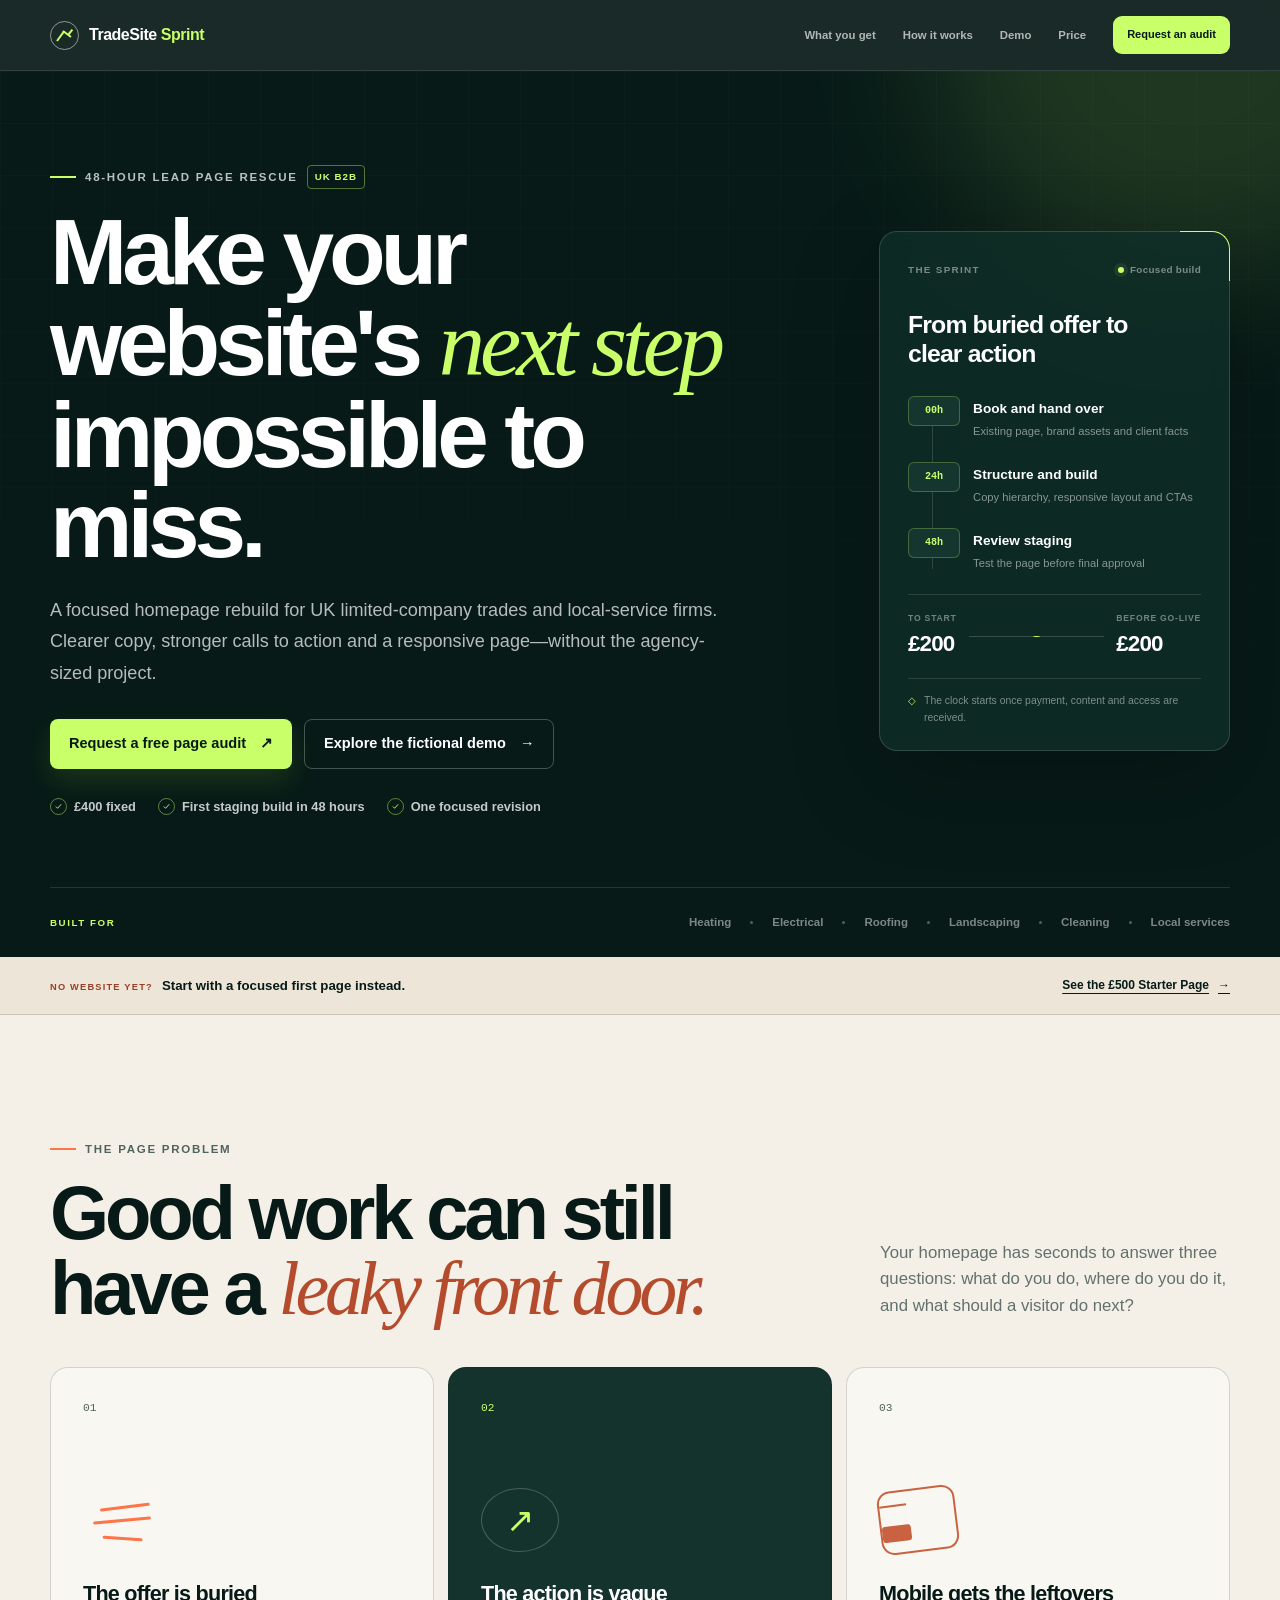
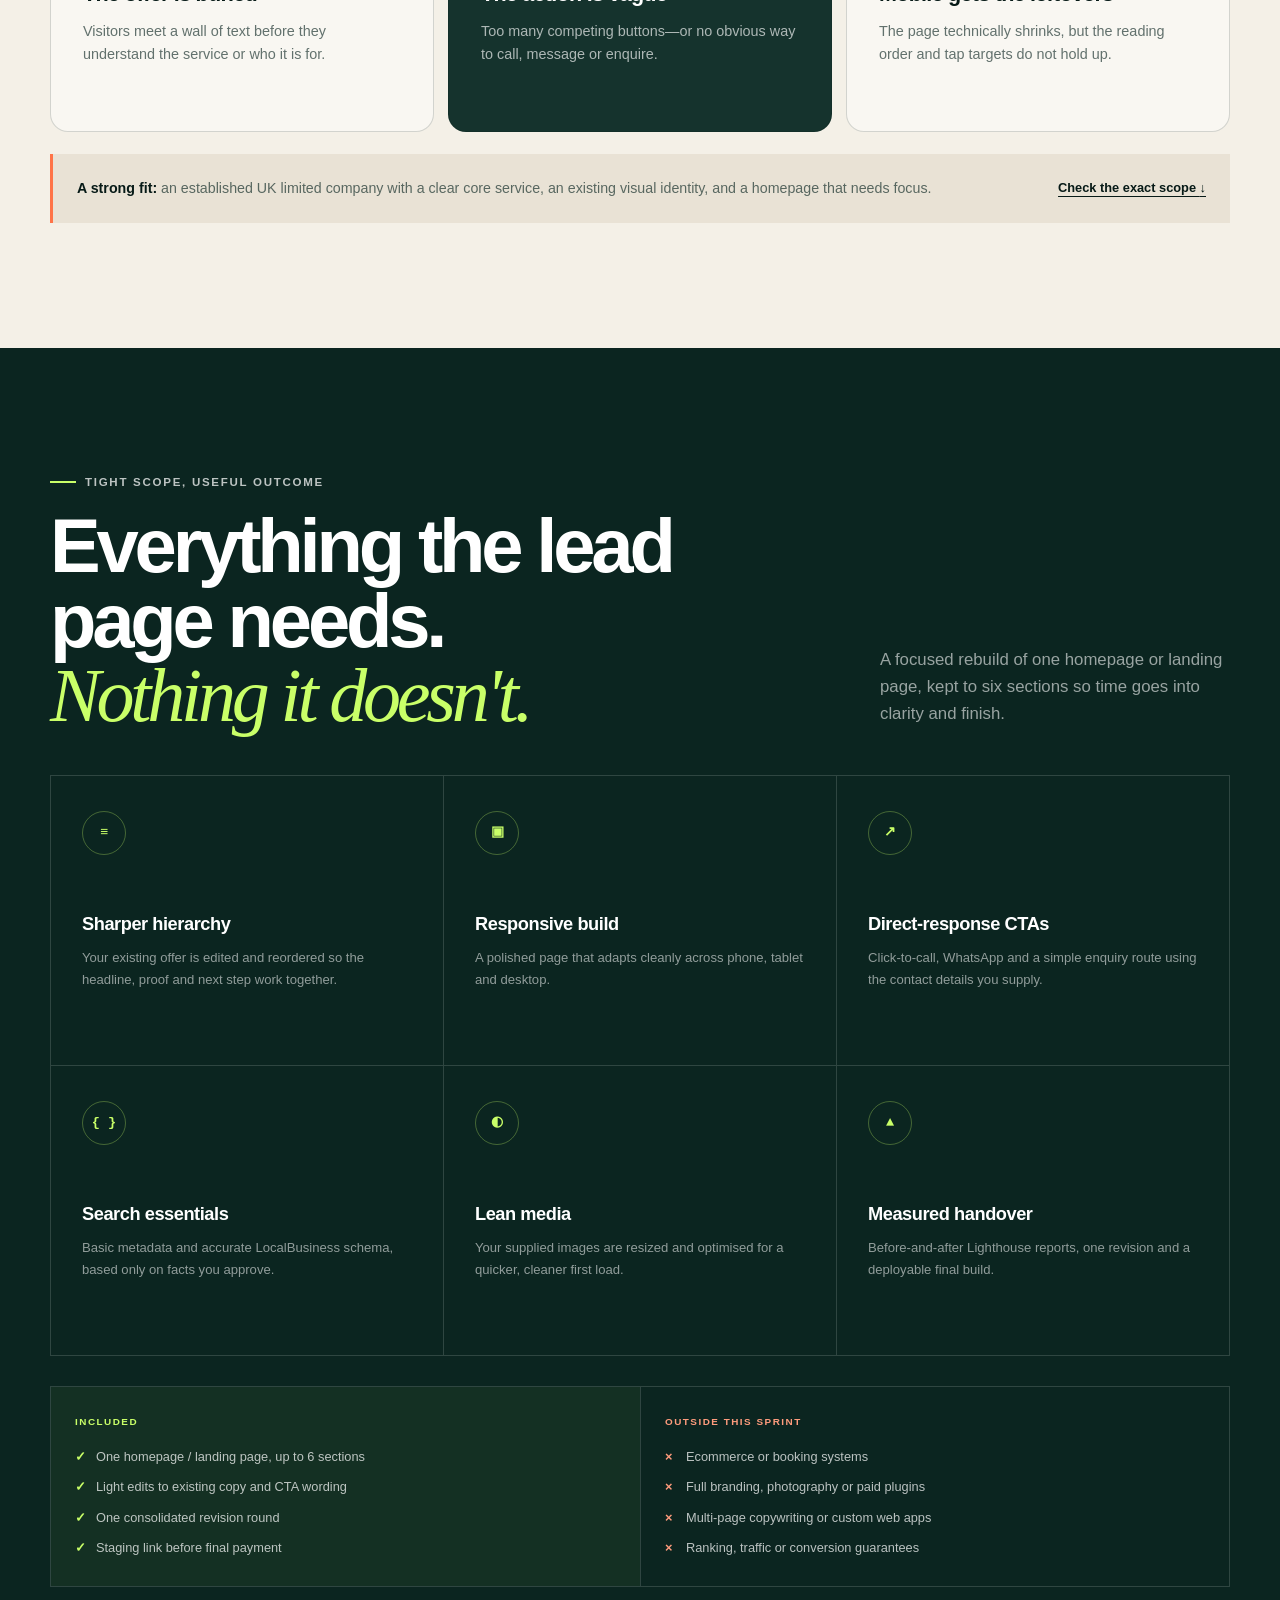
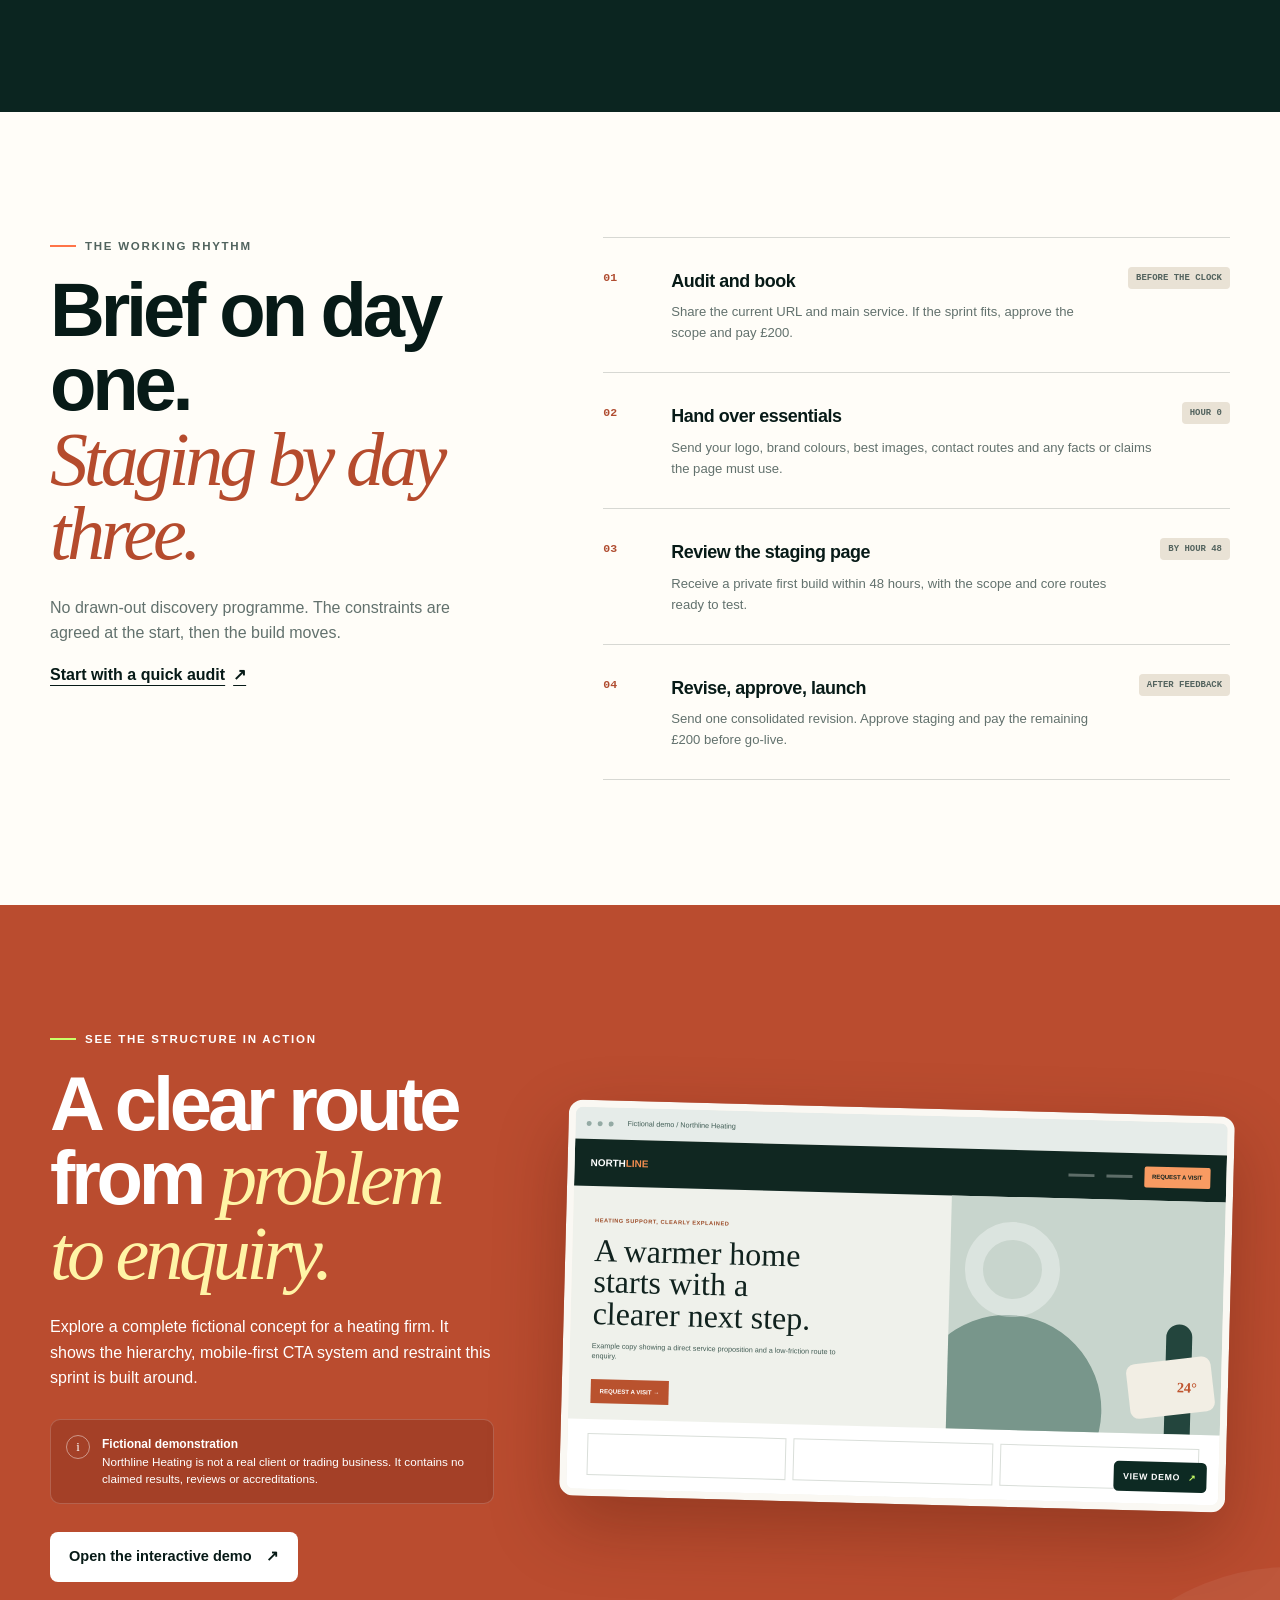
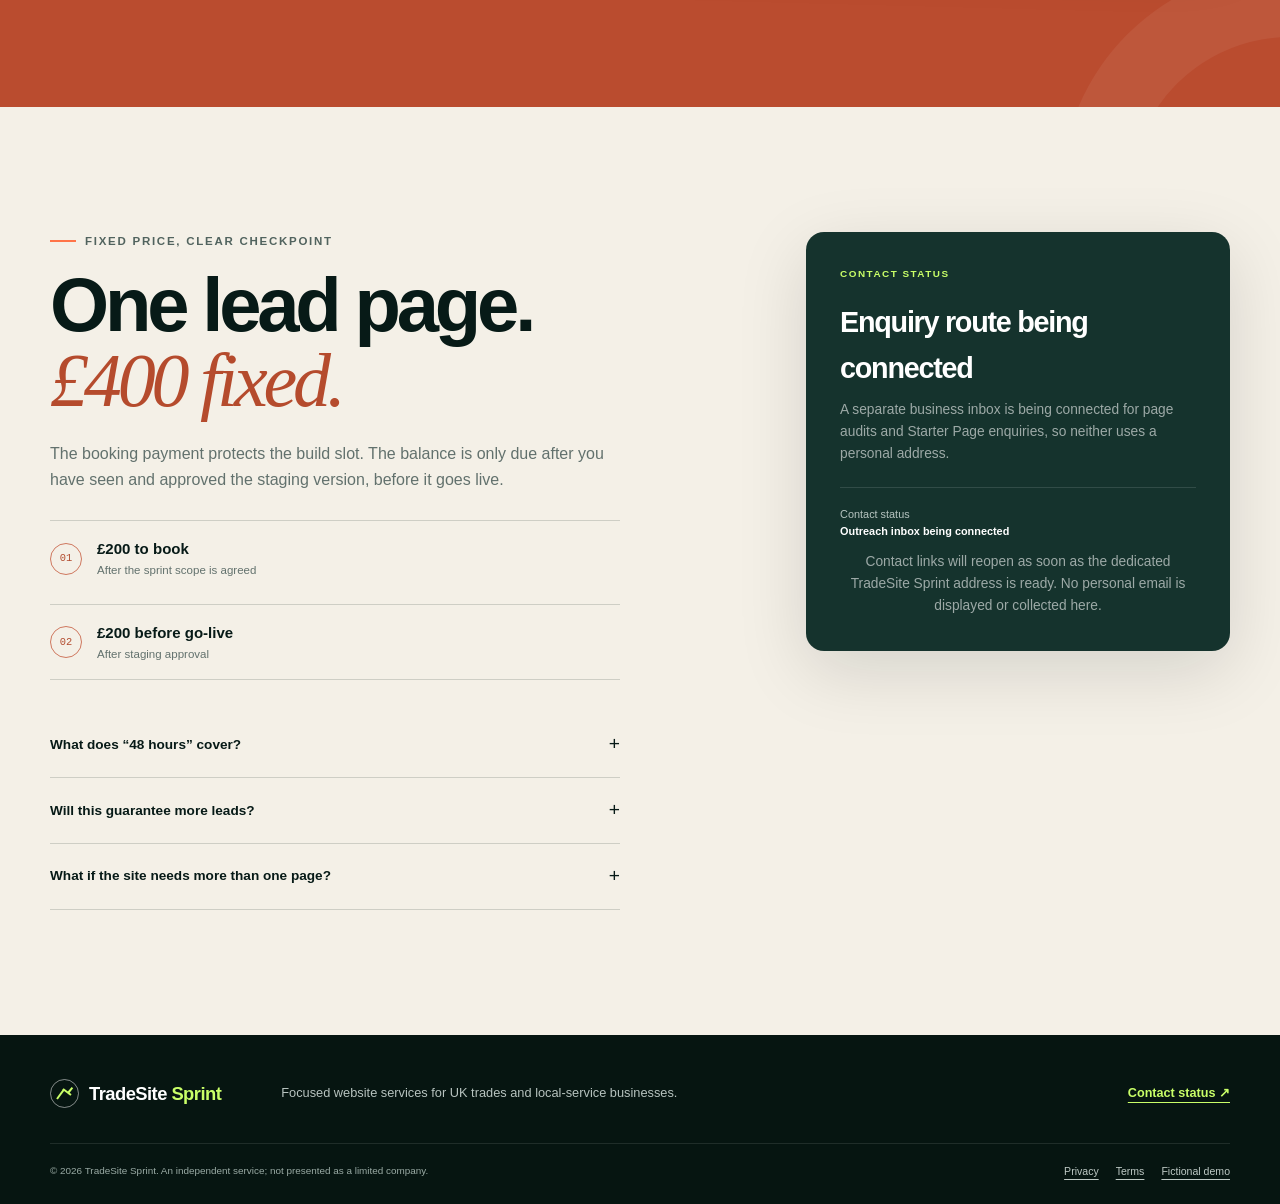
<file: index.html>
<!DOCTYPE html>
<html lang="en-GB">
<head>
  <meta charset="utf-8">
  <meta name="viewport" content="width=device-width, initial-scale=1">
  <title>TradeSite Sprint | 48-hour lead page rescue</title>
  <meta name="description" content="A focused 48-hour homepage rescue for UK limited-company trades and local-service firms. £400 fixed, with £200 to book.">
  <meta name="theme-color" content="#071a17">
  <meta property="og:type" content="website">
  <meta property="og:title" content="TradeSite Sprint | 48-hour lead page rescue">
  <meta property="og:description" content="Sharpen the page, simplify the next step, and launch a faster route to enquiry. £400 fixed.">
  <meta property="og:image" content="assets/social-card.svg">
  <meta property="og:image:alt" content="TradeSite Sprint, 48-hour lead page rescue">
  <meta name="twitter:card" content="summary_large_image">
  <link rel="icon" href="assets/favicon.svg" type="image/svg+xml">
  <link rel="stylesheet" href="styles.css">
  <script src="script.js" defer></script>
</head>
<body>
  <a class="skip-link" href="#main">Skip to main content</a>

  <header class="site-header" data-header>
    <div class="shell header-inner">
      <a class="brand" href="./" aria-label="TradeSite Sprint home">
        <span class="brand-mark" aria-hidden="true"><span></span></span>
        <span>TradeSite <strong>Sprint</strong></span>
      </a>
      <button class="nav-toggle" type="button" aria-expanded="false" aria-controls="site-nav">
        <span class="sr-only">Open navigation</span>
        <span aria-hidden="true"></span><span aria-hidden="true"></span>
      </button>
      <nav class="site-nav" id="site-nav" aria-label="Primary navigation">
        <a href="#scope">What you get</a>
        <a href="#process">How it works</a>
        <a href="#demo">Demo</a>
        <a href="#price">Price</a>
        <a class="nav-cta" href="#audit">Request an audit</a>
      </nav>
    </div>
  </header>

  <main id="main">
    <section class="hero" aria-labelledby="hero-title">
      <div class="hero-glow" aria-hidden="true"></div>
      <div class="shell hero-grid">
        <div class="hero-copy">
          <p class="eyebrow"><span></span> 48-hour Lead Page Rescue <b>UK B2B</b></p>
          <h1 id="hero-title">Make your website's <em>next step</em> impossible to miss.</h1>
          <p class="hero-lede">A focused homepage rebuild for UK limited-company trades and local-service firms. Clearer copy, stronger calls to action and a responsive page—without the agency-sized project.</p>
          <div class="hero-actions">
            <a class="button button-primary" href="#audit">Request a free page audit <span aria-hidden="true">↗</span></a>
            <a class="button button-quiet" href="demo/">Explore the fictional demo <span aria-hidden="true">→</span></a>
          </div>
          <ul class="hero-facts">
            <li><svg aria-hidden="true" viewBox="0 0 20 20"><path d="m4 10 4 4 8-9"/></svg> £400 fixed</li>
            <li><svg aria-hidden="true" viewBox="0 0 20 20"><path d="m4 10 4 4 8-9"/></svg> First staging build in 48 hours</li>
            <li><svg aria-hidden="true" viewBox="0 0 20 20"><path d="m4 10 4 4 8-9"/></svg> One focused revision</li>
          </ul>
        </div>

        <aside class="sprint-card" aria-label="Your 48-hour sprint at a glance">
          <div class="card-topline">
            <span>THE SPRINT</span>
            <span class="live-dot"><i></i> Focused build</span>
          </div>
          <p class="card-kicker">From buried offer to clear action</p>
          <ol class="mini-timeline">
            <li>
              <span class="time">00h</span>
              <div><b>Book and hand over</b><small>Existing page, brand assets and client facts</small></div>
            </li>
            <li>
              <span class="time">24h</span>
              <div><b>Structure and build</b><small>Copy hierarchy, responsive layout and CTAs</small></div>
            </li>
            <li>
              <span class="time">48h</span>
              <div><b>Review staging</b><small>Test the page before final approval</small></div>
            </li>
          </ol>
          <div class="payment-strip">
            <div><small>TO START</small><strong>£200</strong></div>
            <div class="payment-line" aria-hidden="true"><span></span></div>
            <div><small>BEFORE GO-LIVE</small><strong>£200</strong></div>
          </div>
          <p class="card-note"><span aria-hidden="true">◇</span> The clock starts once payment, content and access are received.</p>
        </aside>
      </div>
      <div class="shell signal-row">
        <span>BUILT FOR</span>
        <p>Heating</p><i></i><p>Electrical</p><i></i><p>Roofing</p><i></i><p>Landscaping</p><i></i><p>Cleaning</p><i></i><p>Local services</p>
      </div>
    </section>

    <aside class="starter-switch" aria-label="Alternative offer for businesses without a website">
      <div class="shell">
        <p><span>NO WEBSITE YET?</span><b>Start with a focused first page instead.</b></p>
        <a href="starter/">See the £500 Starter Page <span aria-hidden="true">→</span></a>
      </div>
    </aside>

    <section class="section problem-section" id="fit" aria-labelledby="fit-title">
      <div class="shell">
        <div class="section-heading split-heading">
          <div>
            <p class="eyebrow dark"><span></span> The page problem</p>
            <h2 id="fit-title">Good work can still have a <em>leaky front door.</em></h2>
          </div>
          <p>Your homepage has seconds to answer three questions: what do you do, where do you do it, and what should a visitor do next?</p>
        </div>
        <div class="problem-grid">
          <article class="problem-card">
            <span class="card-number">01</span>
            <div class="problem-icon" aria-hidden="true"><span class="messy-lines"></span></div>
            <h3>The offer is buried</h3>
            <p>Visitors meet a wall of text before they understand the service or who it is for.</p>
          </article>
          <article class="problem-card featured">
            <span class="card-number">02</span>
            <div class="problem-icon cursor-icon" aria-hidden="true">↗</div>
            <h3>The action is vague</h3>
            <p>Too many competing buttons—or no obvious way to call, message or enquire.</p>
          </article>
          <article class="problem-card">
            <span class="card-number">03</span>
            <div class="problem-icon phone-icon" aria-hidden="true"><span></span></div>
            <h3>Mobile gets the leftovers</h3>
            <p>The page technically shrinks, but the reading order and tap targets do not hold up.</p>
          </article>
        </div>
        <div class="fit-bar">
          <p><strong>A strong fit:</strong> an established UK limited company with a clear core service, an existing visual identity, and a homepage that needs focus.</p>
          <a href="#scope">Check the exact scope <span aria-hidden="true">↓</span></a>
        </div>
      </div>
    </section>

    <section class="section scope-section" id="scope" aria-labelledby="scope-title">
      <div class="shell">
        <div class="section-heading scope-heading">
          <div>
            <p class="eyebrow"><span></span> Tight scope, useful outcome</p>
            <h2 id="scope-title">Everything the lead page needs.<br><em>Nothing it doesn't.</em></h2>
          </div>
          <p>A focused rebuild of one homepage or landing page, kept to six sections so time goes into clarity and finish.</p>
        </div>
        <div class="deliverable-grid">
          <article>
            <span class="deliverable-icon" aria-hidden="true">≡</span>
            <h3>Sharper hierarchy</h3>
            <p>Your existing offer is edited and reordered so the headline, proof and next step work together.</p>
          </article>
          <article>
            <span class="deliverable-icon" aria-hidden="true">▣</span>
            <h3>Responsive build</h3>
            <p>A polished page that adapts cleanly across phone, tablet and desktop.</p>
          </article>
          <article>
            <span class="deliverable-icon" aria-hidden="true">↗</span>
            <h3>Direct-response CTAs</h3>
            <p>Click-to-call, WhatsApp and a simple enquiry route using the contact details you supply.</p>
          </article>
          <article>
            <span class="deliverable-icon" aria-hidden="true">{ }</span>
            <h3>Search essentials</h3>
            <p>Basic metadata and accurate LocalBusiness schema, based only on facts you approve.</p>
          </article>
          <article>
            <span class="deliverable-icon" aria-hidden="true">◐</span>
            <h3>Lean media</h3>
            <p>Your supplied images are resized and optimised for a quicker, cleaner first load.</p>
          </article>
          <article>
            <span class="deliverable-icon" aria-hidden="true">▲</span>
            <h3>Measured handover</h3>
            <p>Before-and-after Lighthouse reports, one revision and a deployable final build.</p>
          </article>
        </div>
        <div class="boundary-grid">
          <div class="included-panel">
            <p class="panel-label">INCLUDED</p>
            <ul>
              <li>One homepage / landing page, up to 6 sections</li>
              <li>Light edits to existing copy and CTA wording</li>
              <li>One consolidated revision round</li>
              <li>Staging link before final payment</li>
            </ul>
          </div>
          <div class="excluded-panel">
            <p class="panel-label">OUTSIDE THIS SPRINT</p>
            <ul>
              <li>Ecommerce or booking systems</li>
              <li>Full branding, photography or paid plugins</li>
              <li>Multi-page copywriting or custom web apps</li>
              <li>Ranking, traffic or conversion guarantees</li>
            </ul>
          </div>
        </div>
      </div>
    </section>

    <section class="section process-section" id="process" aria-labelledby="process-title">
      <div class="shell process-shell">
        <div class="process-intro">
          <p class="eyebrow dark"><span></span> The working rhythm</p>
          <h2 id="process-title">Brief on day one.<br><em>Staging by day three.</em></h2>
          <p>No drawn-out discovery programme. The constraints are agreed at the start, then the build moves.</p>
          <a class="text-link" href="#audit">Start with a quick audit <span aria-hidden="true">↗</span></a>
        </div>
        <ol class="process-list">
          <li>
            <span class="step-number">01</span>
            <div><h3>Audit and book</h3><p>Share the current URL and main service. If the sprint fits, approve the scope and pay £200.</p></div>
            <span class="step-tag">BEFORE THE CLOCK</span>
          </li>
          <li>
            <span class="step-number">02</span>
            <div><h3>Hand over essentials</h3><p>Send your logo, brand colours, best images, contact routes and any facts or claims the page must use.</p></div>
            <span class="step-tag">HOUR 0</span>
          </li>
          <li>
            <span class="step-number">03</span>
            <div><h3>Review the staging page</h3><p>Receive a private first build within 48 hours, with the scope and core routes ready to test.</p></div>
            <span class="step-tag">BY HOUR 48</span>
          </li>
          <li>
            <span class="step-number">04</span>
            <div><h3>Revise, approve, launch</h3><p>Send one consolidated revision. Approve staging and pay the remaining £200 before go-live.</p></div>
            <span class="step-tag">AFTER FEEDBACK</span>
          </li>
        </ol>
      </div>
    </section>

    <section class="section demo-section" id="demo" aria-labelledby="demo-title">
      <div class="shell demo-grid">
        <div class="demo-copy">
          <p class="eyebrow"><span></span> See the structure in action</p>
          <h2 id="demo-title">A clear route from <em>problem to enquiry.</em></h2>
          <p>Explore a complete fictional concept for a heating firm. It shows the hierarchy, mobile-first CTA system and restraint this sprint is built around.</p>
          <div class="fiction-notice">
            <span aria-hidden="true">i</span>
            <p><strong>Fictional demonstration</strong>Northline Heating is not a real client or trading business. It contains no claimed results, reviews or accreditations.</p>
          </div>
          <a class="button button-light" href="demo/">Open the interactive demo <span aria-hidden="true">↗</span></a>
        </div>
        <a class="browser-mockup" href="demo/">
          <div class="browser-bar"><i></i><i></i><i></i><span>Fictional demo / Northline Heating</span></div>
          <div class="mock-page">
            <div class="mock-nav"><b>NORTH<span>LINE</span></b><div></div><div></div><span class="mock-button">REQUEST A VISIT</span></div>
            <div class="mock-hero">
              <div class="mock-copy">
                <small>HEATING SUPPORT, CLEARLY EXPLAINED</small>
                <strong>A warmer home starts with a clearer next step.</strong>
                <p>Example copy showing a direct service proposition and a low-friction route to enquiry.</p>
                <span>REQUEST A VISIT →</span>
              </div>
              <div class="mock-visual" aria-hidden="true"><span></span><i></i><b>24°</b></div>
            </div>
            <div class="mock-cards"><span></span><span></span><span></span></div>
          </div>
          <span class="open-label">VIEW DEMO <b aria-hidden="true">↗</b></span>
        </a>
      </div>
    </section>

    <section class="section price-section" id="price" aria-labelledby="price-title">
      <div class="shell price-grid">
        <div class="price-copy">
          <p class="eyebrow dark"><span></span> Fixed price, clear checkpoint</p>
          <h2 id="price-title">One lead page.<br><em>£400 fixed.</em></h2>
          <p>The booking payment protects the build slot. The balance is only due after you have seen and approved the staging version, before it goes live.</p>
          <div class="price-breakdown">
            <div><span>01</span><p><b>£200 to book</b><small>After the sprint scope is agreed</small></p></div>
            <div><span>02</span><p><b>£200 before go-live</b><small>After staging approval</small></p></div>
          </div>
          <div class="faq-list">
            <details>
              <summary>What does “48 hours” cover?<span aria-hidden="true">+</span></summary>
              <p>The first staging build is delivered within 48 hours of receiving the booking payment, agreed content, assets and required access. Revision timing depends on when feedback arrives.</p>
            </details>
            <details>
              <summary>Will this guarantee more leads?<span aria-hidden="true">+</span></summary>
              <p>No. The sprint improves clarity, hierarchy, speed and enquiry routes, but traffic, rankings and conversions depend on factors outside one page and are not guaranteed.</p>
            </details>
            <details>
              <summary>What if the site needs more than one page?<span aria-hidden="true">+</span></summary>
              <p>The audit will flag it. This fixed sprint stays focused on one page; any additional work would need a separate written scope and price.</p>
            </details>
          </div>
        </div>

        <div class="audit-panel" id="audit">
          <span class="contact-anchor" id="contact" aria-hidden="true"></span>
          <p class="panel-label">CONTACT STATUS</p>
          <h3>Enquiry route being connected</h3>
          <p>A separate business inbox is being connected for page audits and Starter Page enquiries, so neither uses a personal address.</p>
          <div class="email-fallback">
            <span>Contact status</span>
            <strong>Outreach inbox being connected</strong>
          </div>
          <p class="form-note">Contact links will reopen as soon as the dedicated TradeSite Sprint address is ready. No personal email is displayed or collected here.</p>
        </div>
      </div>
    </section>
  </main>

  <footer class="site-footer">
    <div class="shell footer-top">
      <a class="brand footer-brand" href="./" aria-label="TradeSite Sprint home">
        <span class="brand-mark" aria-hidden="true"><span></span></span>
        <span>TradeSite <strong>Sprint</strong></span>
      </a>
      <p>Focused website services for UK trades and local-service businesses.</p>
      <a class="footer-email" href="#audit">Contact status <span aria-hidden="true">↗</span></a>
    </div>
    <div class="shell footer-bottom">
      <p>© <span data-year>2026</span> TradeSite Sprint. An independent service; not presented as a limited company.</p>
      <nav aria-label="Legal navigation"><a href="privacy.html">Privacy</a><a href="terms.html">Terms</a><a href="demo/">Fictional demo</a></nav>
    </div>
  </footer>
</body>
</html>
</file>
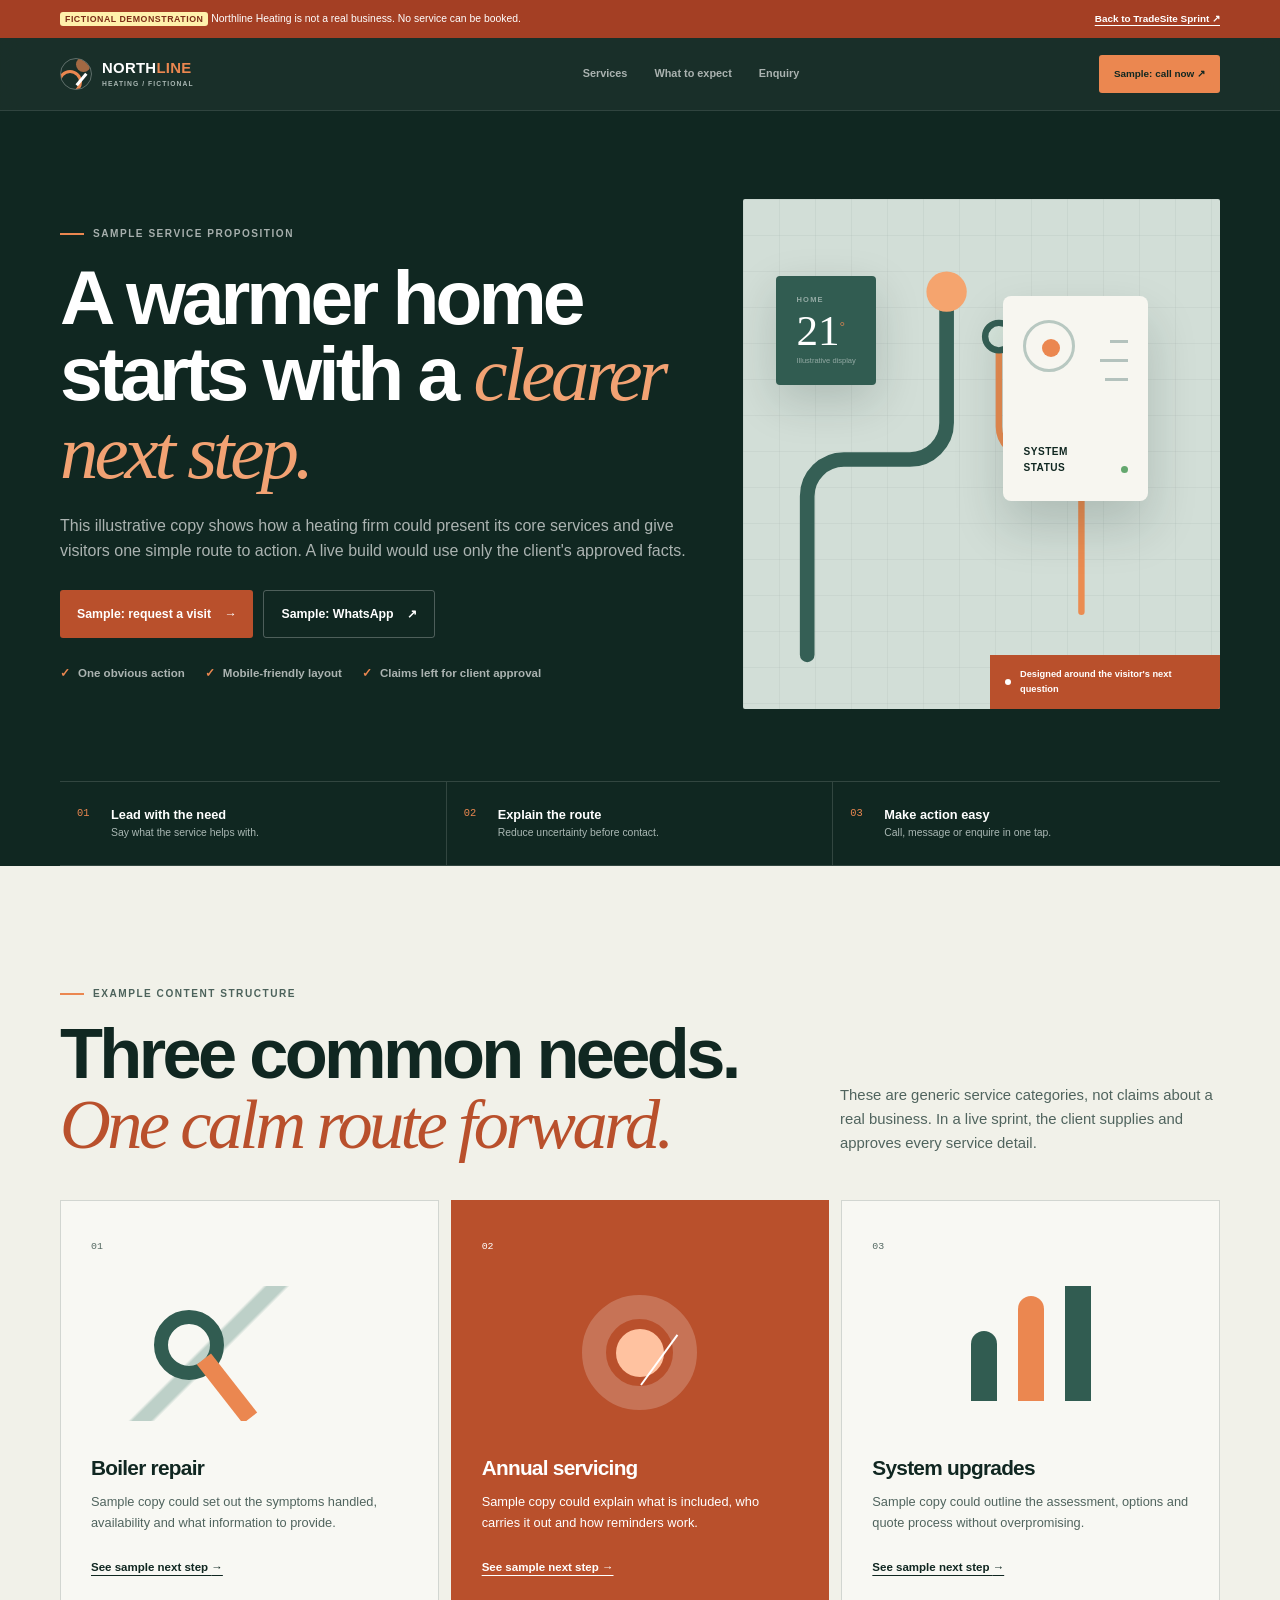
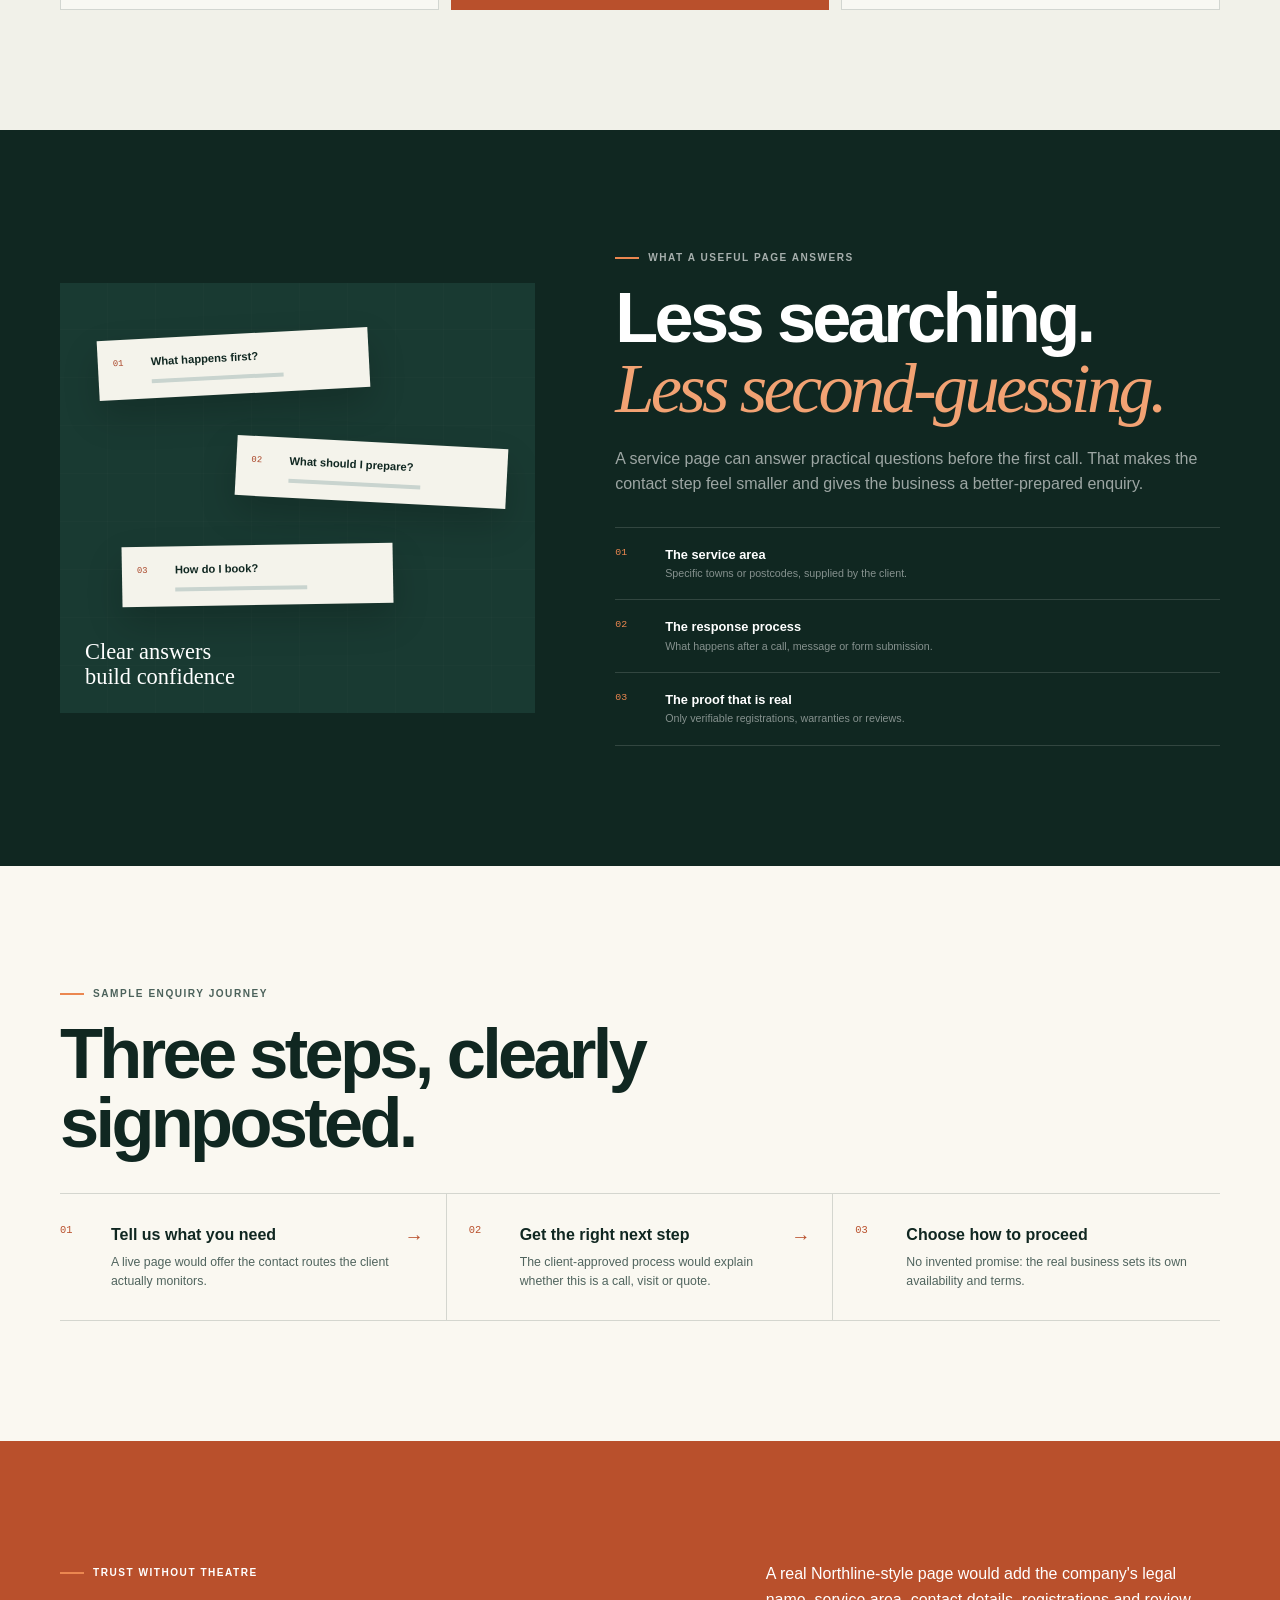
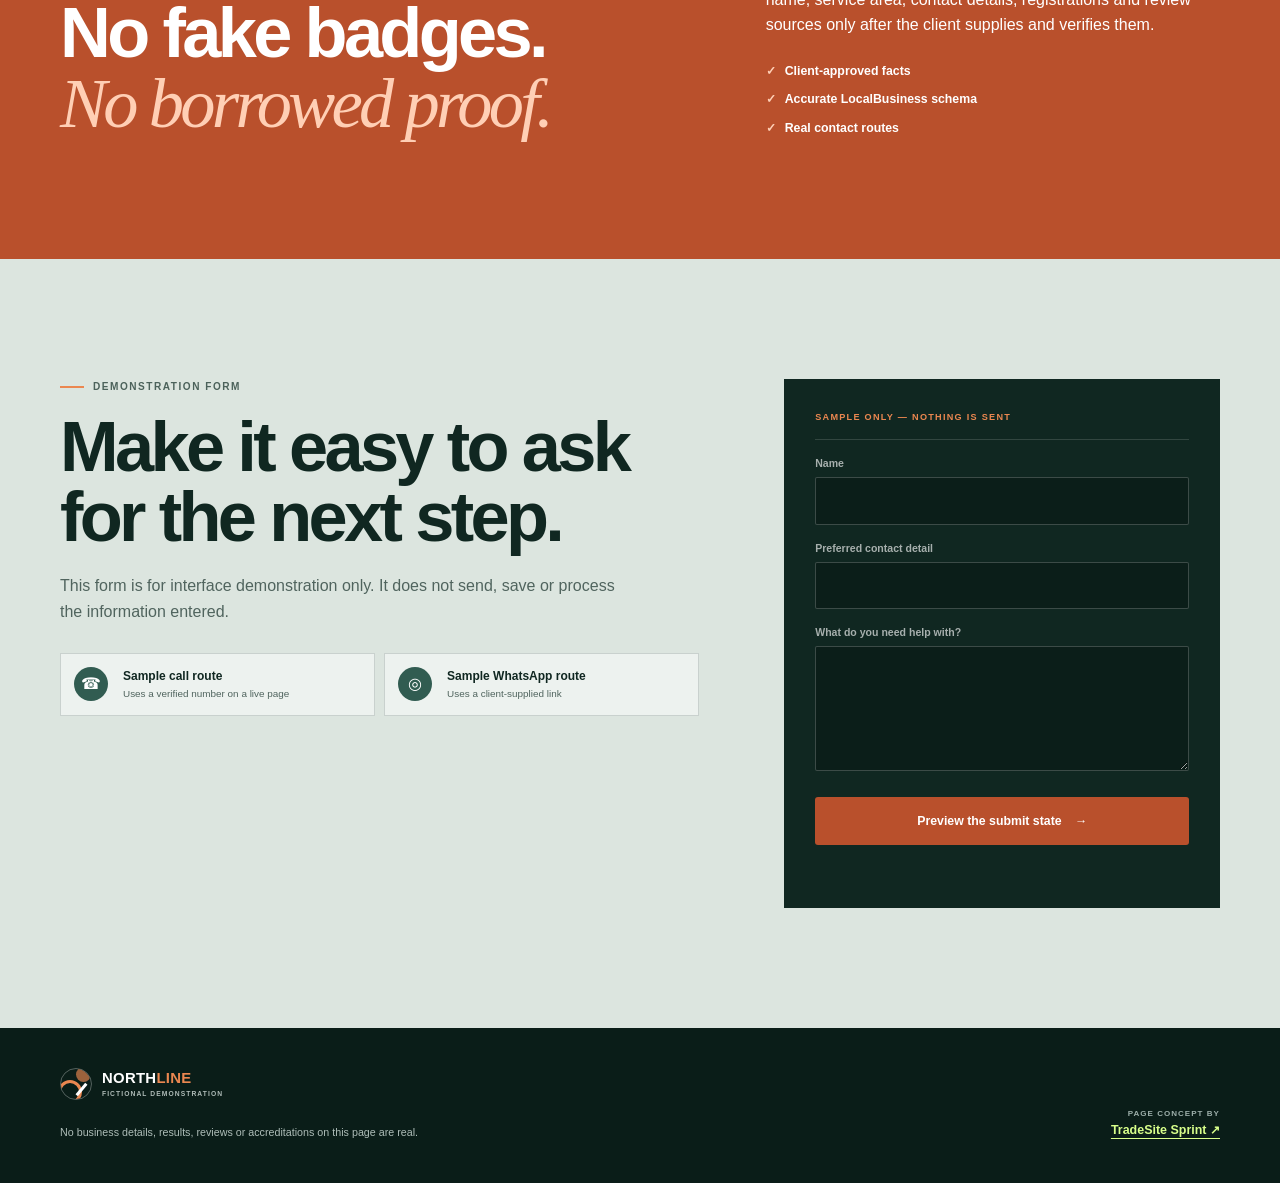
<file: demo/index.html>
<!DOCTYPE html>
<html lang="en-GB">
<head>
  <meta charset="utf-8">
  <meta name="viewport" content="width=device-width, initial-scale=1">
  <title>Northline Heating | Fictional TradeSite Sprint demo</title>
  <meta name="description" content="A clearly labelled fictional homepage demonstration created by TradeSite Sprint. Northline Heating is not a real trading business.">
  <meta name="robots" content="noindex,nofollow">
  <meta name="theme-color" content="#102721">
  <link rel="icon" href="../assets/favicon.svg" type="image/svg+xml">
  <link rel="stylesheet" href="demo.css">
  <script src="demo.js" defer></script>
  <!-- No LocalBusiness schema is included: this demo is fictional. Live builds use only verified client-supplied facts. -->
</head>
<body>
  <a class="skip-link" href="#demo-main">Skip to demo content</a>
  <aside class="fiction-banner" aria-label="Demonstration notice">
    <div class="demo-shell">
      <p><strong>Fictional demonstration</strong> Northline Heating is not a real business. No service can be booked.</p>
      <a href="../">Back to TradeSite Sprint <span aria-hidden="true">↗</span></a>
    </div>
  </aside>

  <header class="demo-header">
    <div class="demo-shell header-row">
      <a class="northline-brand" href="./">
        <span class="northline-mark" aria-hidden="true"><i></i></span>
        <span>NORTH<em>LINE</em><small>HEATING / FICTIONAL</small></span>
      </a>
      <nav class="desktop-nav" aria-label="Fictional demo navigation">
        <a href="#services">Services</a>
        <a href="#approach">What to expect</a>
        <a href="#enquiry">Enquiry</a>
      </nav>
      <button class="demo-header-cta" type="button" data-demo-action="phone">Sample: call now <span aria-hidden="true">↗</span></button>
    </div>
  </header>

  <main id="demo-main">
    <section class="demo-hero" aria-labelledby="northline-title">
      <div class="demo-shell demo-hero-grid">
        <div class="demo-hero-copy">
          <p class="demo-eyebrow"><span></span> Sample service proposition</p>
          <h1 id="northline-title">A warmer home starts with a <em>clearer next step.</em></h1>
          <p class="hero-summary">This illustrative copy shows how a heating firm could present its core services and give visitors one simple route to action. A live build would use only the client's approved facts.</p>
          <div class="demo-actions">
            <a class="demo-button demo-button-primary" href="#enquiry">Sample: request a visit <span aria-hidden="true">→</span></a>
            <button class="demo-button demo-button-secondary" type="button" data-demo-action="whatsapp">Sample: WhatsApp <span aria-hidden="true">↗</span></button>
          </div>
          <ul class="hero-notes">
            <li><span aria-hidden="true">✓</span> One obvious action</li>
            <li><span aria-hidden="true">✓</span> Mobile-friendly layout</li>
            <li><span aria-hidden="true">✓</span> Claims left for client approval</li>
          </ul>
        </div>

        <div class="heating-visual" aria-hidden="true">
          <div class="visual-grid"></div>
          <svg class="pipe-art" viewBox="0 0 520 510" fill="none">
            <path d="M70 474V301c0-22 18-40 40-40h72c22 0 40-18 40-40V94" stroke="#355f55" stroke-width="16" stroke-linecap="round"/>
            <path d="M369 427V291c0-18-15-33-33-33h-24c-18 0-33-15-33-33v-81" stroke="#eb8c51" stroke-width="7" stroke-linecap="round"/>
            <circle cx="222" cy="78" r="22" fill="#f5a46e"/>
            <circle cx="279" cy="127" r="15" fill="#d8e6dd" stroke="#355f55" stroke-width="7"/>
          </svg>
          <div class="boiler-shape">
            <span class="boiler-light"></span>
            <i></i><i></i><i></i>
            <b>System<br>status</b>
          </div>
          <div class="thermostat-card">
            <span>HOME</span>
            <strong>21<sup>°</sup></strong>
            <small>Illustrative display</small>
          </div>
          <div class="visual-label"><span></span> Designed around the visitor's next question</div>
        </div>
      </div>
      <div class="demo-shell demo-principles">
        <p><span>01</span><b>Lead with the need</b><small>Say what the service helps with.</small></p>
        <p><span>02</span><b>Explain the route</b><small>Reduce uncertainty before contact.</small></p>
        <p><span>03</span><b>Make action easy</b><small>Call, message or enquire in one tap.</small></p>
      </div>
    </section>

    <section class="demo-section service-section" id="services" aria-labelledby="services-title">
      <div class="demo-shell">
        <div class="demo-section-heading">
          <div>
            <p class="demo-eyebrow dark"><span></span> Example content structure</p>
            <h2 id="services-title">Three common needs.<br><em>One calm route forward.</em></h2>
          </div>
          <p>These are generic service categories, not claims about a real business. In a live sprint, the client supplies and approves every service detail.</p>
        </div>
        <div class="service-grid">
          <article>
            <span class="service-index">01</span>
            <div class="service-art repair-art" aria-hidden="true"><i></i><i></i></div>
            <h3>Boiler repair</h3>
            <p>Sample copy could set out the symptoms handled, availability and what information to provide.</p>
            <button type="button" data-demo-action="service">See sample next step <span aria-hidden="true">→</span></button>
          </article>
          <article class="warm-card">
            <span class="service-index">02</span>
            <div class="service-art service-art-ring" aria-hidden="true"><i></i></div>
            <h3>Annual servicing</h3>
            <p>Sample copy could explain what is included, who carries it out and how reminders work.</p>
            <button type="button" data-demo-action="service">See sample next step <span aria-hidden="true">→</span></button>
          </article>
          <article>
            <span class="service-index">03</span>
            <div class="service-art upgrade-art" aria-hidden="true"><i></i><i></i><i></i></div>
            <h3>System upgrades</h3>
            <p>Sample copy could outline the assessment, options and quote process without overpromising.</p>
            <button type="button" data-demo-action="service">See sample next step <span aria-hidden="true">→</span></button>
          </article>
        </div>
      </div>
    </section>

    <section class="demo-section approach-section" id="approach" aria-labelledby="approach-title">
      <div class="demo-shell approach-grid">
        <div class="approach-visual" aria-hidden="true">
          <div class="approach-lines"></div>
          <div class="answer-card one"><span>01</span><p>What happens first?</p><i></i></div>
          <div class="answer-card two"><span>02</span><p>What should I prepare?</p><i></i></div>
          <div class="answer-card three"><span>03</span><p>How do I book?</p><i></i></div>
          <b>Clear answers<br>build confidence</b>
        </div>
        <div class="approach-copy">
          <p class="demo-eyebrow"><span></span> What a useful page answers</p>
          <h2 id="approach-title">Less searching.<br><em>Less second-guessing.</em></h2>
          <p>A service page can answer practical questions before the first call. That makes the contact step feel smaller and gives the business a better-prepared enquiry.</p>
          <div class="answer-list">
            <div><span>01</span><p><b>The service area</b><small>Specific towns or postcodes, supplied by the client.</small></p></div>
            <div><span>02</span><p><b>The response process</b><small>What happens after a call, message or form submission.</small></p></div>
            <div><span>03</span><p><b>The proof that is real</b><small>Only verifiable registrations, warranties or reviews.</small></p></div>
          </div>
        </div>
      </div>
    </section>

    <section class="demo-section journey-section" aria-labelledby="journey-title">
      <div class="demo-shell">
        <div class="journey-heading">
          <p class="demo-eyebrow dark"><span></span> Sample enquiry journey</p>
          <h2 id="journey-title">Three steps, clearly signposted.</h2>
        </div>
        <ol class="journey-list">
          <li><span>01</span><div><h3>Tell us what you need</h3><p>A live page would offer the contact routes the client actually monitors.</p></div><i aria-hidden="true">→</i></li>
          <li><span>02</span><div><h3>Get the right next step</h3><p>The client-approved process would explain whether this is a call, visit or quote.</p></div><i aria-hidden="true">→</i></li>
          <li><span>03</span><div><h3>Choose how to proceed</h3><p>No invented promise: the real business sets its own availability and terms.</p></div></li>
        </ol>
      </div>
    </section>

    <section class="demo-section truth-section" aria-labelledby="truth-title">
      <div class="demo-shell truth-grid">
        <div>
          <p class="demo-eyebrow"><span></span> Trust without theatre</p>
          <h2 id="truth-title">No fake badges.<br><em>No borrowed proof.</em></h2>
        </div>
        <div class="truth-copy">
          <p>A real Northline-style page would add the company's legal name, service area, contact details, registrations and review sources only after the client supplies and verifies them.</p>
          <ul>
            <li><span aria-hidden="true">✓</span> Client-approved facts</li>
            <li><span aria-hidden="true">✓</span> Accurate LocalBusiness schema</li>
            <li><span aria-hidden="true">✓</span> Real contact routes</li>
          </ul>
        </div>
      </div>
    </section>

    <section class="demo-section enquiry-section" id="enquiry" aria-labelledby="enquiry-title">
      <div class="demo-shell enquiry-grid">
        <div class="enquiry-copy">
          <p class="demo-eyebrow dark"><span></span> Demonstration form</p>
          <h2 id="enquiry-title">Make it easy to ask for the next step.</h2>
          <p>This form is for interface demonstration only. It does not send, save or process the information entered.</p>
          <div class="contact-route-grid">
            <button type="button" data-demo-action="phone"><span aria-hidden="true">☎</span><span class="route-copy"><b>Sample call route</b><small>Uses a verified number on a live page</small></span></button>
            <button type="button" data-demo-action="whatsapp"><span aria-hidden="true">◎</span><span class="route-copy"><b>Sample WhatsApp route</b><small>Uses a client-supplied link</small></span></button>
          </div>
        </div>
        <form class="sample-form" data-demo-form>
          <p class="sample-label">SAMPLE ONLY — NOTHING IS SENT</p>
          <div class="sample-field-row">
            <label for="demo-name">Name</label>
            <input id="demo-name" name="name" type="text" autocomplete="off" required>
          </div>
          <div class="sample-field-row">
            <label for="demo-contact">Preferred contact detail</label>
            <input id="demo-contact" name="contact" type="text" autocomplete="off" required>
          </div>
          <div class="sample-field-row">
            <label for="demo-message">What do you need help with?</label>
            <textarea id="demo-message" name="message" rows="4" required></textarea>
          </div>
          <button class="demo-button demo-button-primary" type="submit">Preview the submit state <span aria-hidden="true">→</span></button>
          <p class="sample-status" data-demo-status role="status" aria-live="polite"></p>
        </form>
      </div>
    </section>
  </main>

  <footer class="demo-footer">
    <div class="demo-shell demo-footer-grid">
      <div>
        <a class="northline-brand" href="./">
          <span class="northline-mark" aria-hidden="true"><i></i></span>
          <span>NORTH<em>LINE</em><small>FICTIONAL DEMONSTRATION</small></span>
        </a>
        <p>No business details, results, reviews or accreditations on this page are real.</p>
      </div>
      <a class="built-by" href="../"><span>PAGE CONCEPT BY</span><b>TradeSite Sprint ↗</b></a>
    </div>
  </footer>

  <div class="demo-toast" data-demo-toast role="status" aria-live="polite" hidden>
    <span aria-hidden="true">i</span>
    <p><strong>Demo interaction only</strong><small></small></p>
    <button type="button" aria-label="Close message">×</button>
  </div>

  <div class="mobile-demo-cta">
    <a href="#enquiry">Sample: request a visit</a>
  </div>
</body>
</html>
</file>
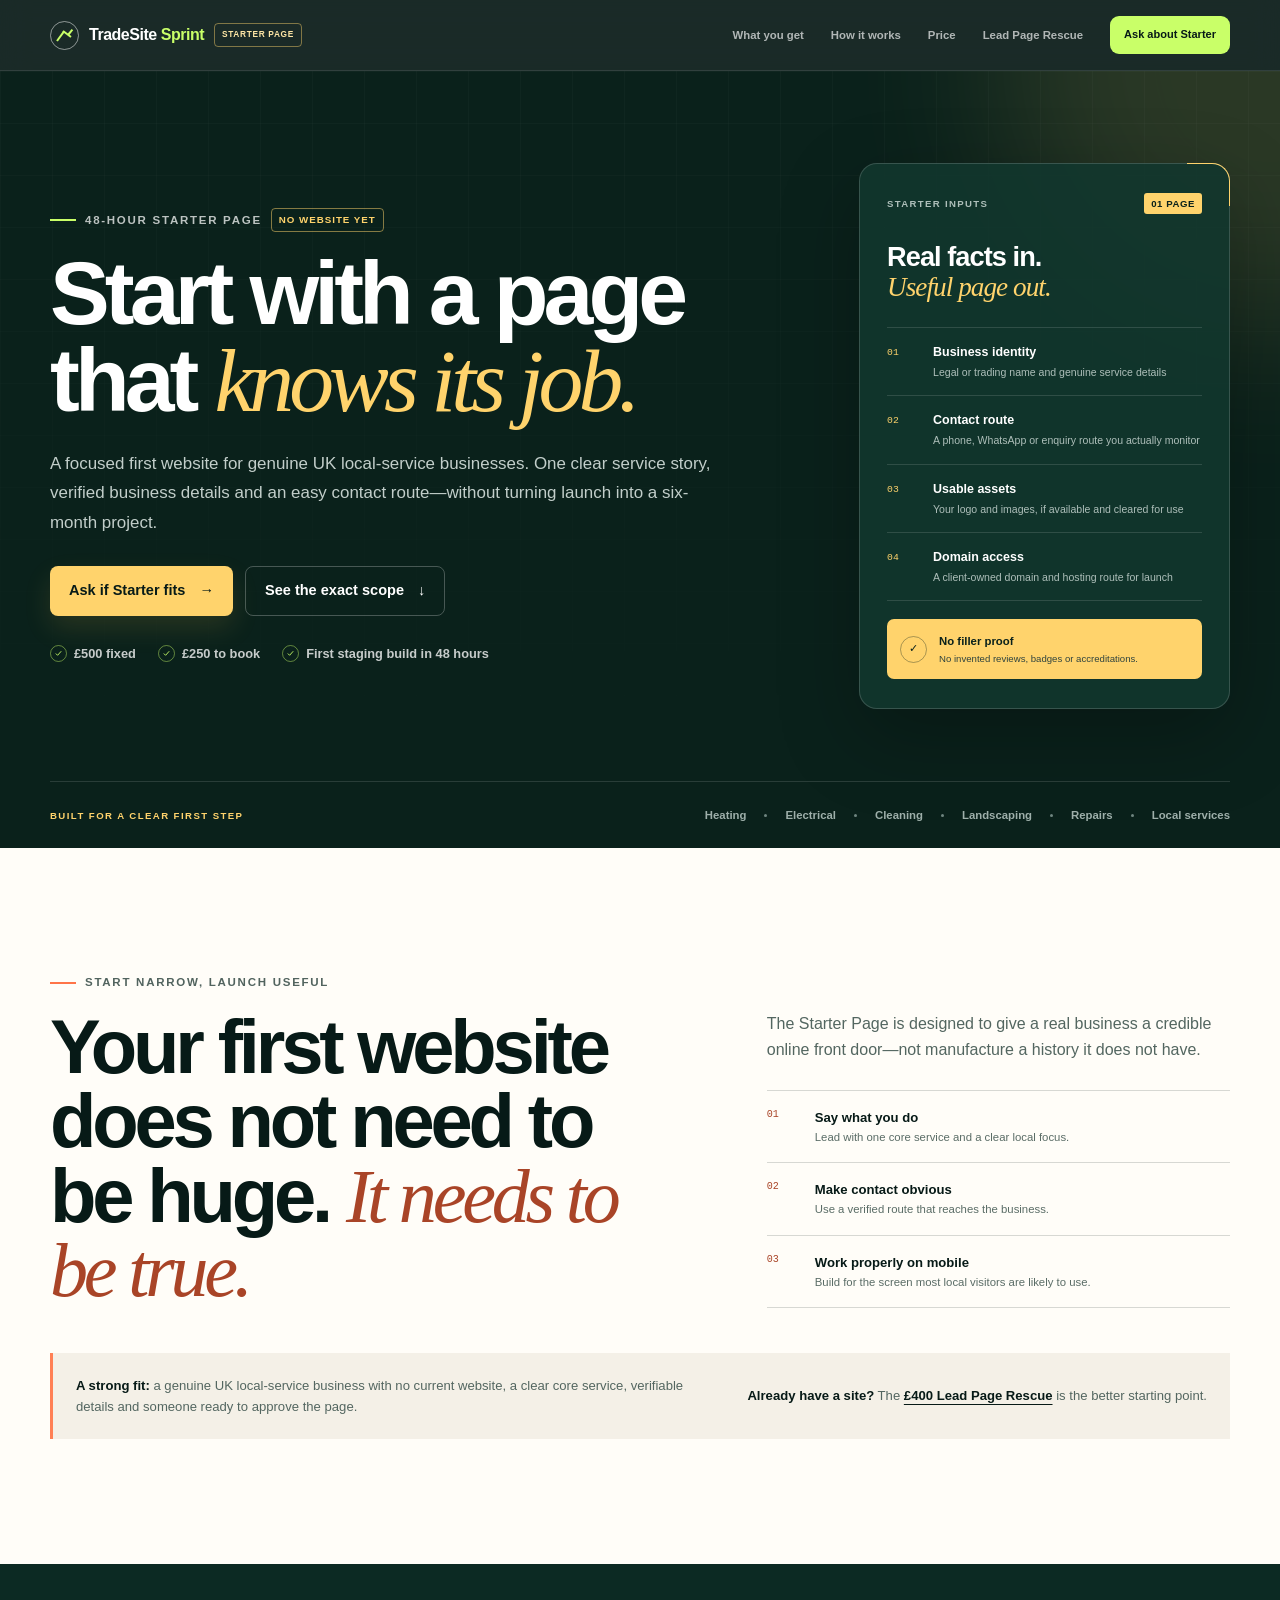
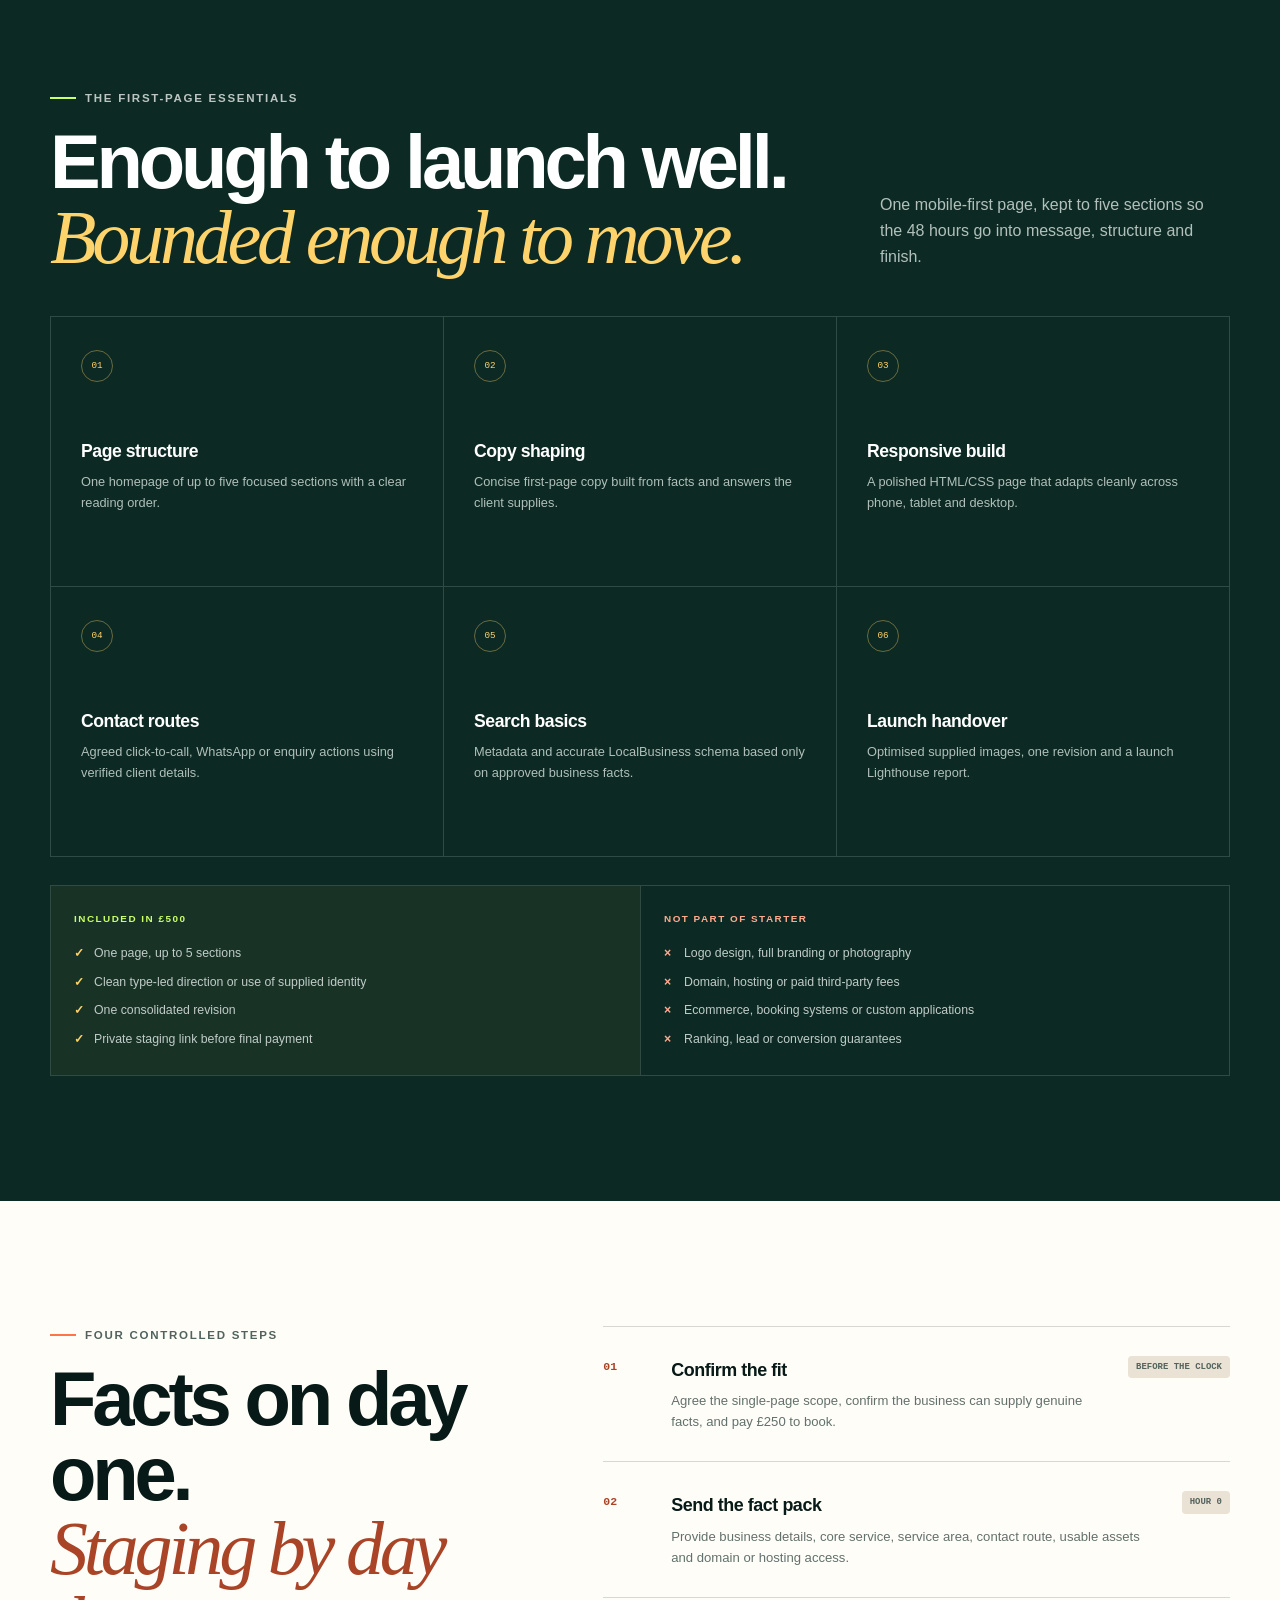
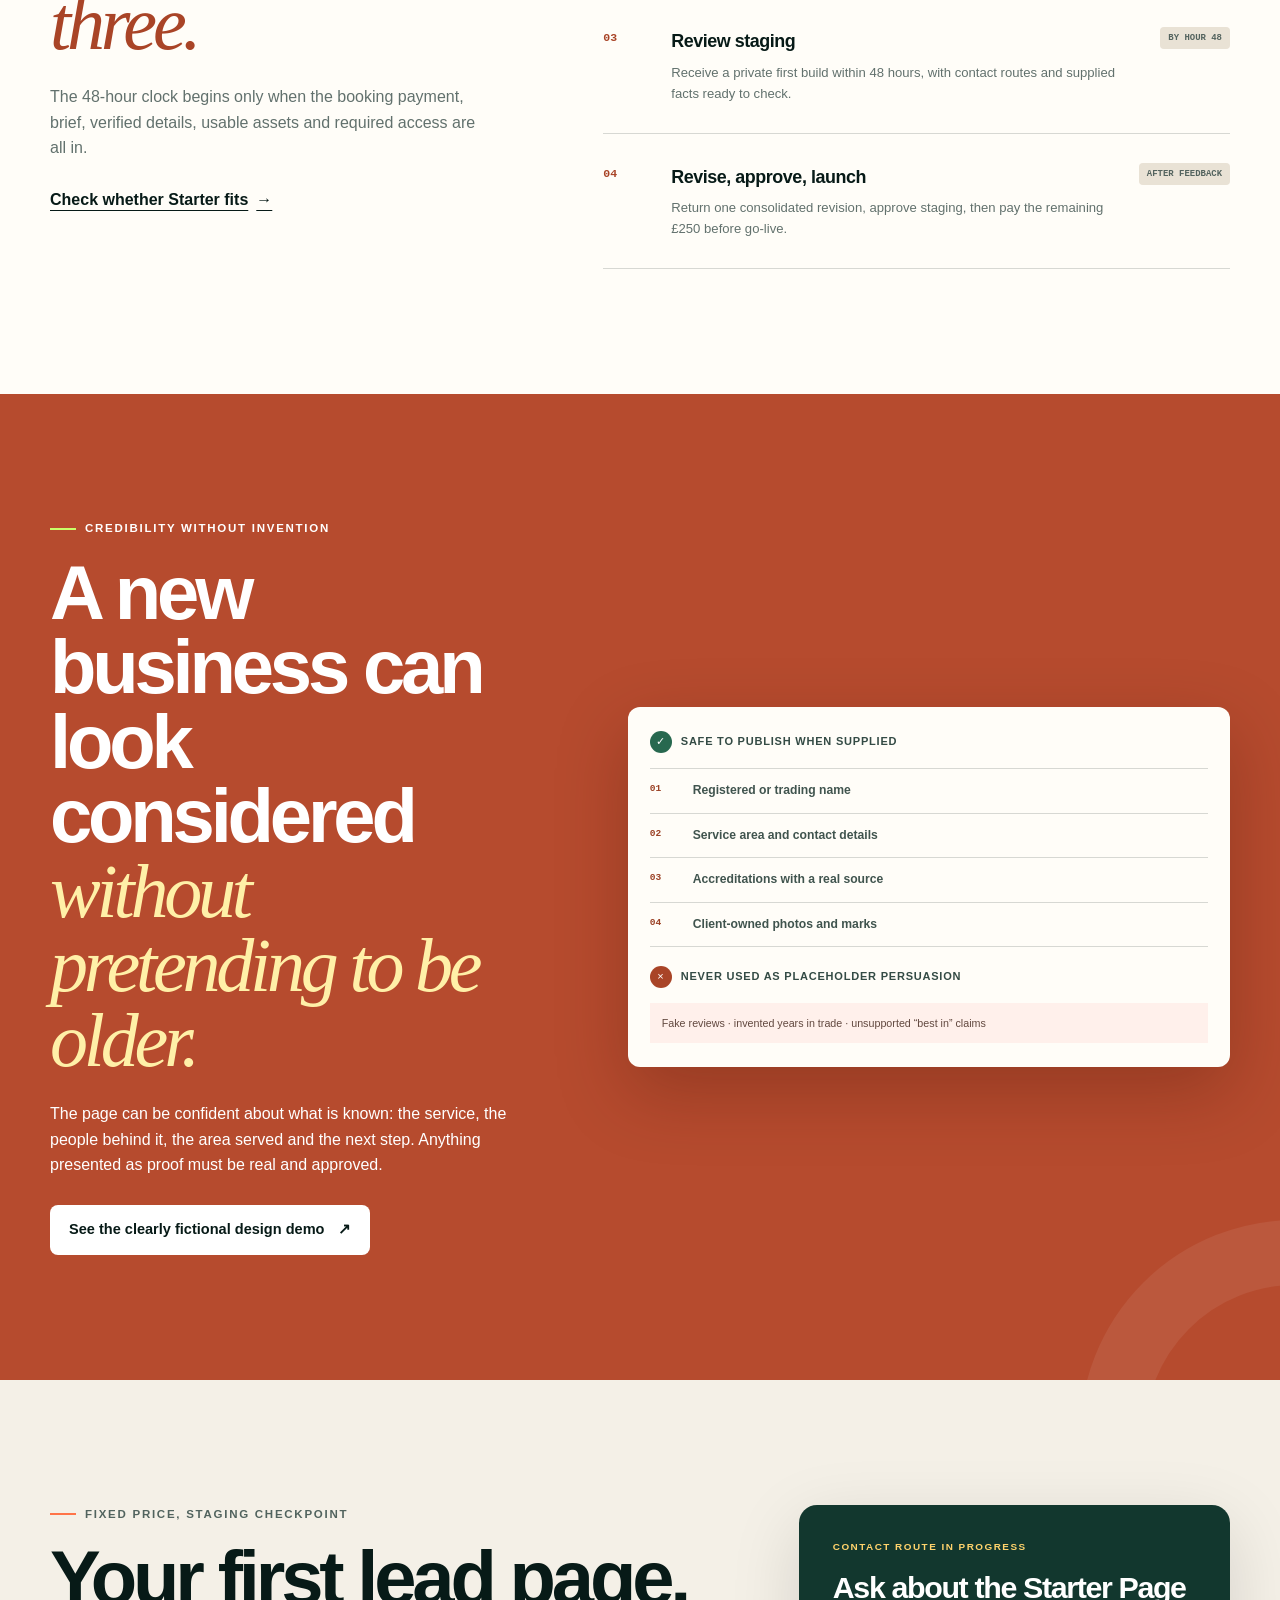
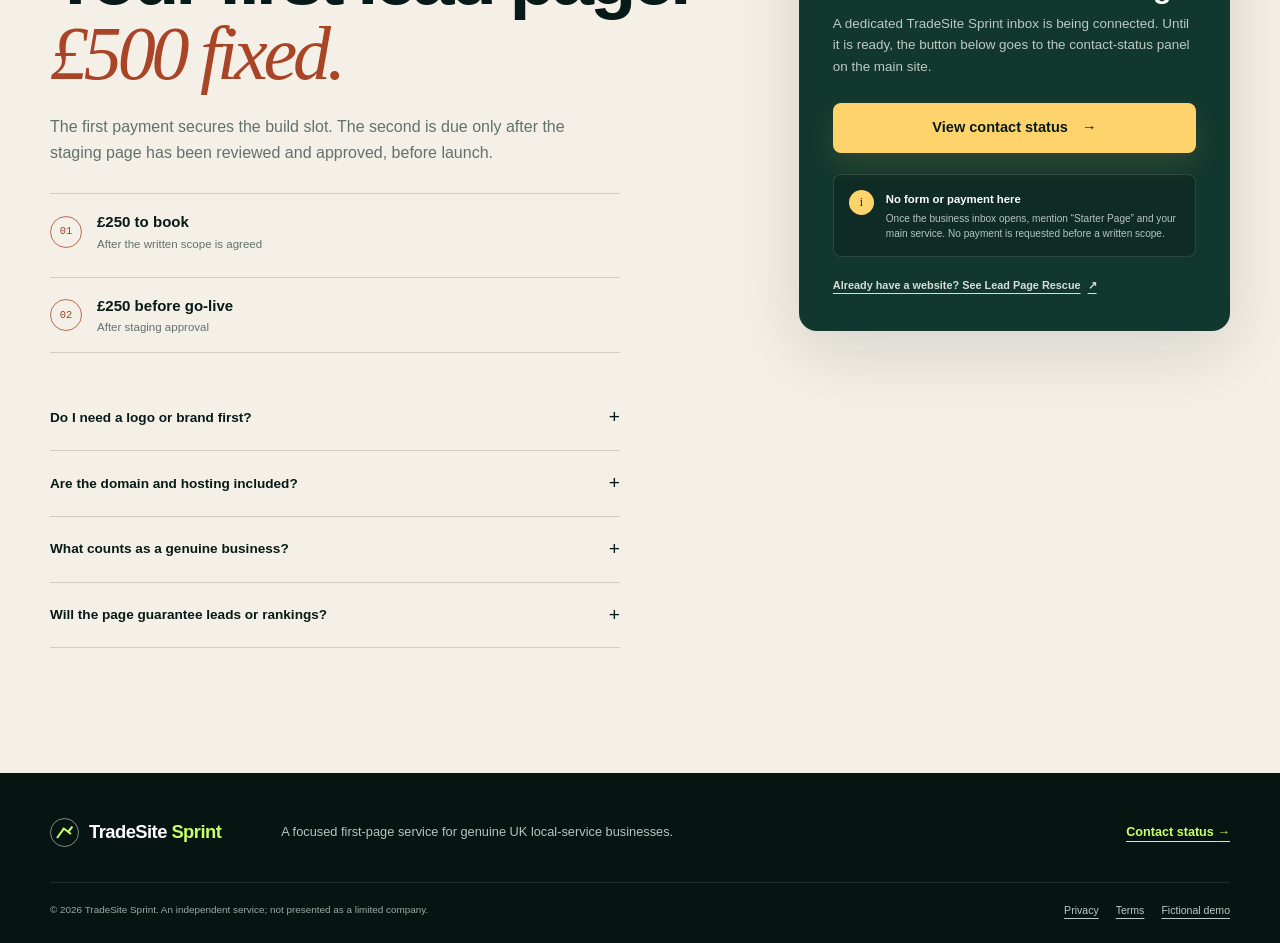
<file: starter/index.html>
<!DOCTYPE html>
<html lang="en-GB">
<head>
  <meta charset="utf-8">
  <meta name="viewport" content="width=device-width, initial-scale=1">
  <title>48-hour Starter Page | TradeSite Sprint</title>
  <meta name="description" content="A focused first website for genuine UK local-service businesses. One mobile-first page, staged in 48 hours for £500 fixed.">
  <meta name="theme-color" content="#071a17">
  <meta property="og:type" content="website">
  <meta property="og:title" content="48-hour Starter Page | TradeSite Sprint">
  <meta property="og:description" content="No website yet? Start with one clear, factual page for £500 fixed—£250 to book and £250 after staging approval.">
  <meta property="og:image" content="../assets/social-card.svg">
  <meta property="og:image:alt" content="TradeSite Sprint, 48-hour website services">
  <meta name="twitter:card" content="summary_large_image">
  <link rel="icon" href="../assets/favicon.svg" type="image/svg+xml">
  <link rel="stylesheet" href="../styles.css">
  <link rel="stylesheet" href="starter.css">
  <script src="../script.js" defer></script>
</head>
<body class="starter-page">
  <a class="skip-link" href="#main">Skip to main content</a>

  <header class="site-header">
    <div class="shell header-inner">
      <a class="brand" href="../" aria-label="TradeSite Sprint home">
        <span class="brand-mark" aria-hidden="true"><span></span></span>
        <span>TradeSite <strong>Sprint</strong></span>
        <span class="offer-chip">Starter Page</span>
      </a>
      <button class="nav-toggle" type="button" aria-expanded="false" aria-controls="site-nav">
        <span class="sr-only">Open navigation</span>
        <span aria-hidden="true"></span><span aria-hidden="true"></span>
      </button>
      <nav class="site-nav" id="site-nav" aria-label="Primary navigation">
        <a href="#included">What you get</a>
        <a href="#process">How it works</a>
        <a href="#price">Price</a>
        <a href="../">Lead Page Rescue</a>
        <a class="nav-cta" href="../#contact">Ask about Starter</a>
      </nav>
    </div>
  </header>

  <main id="main">
    <section class="starter-hero" aria-labelledby="starter-title">
      <div class="starter-gridwash" aria-hidden="true"></div>
      <div class="shell starter-hero-grid">
        <div class="starter-hero-copy">
          <p class="eyebrow"><span></span> 48-hour Starter Page <b>NO WEBSITE YET</b></p>
          <h1 id="starter-title">Start with a page that <em>knows its job.</em></h1>
          <p class="starter-lede">A focused first website for genuine UK local-service businesses. One clear service story, verified business details and an easy contact route—without turning launch into a six-month project.</p>
          <div class="hero-actions">
            <a class="button button-primary" href="../#contact">Ask if Starter fits <span aria-hidden="true">→</span></a>
            <a class="button button-quiet" href="#included">See the exact scope <span aria-hidden="true">↓</span></a>
          </div>
          <ul class="hero-facts">
            <li><svg aria-hidden="true" viewBox="0 0 20 20"><path d="m4 10 4 4 8-9"/></svg> £500 fixed</li>
            <li><svg aria-hidden="true" viewBox="0 0 20 20"><path d="m4 10 4 4 8-9"/></svg> £250 to book</li>
            <li><svg aria-hidden="true" viewBox="0 0 20 20"><path d="m4 10 4 4 8-9"/></svg> First staging build in 48 hours</li>
          </ul>
        </div>

        <aside class="starter-brief-card" aria-labelledby="brief-card-title">
          <div class="brief-card-top"><span>STARTER INPUTS</span><i>01 PAGE</i></div>
          <h2 id="brief-card-title">Real facts in.<br><em>Useful page out.</em></h2>
          <ul>
            <li><span>01</span><p><b>Business identity</b><small>Legal or trading name and genuine service details</small></p></li>
            <li><span>02</span><p><b>Contact route</b><small>A phone, WhatsApp or enquiry route you actually monitor</small></p></li>
            <li><span>03</span><p><b>Usable assets</b><small>Your logo and images, if available and cleared for use</small></p></li>
            <li><span>04</span><p><b>Domain access</b><small>A client-owned domain and hosting route for launch</small></p></li>
          </ul>
          <div class="truth-stamp"><span aria-hidden="true">✓</span><p><b>No filler proof</b><small>No invented reviews, badges or accreditations.</small></p></div>
        </aside>
      </div>
      <div class="shell starter-signal">
        <span>BUILT FOR A CLEAR FIRST STEP</span>
        <p>Heating</p><i></i><p>Electrical</p><i></i><p>Cleaning</p><i></i><p>Landscaping</p><i></i><p>Repairs</p><i></i><p>Local services</p>
      </div>
    </section>

    <section class="starter-principle" aria-labelledby="principle-title">
      <div class="shell principle-grid">
        <div>
          <p class="eyebrow dark"><span></span> Start narrow, launch useful</p>
          <h2 id="principle-title">Your first website does not need to be huge. <em>It needs to be true.</em></h2>
        </div>
        <div class="principle-copy">
          <p>The Starter Page is designed to give a real business a credible online front door—not manufacture a history it does not have.</p>
          <ul>
            <li><span aria-hidden="true">01</span><p><b>Say what you do</b><small>Lead with one core service and a clear local focus.</small></p></li>
            <li><span aria-hidden="true">02</span><p><b>Make contact obvious</b><small>Use a verified route that reaches the business.</small></p></li>
            <li><span aria-hidden="true">03</span><p><b>Work properly on mobile</b><small>Build for the screen most local visitors are likely to use.</small></p></li>
          </ul>
        </div>
      </div>
      <div class="shell starter-fit-note">
        <p><strong>A strong fit:</strong> a genuine UK local-service business with no current website, a clear core service, verifiable details and someone ready to approve the page.</p>
        <p><strong>Already have a site?</strong> The <a href="../">£400 Lead Page Rescue</a> is the better starting point.</p>
      </div>
    </section>

    <section class="starter-scope section" id="included" aria-labelledby="included-title">
      <div class="shell">
        <div class="scope-heading starter-scope-heading">
          <div>
            <p class="eyebrow"><span></span> The first-page essentials</p>
            <h2 id="included-title">Enough to launch well.<br><em>Bounded enough to move.</em></h2>
          </div>
          <p>One mobile-first page, kept to five sections so the 48 hours go into message, structure and finish.</p>
        </div>
        <div class="starter-deliverables">
          <article><span>01</span><h3>Page structure</h3><p>One homepage of up to five focused sections with a clear reading order.</p></article>
          <article><span>02</span><h3>Copy shaping</h3><p>Concise first-page copy built from facts and answers the client supplies.</p></article>
          <article><span>03</span><h3>Responsive build</h3><p>A polished HTML/CSS page that adapts cleanly across phone, tablet and desktop.</p></article>
          <article><span>04</span><h3>Contact routes</h3><p>Agreed click-to-call, WhatsApp or enquiry actions using verified client details.</p></article>
          <article><span>05</span><h3>Search basics</h3><p>Metadata and accurate LocalBusiness schema based only on approved business facts.</p></article>
          <article><span>06</span><h3>Launch handover</h3><p>Optimised supplied images, one revision and a launch Lighthouse report.</p></article>
        </div>
        <div class="starter-boundaries">
          <div>
            <p class="panel-label">INCLUDED IN £500</p>
            <ul>
              <li>One page, up to 5 sections</li>
              <li>Clean type-led direction or use of supplied identity</li>
              <li>One consolidated revision</li>
              <li>Private staging link before final payment</li>
            </ul>
          </div>
          <div>
            <p class="panel-label">NOT PART OF STARTER</p>
            <ul>
              <li>Logo design, full branding or photography</li>
              <li>Domain, hosting or paid third-party fees</li>
              <li>Ecommerce, booking systems or custom applications</li>
              <li>Ranking, lead or conversion guarantees</li>
            </ul>
          </div>
        </div>
      </div>
    </section>

    <section class="starter-process section" id="process" aria-labelledby="process-title">
      <div class="shell process-shell">
        <div class="process-intro">
          <p class="eyebrow dark"><span></span> Four controlled steps</p>
          <h2 id="process-title">Facts on day one.<br><em>Staging by day three.</em></h2>
          <p>The 48-hour clock begins only when the booking payment, brief, verified details, usable assets and required access are all in.</p>
          <a class="text-link" href="../#contact">Check whether Starter fits <span aria-hidden="true">→</span></a>
        </div>
        <ol class="process-list starter-process-list">
          <li><span class="step-number">01</span><div><h3>Confirm the fit</h3><p>Agree the single-page scope, confirm the business can supply genuine facts, and pay £250 to book.</p></div><span class="step-tag">BEFORE THE CLOCK</span></li>
          <li><span class="step-number">02</span><div><h3>Send the fact pack</h3><p>Provide business details, core service, service area, contact route, usable assets and domain or hosting access.</p></div><span class="step-tag">HOUR 0</span></li>
          <li><span class="step-number">03</span><div><h3>Review staging</h3><p>Receive a private first build within 48 hours, with contact routes and supplied facts ready to check.</p></div><span class="step-tag">BY HOUR 48</span></li>
          <li><span class="step-number">04</span><div><h3>Revise, approve, launch</h3><p>Return one consolidated revision, approve staging, then pay the remaining £250 before go-live.</p></div><span class="step-tag">AFTER FEEDBACK</span></li>
        </ol>
      </div>
    </section>

    <section class="starter-integrity section" aria-labelledby="integrity-title">
      <div class="shell integrity-grid">
        <div class="integrity-copy">
          <p class="eyebrow"><span></span> Credibility without invention</p>
          <h2 id="integrity-title">A new business can look considered <em>without pretending to be older.</em></h2>
          <p>The page can be confident about what is known: the service, the people behind it, the area served and the next step. Anything presented as proof must be real and approved.</p>
          <a class="button button-light" href="../demo/">See the clearly fictional design demo <span aria-hidden="true">↗</span></a>
        </div>
        <div class="integrity-board">
          <p><span aria-hidden="true">✓</span><b>Safe to publish when supplied</b></p>
          <ul>
            <li><span>01</span>Registered or trading name</li>
            <li><span>02</span>Service area and contact details</li>
            <li><span>03</span>Accreditations with a real source</li>
            <li><span>04</span>Client-owned photos and marks</li>
          </ul>
          <p class="integrity-warning"><span aria-hidden="true">×</span><b>Never used as placeholder persuasion</b></p>
          <small>Fake reviews · invented years in trade · unsupported “best in” claims</small>
        </div>
      </div>
    </section>

    <section class="starter-price section" id="price" aria-labelledby="price-title">
      <div class="shell starter-price-grid">
        <div class="price-copy">
          <p class="eyebrow dark"><span></span> Fixed price, staging checkpoint</p>
          <h2 id="price-title">Your first lead page.<br><em>£500 fixed.</em></h2>
          <p>The first payment secures the build slot. The second is due only after the staging page has been reviewed and approved, before launch.</p>
          <div class="price-breakdown starter-payments">
            <div><span>01</span><p><b>£250 to book</b><small>After the written scope is agreed</small></p></div>
            <div><span>02</span><p><b>£250 before go-live</b><small>After staging approval</small></p></div>
          </div>
          <div class="faq-list">
            <details><summary>Do I need a logo or brand first?<span aria-hidden="true">+</span></summary><p>No. If there is no usable identity, the page can use a restrained type-led direction. Creating a logo or complete brand system is outside this sprint.</p></details>
            <details><summary>Are the domain and hosting included?<span aria-hidden="true">+</span></summary><p>No. Domain registration, hosting and paid third-party costs are separate. Client-owned services can be connected when the required access is supplied.</p></details>
            <details><summary>What counts as a genuine business?<span aria-hidden="true">+</span></summary><p>The client must be able to supply a real business identity, accurate service and area details, a working contact route, and permission to use all supplied content.</p></details>
            <details><summary>Will the page guarantee leads or rankings?<span aria-hidden="true">+</span></summary><p>No. The sprint creates a clear, technically sound first page. Search visibility, traffic, enquiries and sales depend on wider factors and are not guaranteed.</p></details>
          </div>
        </div>

        <aside class="starter-contact-card" aria-labelledby="contact-title">
          <p class="panel-label">CONTACT ROUTE IN PROGRESS</p>
          <h3 id="contact-title">Ask about the Starter Page</h3>
          <p>A dedicated TradeSite Sprint inbox is being connected. Until it is ready, the button below goes to the contact-status panel on the main site.</p>
          <a class="button button-primary" href="../#contact">View contact status <span aria-hidden="true">→</span></a>
          <div class="contact-instruction">
            <span aria-hidden="true">i</span>
            <p><b>No form or payment here</b><small>Once the business inbox opens, mention “Starter Page” and your main service. No payment is requested before a written scope.</small></p>
          </div>
          <a class="return-offer" href="../">Already have a website? See Lead Page Rescue <span aria-hidden="true">↗</span></a>
        </aside>
      </div>
    </section>
  </main>

  <footer class="site-footer">
    <div class="shell footer-top">
      <a class="brand footer-brand" href="../" aria-label="TradeSite Sprint home">
        <span class="brand-mark" aria-hidden="true"><span></span></span>
        <span>TradeSite <strong>Sprint</strong></span>
      </a>
      <p>A focused first-page service for genuine UK local-service businesses.</p>
      <a class="footer-email" href="../#contact">Contact status <span aria-hidden="true">→</span></a>
    </div>
    <div class="shell footer-bottom">
      <p>© <span data-year>2026</span> TradeSite Sprint. An independent service; not presented as a limited company.</p>
      <nav aria-label="Legal navigation"><a href="../privacy.html">Privacy</a><a href="../terms.html">Terms</a><a href="../demo/">Fictional demo</a></nav>
    </div>
  </footer>
</body>
</html>
</file>
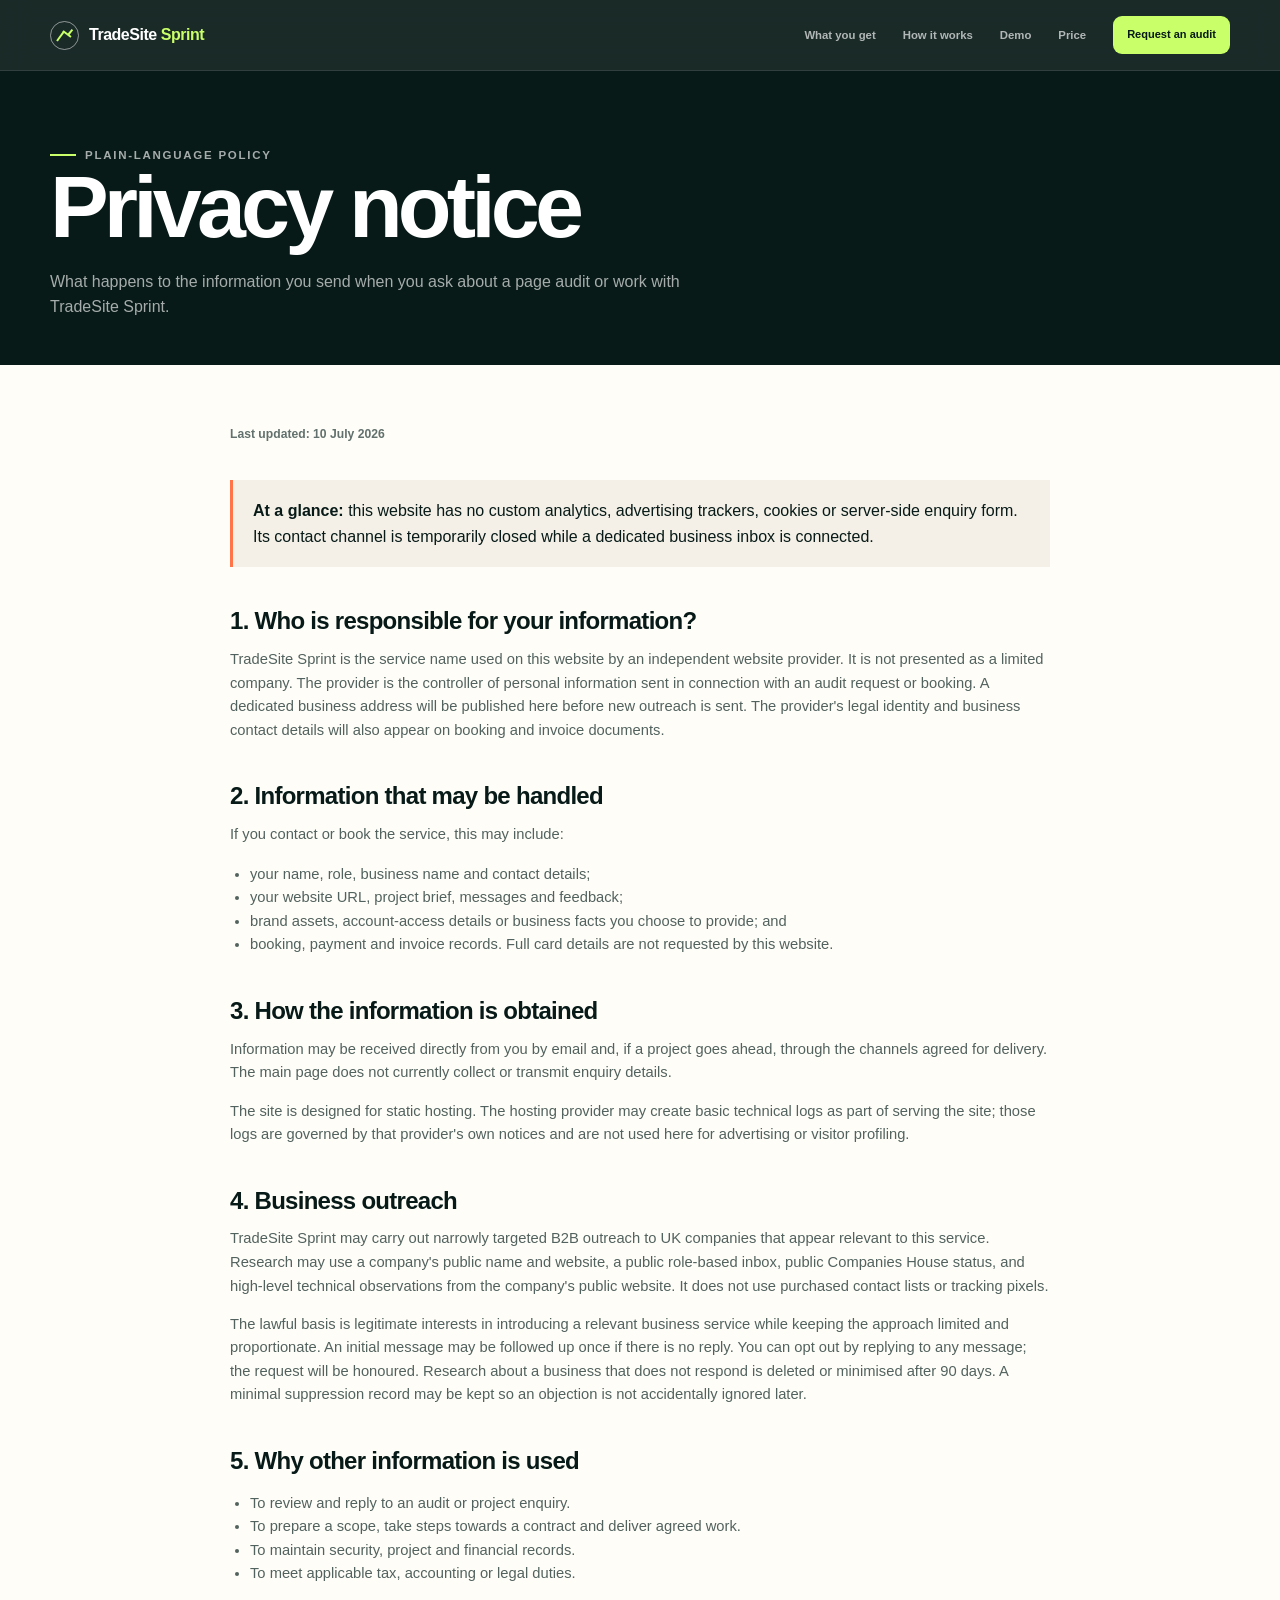
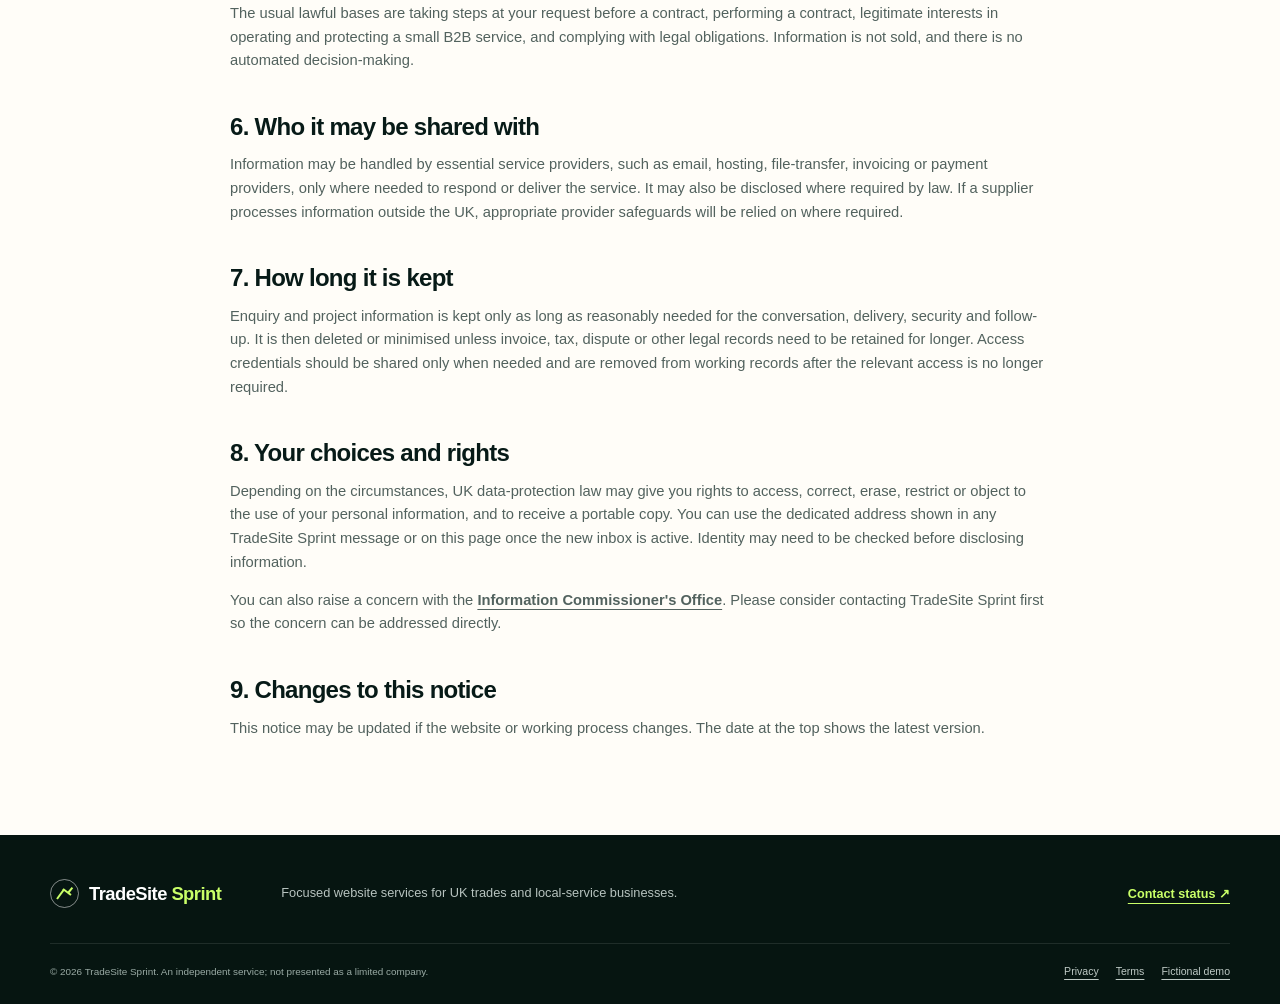
<file: privacy.html>
<!DOCTYPE html>
<html lang="en-GB">
<head>
  <meta charset="utf-8">
  <meta name="viewport" content="width=device-width, initial-scale=1">
  <title>Privacy notice | TradeSite Sprint</title>
  <meta name="description" content="How TradeSite Sprint handles information sent when requesting an audit or booking a website sprint.">
  <meta name="theme-color" content="#071a17">
  <link rel="icon" href="assets/favicon.svg" type="image/svg+xml">
  <link rel="stylesheet" href="styles.css">
  <script src="script.js" defer></script>
</head>
<body>
  <a class="skip-link" href="#main">Skip to main content</a>
  <header class="site-header">
    <div class="shell header-inner">
      <a class="brand" href="./" aria-label="TradeSite Sprint home">
        <span class="brand-mark" aria-hidden="true"><span></span></span>
        <span>TradeSite <strong>Sprint</strong></span>
      </a>
      <button class="nav-toggle" type="button" aria-expanded="false" aria-controls="site-nav">
        <span class="sr-only">Open navigation</span><span aria-hidden="true"></span><span aria-hidden="true"></span>
      </button>
      <nav class="site-nav" id="site-nav" aria-label="Primary navigation">
        <a href="./#scope">What you get</a><a href="./#process">How it works</a><a href="demo/">Demo</a><a href="./#price">Price</a>
        <a class="nav-cta" href="./#audit">Request an audit</a>
      </nav>
    </div>
  </header>

  <main class="legal-main" id="main">
    <header class="legal-hero">
      <div class="shell">
        <p class="eyebrow"><span></span> Plain-language policy</p>
        <h1>Privacy notice</h1>
        <p>What happens to the information you send when you ask about a page audit or work with TradeSite Sprint.</p>
      </div>
    </header>
    <article class="shell legal-content">
      <p class="updated">Last updated: 10 July 2026</p>
      <div class="legal-note"><strong>At a glance:</strong> this website has no custom analytics, advertising trackers, cookies or server-side enquiry form. Its contact channel is temporarily closed while a dedicated business inbox is connected.</div>

      <h2>1. Who is responsible for your information?</h2>
      <p>TradeSite Sprint is the service name used on this website by an independent website provider. It is not presented as a limited company. The provider is the controller of personal information sent in connection with an audit request or booking. A dedicated business address will be published here before new outreach is sent. The provider's legal identity and business contact details will also appear on booking and invoice documents.</p>

      <h2>2. Information that may be handled</h2>
      <p>If you contact or book the service, this may include:</p>
      <ul>
        <li>your name, role, business name and contact details;</li>
        <li>your website URL, project brief, messages and feedback;</li>
        <li>brand assets, account-access details or business facts you choose to provide; and</li>
        <li>booking, payment and invoice records. Full card details are not requested by this website.</li>
      </ul>

      <h2>3. How the information is obtained</h2>
      <p>Information may be received directly from you by email and, if a project goes ahead, through the channels agreed for delivery. The main page does not currently collect or transmit enquiry details.</p>
      <p>The site is designed for static hosting. The hosting provider may create basic technical logs as part of serving the site; those logs are governed by that provider's own notices and are not used here for advertising or visitor profiling.</p>

      <h2>4. Business outreach</h2>
      <p>TradeSite Sprint may carry out narrowly targeted B2B outreach to UK companies that appear relevant to this service. Research may use a company's public name and website, a public role-based inbox, public Companies House status, and high-level technical observations from the company's public website. It does not use purchased contact lists or tracking pixels.</p>
      <p>The lawful basis is legitimate interests in introducing a relevant business service while keeping the approach limited and proportionate. An initial message may be followed up once if there is no reply. You can opt out by replying to any message; the request will be honoured. Research about a business that does not respond is deleted or minimised after 90 days. A minimal suppression record may be kept so an objection is not accidentally ignored later.</p>

      <h2>5. Why other information is used</h2>
      <ul>
        <li>To review and reply to an audit or project enquiry.</li>
        <li>To prepare a scope, take steps towards a contract and deliver agreed work.</li>
        <li>To maintain security, project and financial records.</li>
        <li>To meet applicable tax, accounting or legal duties.</li>
      </ul>
      <p>The usual lawful bases are taking steps at your request before a contract, performing a contract, legitimate interests in operating and protecting a small B2B service, and complying with legal obligations. Information is not sold, and there is no automated decision-making.</p>

      <h2>6. Who it may be shared with</h2>
      <p>Information may be handled by essential service providers, such as email, hosting, file-transfer, invoicing or payment providers, only where needed to respond or deliver the service. It may also be disclosed where required by law. If a supplier processes information outside the UK, appropriate provider safeguards will be relied on where required.</p>

      <h2>7. How long it is kept</h2>
      <p>Enquiry and project information is kept only as long as reasonably needed for the conversation, delivery, security and follow-up. It is then deleted or minimised unless invoice, tax, dispute or other legal records need to be retained for longer. Access credentials should be shared only when needed and are removed from working records after the relevant access is no longer required.</p>

      <h2>8. Your choices and rights</h2>
      <p>Depending on the circumstances, UK data-protection law may give you rights to access, correct, erase, restrict or object to the use of your personal information, and to receive a portable copy. You can use the dedicated address shown in any TradeSite Sprint message or on this page once the new inbox is active. Identity may need to be checked before disclosing information.</p>
      <p>You can also raise a concern with the <a href="https://ico.org.uk/make-a-complaint/data-protection-complaints/" rel="noopener">Information Commissioner's Office</a>. Please consider contacting TradeSite Sprint first so the concern can be addressed directly.</p>

      <h2>9. Changes to this notice</h2>
      <p>This notice may be updated if the website or working process changes. The date at the top shows the latest version.</p>
    </article>
  </main>

  <footer class="site-footer">
    <div class="shell footer-top">
      <a class="brand footer-brand" href="./"><span class="brand-mark" aria-hidden="true"><span></span></span><span>TradeSite <strong>Sprint</strong></span></a>
      <p>Focused website services for UK trades and local-service businesses.</p>
      <a class="footer-email" href="./#audit">Contact status <span aria-hidden="true">↗</span></a>
    </div>
    <div class="shell footer-bottom"><p>© <span data-year>2026</span> TradeSite Sprint. An independent service; not presented as a limited company.</p><nav aria-label="Legal navigation"><a href="privacy.html" aria-current="page">Privacy</a><a href="terms.html">Terms</a><a href="demo/">Fictional demo</a></nav></div>
  </footer>
</body>
</html>
</file>
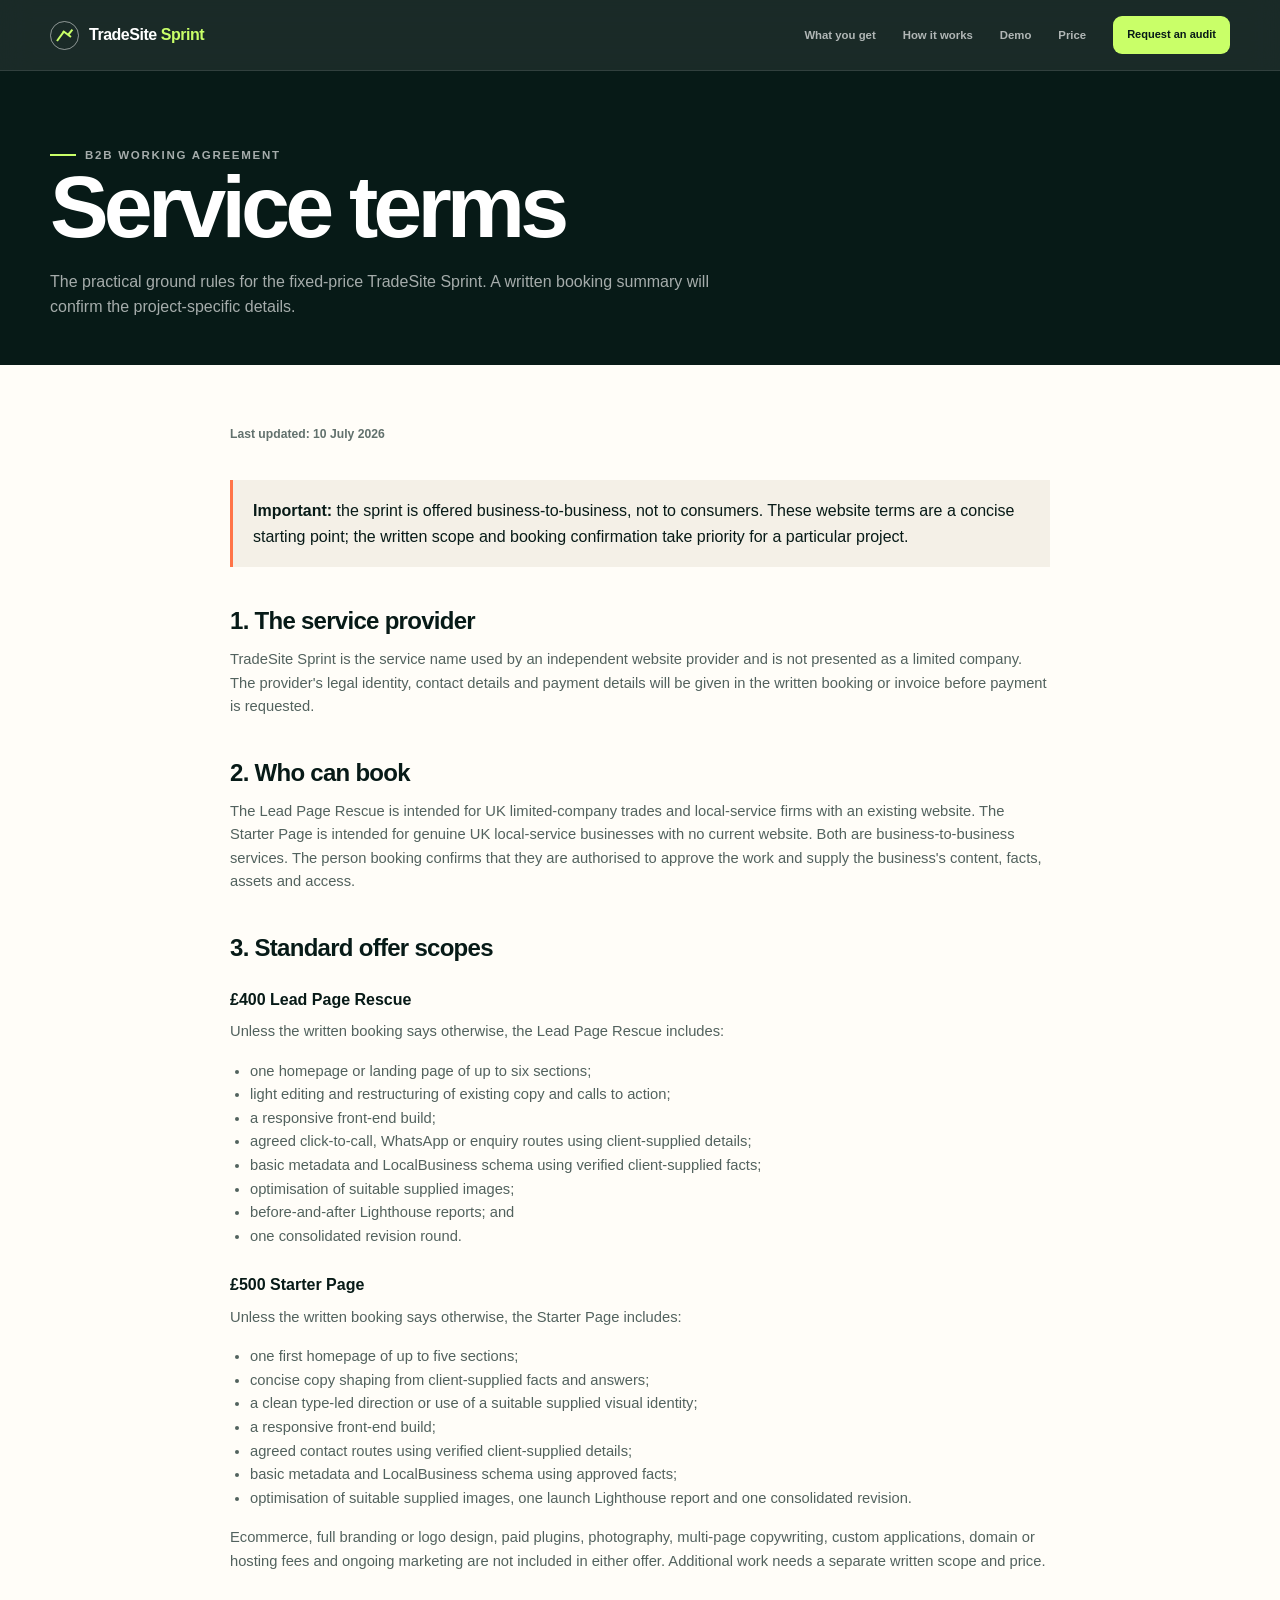
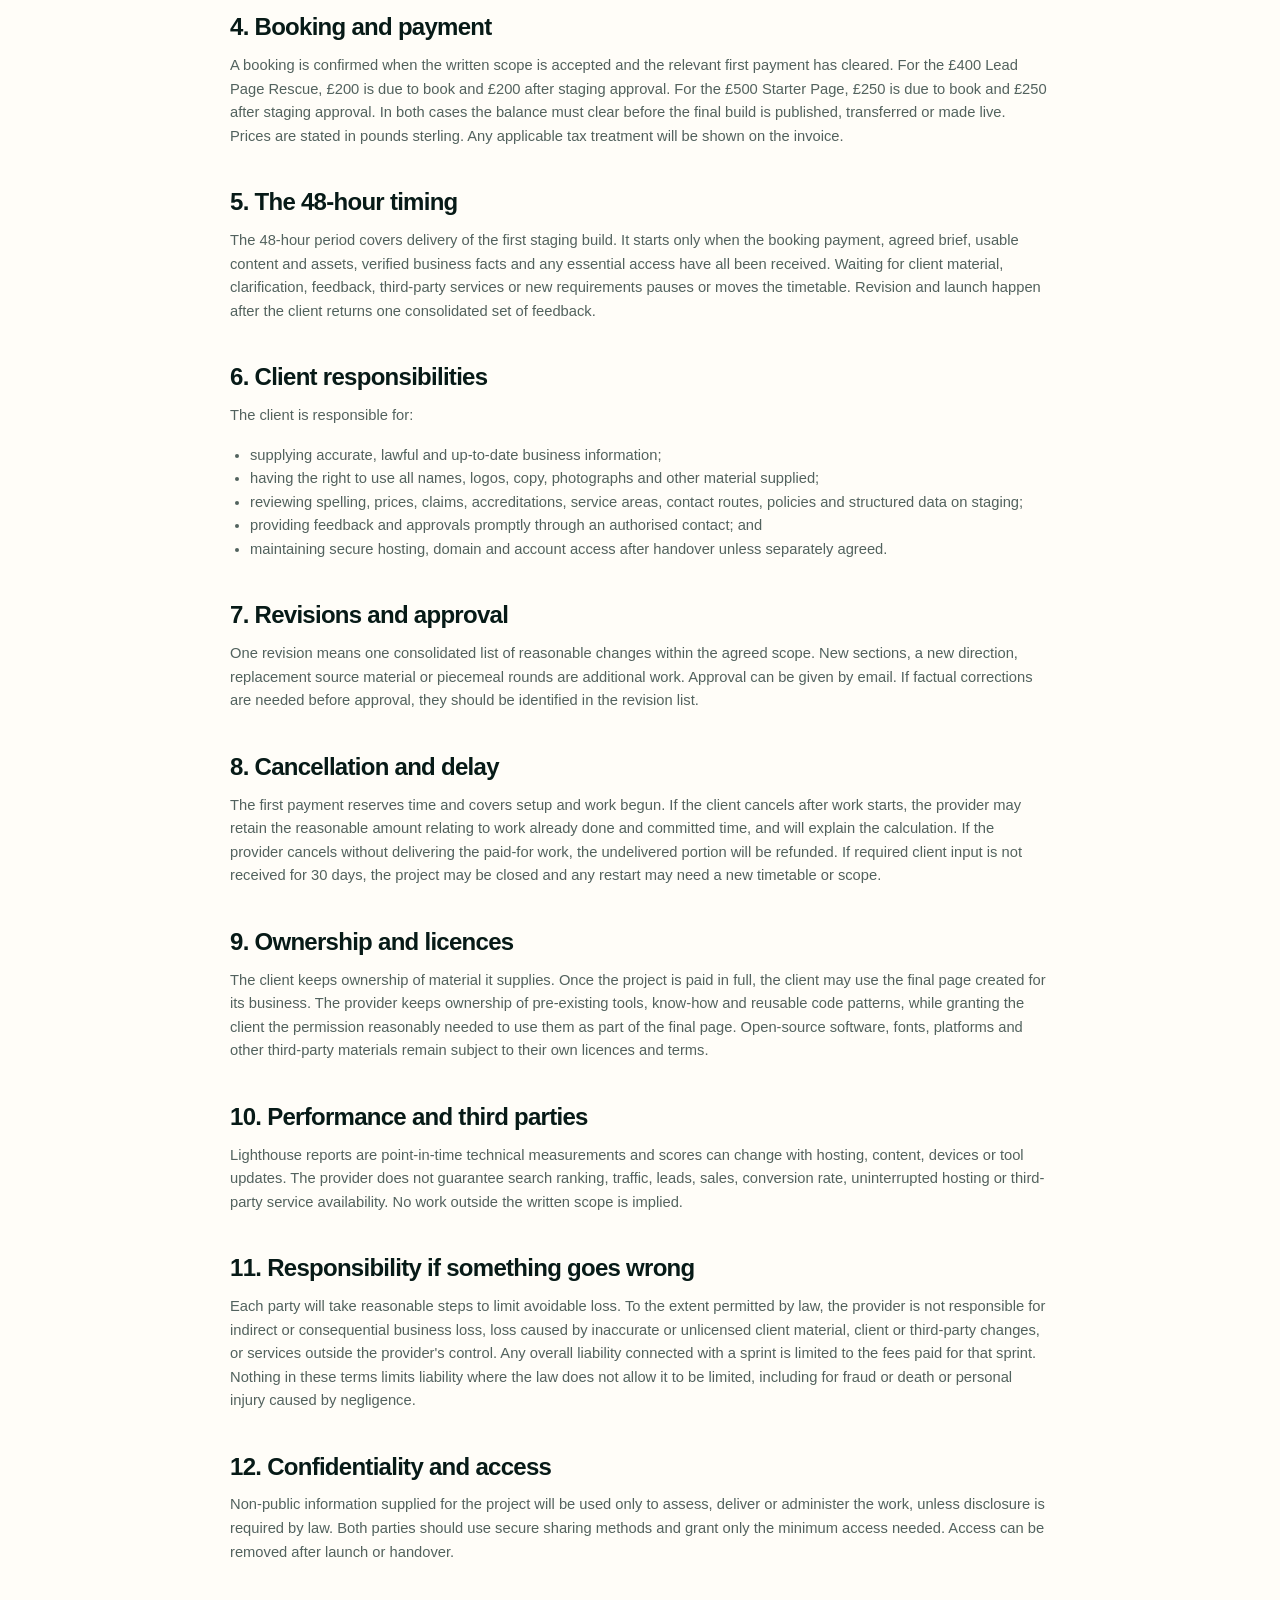
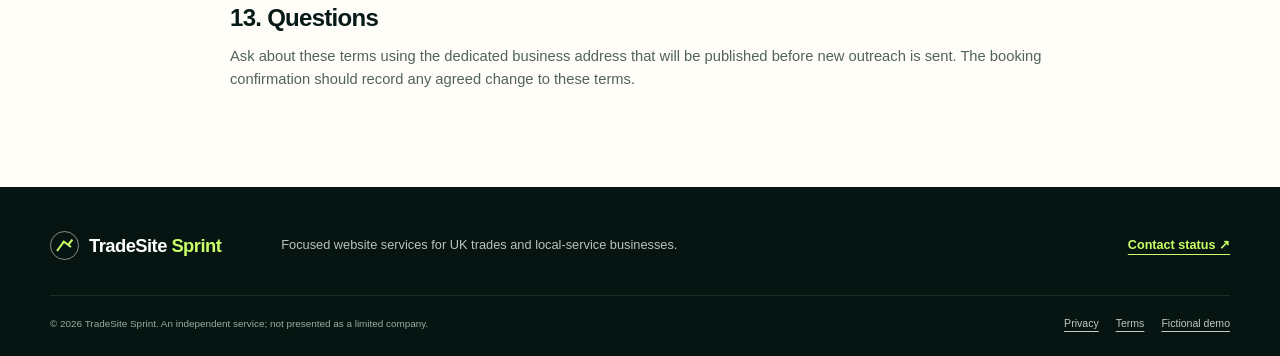
<file: terms.html>
<!DOCTYPE html>
<html lang="en-GB">
<head>
  <meta charset="utf-8">
  <meta name="viewport" content="width=device-width, initial-scale=1">
  <title>Service terms | TradeSite Sprint</title>
  <meta name="description" content="Plain-language B2B terms for the TradeSite Sprint Lead Page Rescue and Starter Page offers.">
  <meta name="theme-color" content="#071a17">
  <link rel="icon" href="assets/favicon.svg" type="image/svg+xml">
  <link rel="stylesheet" href="styles.css">
  <script src="script.js" defer></script>
</head>
<body>
  <a class="skip-link" href="#main">Skip to main content</a>
  <header class="site-header">
    <div class="shell header-inner">
      <a class="brand" href="./" aria-label="TradeSite Sprint home">
        <span class="brand-mark" aria-hidden="true"><span></span></span>
        <span>TradeSite <strong>Sprint</strong></span>
      </a>
      <button class="nav-toggle" type="button" aria-expanded="false" aria-controls="site-nav">
        <span class="sr-only">Open navigation</span><span aria-hidden="true"></span><span aria-hidden="true"></span>
      </button>
      <nav class="site-nav" id="site-nav" aria-label="Primary navigation">
        <a href="./#scope">What you get</a><a href="./#process">How it works</a><a href="demo/">Demo</a><a href="./#price">Price</a>
        <a class="nav-cta" href="./#audit">Request an audit</a>
      </nav>
    </div>
  </header>

  <main class="legal-main" id="main">
    <header class="legal-hero">
      <div class="shell">
        <p class="eyebrow"><span></span> B2B working agreement</p>
        <h1>Service terms</h1>
        <p>The practical ground rules for the fixed-price TradeSite Sprint. A written booking summary will confirm the project-specific details.</p>
      </div>
    </header>
    <article class="shell legal-content">
      <p class="updated">Last updated: 10 July 2026</p>
      <div class="legal-note"><strong>Important:</strong> the sprint is offered business-to-business, not to consumers. These website terms are a concise starting point; the written scope and booking confirmation take priority for a particular project.</div>

      <h2>1. The service provider</h2>
      <p>TradeSite Sprint is the service name used by an independent website provider and is not presented as a limited company. The provider's legal identity, contact details and payment details will be given in the written booking or invoice before payment is requested.</p>

      <h2>2. Who can book</h2>
      <p>The Lead Page Rescue is intended for UK limited-company trades and local-service firms with an existing website. The Starter Page is intended for genuine UK local-service businesses with no current website. Both are business-to-business services. The person booking confirms that they are authorised to approve the work and supply the business's content, facts, assets and access.</p>

      <h2>3. Standard offer scopes</h2>
      <h3>£400 Lead Page Rescue</h3>
      <p>Unless the written booking says otherwise, the Lead Page Rescue includes:</p>
      <ul>
        <li>one homepage or landing page of up to six sections;</li>
        <li>light editing and restructuring of existing copy and calls to action;</li>
        <li>a responsive front-end build;</li>
        <li>agreed click-to-call, WhatsApp or enquiry routes using client-supplied details;</li>
        <li>basic metadata and LocalBusiness schema using verified client-supplied facts;</li>
        <li>optimisation of suitable supplied images;</li>
        <li>before-and-after Lighthouse reports; and</li>
        <li>one consolidated revision round.</li>
      </ul>
      <h3>£500 Starter Page</h3>
      <p>Unless the written booking says otherwise, the Starter Page includes:</p>
      <ul>
        <li>one first homepage of up to five sections;</li>
        <li>concise copy shaping from client-supplied facts and answers;</li>
        <li>a clean type-led direction or use of a suitable supplied visual identity;</li>
        <li>a responsive front-end build;</li>
        <li>agreed contact routes using verified client-supplied details;</li>
        <li>basic metadata and LocalBusiness schema using approved facts;</li>
        <li>optimisation of suitable supplied images, one launch Lighthouse report and one consolidated revision.</li>
      </ul>
      <p>Ecommerce, full branding or logo design, paid plugins, photography, multi-page copywriting, custom applications, domain or hosting fees and ongoing marketing are not included in either offer. Additional work needs a separate written scope and price.</p>

      <h2>4. Booking and payment</h2>
      <p>A booking is confirmed when the written scope is accepted and the relevant first payment has cleared. For the £400 Lead Page Rescue, £200 is due to book and £200 after staging approval. For the £500 Starter Page, £250 is due to book and £250 after staging approval. In both cases the balance must clear before the final build is published, transferred or made live. Prices are stated in pounds sterling. Any applicable tax treatment will be shown on the invoice.</p>

      <h2>5. The 48-hour timing</h2>
      <p>The 48-hour period covers delivery of the first staging build. It starts only when the booking payment, agreed brief, usable content and assets, verified business facts and any essential access have all been received. Waiting for client material, clarification, feedback, third-party services or new requirements pauses or moves the timetable. Revision and launch happen after the client returns one consolidated set of feedback.</p>

      <h2>6. Client responsibilities</h2>
      <p>The client is responsible for:</p>
      <ul>
        <li>supplying accurate, lawful and up-to-date business information;</li>
        <li>having the right to use all names, logos, copy, photographs and other material supplied;</li>
        <li>reviewing spelling, prices, claims, accreditations, service areas, contact routes, policies and structured data on staging;</li>
        <li>providing feedback and approvals promptly through an authorised contact; and</li>
        <li>maintaining secure hosting, domain and account access after handover unless separately agreed.</li>
      </ul>

      <h2>7. Revisions and approval</h2>
      <p>One revision means one consolidated list of reasonable changes within the agreed scope. New sections, a new direction, replacement source material or piecemeal rounds are additional work. Approval can be given by email. If factual corrections are needed before approval, they should be identified in the revision list.</p>

      <h2>8. Cancellation and delay</h2>
      <p>The first payment reserves time and covers setup and work begun. If the client cancels after work starts, the provider may retain the reasonable amount relating to work already done and committed time, and will explain the calculation. If the provider cancels without delivering the paid-for work, the undelivered portion will be refunded. If required client input is not received for 30 days, the project may be closed and any restart may need a new timetable or scope.</p>

      <h2>9. Ownership and licences</h2>
      <p>The client keeps ownership of material it supplies. Once the project is paid in full, the client may use the final page created for its business. The provider keeps ownership of pre-existing tools, know-how and reusable code patterns, while granting the client the permission reasonably needed to use them as part of the final page. Open-source software, fonts, platforms and other third-party materials remain subject to their own licences and terms.</p>

      <h2>10. Performance and third parties</h2>
      <p>Lighthouse reports are point-in-time technical measurements and scores can change with hosting, content, devices or tool updates. The provider does not guarantee search ranking, traffic, leads, sales, conversion rate, uninterrupted hosting or third-party service availability. No work outside the written scope is implied.</p>

      <h2>11. Responsibility if something goes wrong</h2>
      <p>Each party will take reasonable steps to limit avoidable loss. To the extent permitted by law, the provider is not responsible for indirect or consequential business loss, loss caused by inaccurate or unlicensed client material, client or third-party changes, or services outside the provider's control. Any overall liability connected with a sprint is limited to the fees paid for that sprint. Nothing in these terms limits liability where the law does not allow it to be limited, including for fraud or death or personal injury caused by negligence.</p>

      <h2>12. Confidentiality and access</h2>
      <p>Non-public information supplied for the project will be used only to assess, deliver or administer the work, unless disclosure is required by law. Both parties should use secure sharing methods and grant only the minimum access needed. Access can be removed after launch or handover.</p>

      <h2>13. Questions</h2>
      <p>Ask about these terms using the dedicated business address that will be published before new outreach is sent. The booking confirmation should record any agreed change to these terms.</p>
    </article>
  </main>

  <footer class="site-footer">
    <div class="shell footer-top">
      <a class="brand footer-brand" href="./"><span class="brand-mark" aria-hidden="true"><span></span></span><span>TradeSite <strong>Sprint</strong></span></a>
      <p>Focused website services for UK trades and local-service businesses.</p>
      <a class="footer-email" href="./#audit">Contact status <span aria-hidden="true">↗</span></a>
    </div>
    <div class="shell footer-bottom"><p>© <span data-year>2026</span> TradeSite Sprint. An independent service; not presented as a limited company.</p><nav aria-label="Legal navigation"><a href="privacy.html">Privacy</a><a href="terms.html" aria-current="page">Terms</a><a href="demo/">Fictional demo</a></nav></div>
  </footer>
</body>
</html>
</file>
<file: styles.css>
:root {
  --ink: #071a17;
  --ink-soft: #15332d;
  --paper: #f4f0e7;
  --paper-deep: #e9e2d5;
  --white: #fffdf8;
  --lime: #c9ff68;
  --lime-deep: #aee84b;
  --orange: #ff7448;
  --muted: #62716d;
  --line: rgba(7, 26, 23, .16);
  --radius: 18px;
  --shadow: 0 20px 70px rgba(3, 17, 14, .13);
  --shell: min(1180px, calc(100% - 40px));
}

*, *::before, *::after { box-sizing: border-box; }
html { scroll-behavior: smooth; }
body {
  margin: 0;
  color: var(--ink);
  background: var(--paper);
  font-family: Inter, ui-sans-serif, -apple-system, BlinkMacSystemFont, "Segoe UI", sans-serif;
  font-size: 16px;
  line-height: 1.6;
  -webkit-font-smoothing: antialiased;
}
body.nav-open { overflow: hidden; }
a { color: inherit; }
img, svg { display: block; max-width: 100%; }
button, input, textarea { font: inherit; }
button, a { -webkit-tap-highlight-color: transparent; }
:focus-visible { outline: 3px solid var(--orange); outline-offset: 4px; }
.shell { width: var(--shell); margin-inline: auto; }
.sr-only {
  position: absolute;
  width: 1px;
  height: 1px;
  padding: 0;
  margin: -1px;
  overflow: hidden;
  clip: rect(0, 0, 0, 0);
  white-space: nowrap;
  border: 0;
}
.skip-link {
  position: fixed;
  z-index: 1000;
  top: 12px;
  left: 12px;
  padding: 10px 16px;
  color: var(--ink);
  background: var(--lime);
  border-radius: 8px;
  font-weight: 800;
  transform: translateY(-160%);
  transition: transform .2s ease;
}
.skip-link:focus { transform: translateY(0); }

/* Header */
.site-header {
  position: sticky;
  z-index: 100;
  top: 0;
  color: #fff;
  background: rgba(7, 26, 23, .92);
  border-bottom: 1px solid rgba(255, 255, 255, .1);
  backdrop-filter: blur(14px);
}
.header-inner { min-height: 70px; display: flex; align-items: center; justify-content: space-between; }
.brand { display: inline-flex; gap: 10px; align-items: center; color: inherit; text-decoration: none; font-weight: 650; letter-spacing: -.03em; }
.brand strong { color: var(--lime); font-weight: 850; }
.brand-mark { position: relative; width: 29px; height: 29px; flex: 0 0 auto; border: 1px solid rgba(255,255,255,.5); border-radius: 50%; }
.brand-mark::before, .brand-mark::after, .brand-mark span::before {
  content: "";
  position: absolute;
  height: 2px;
  background: var(--lime);
  transform-origin: left center;
}
.brand-mark::before { width: 12px; left: 6px; top: 18px; transform: rotate(-54deg); }
.brand-mark::after { width: 10px; left: 12px; top: 8px; transform: rotate(37deg); }
.brand-mark span::before { width: 7px; right: 3px; top: 12px; transform: rotate(-51deg); }
.nav-toggle {
  width: 44px;
  height: 44px;
  display: grid;
  place-content: center;
  gap: 6px;
  color: #fff;
  background: transparent;
  border: 1px solid rgba(255,255,255,.22);
  border-radius: 10px;
}
.nav-toggle span:not(.sr-only) { width: 19px; height: 2px; display: block; background: currentColor; transition: transform .2s ease; }
.nav-toggle[aria-expanded="true"] span:nth-last-child(2) { transform: translateY(4px) rotate(45deg); }
.nav-toggle[aria-expanded="true"] span:last-child { transform: translateY(-4px) rotate(-45deg); }
.site-nav {
  position: fixed;
  inset: 70px 0 0;
  display: none;
  padding: 34px 20px;
  color: #fff;
  background: var(--ink);
}
.site-nav.is-open { display: flex; flex-direction: column; align-items: stretch; }
.site-nav a { padding: 15px 0; border-bottom: 1px solid rgba(255,255,255,.12); color: inherit; text-decoration: none; font-size: 1.15rem; font-weight: 650; }
.site-nav .nav-cta { margin-top: 18px; padding: 13px 18px; color: var(--ink); background: var(--lime); border: 0; border-radius: 9px; text-align: center; }

/* Shared type and controls */
.eyebrow { display: flex; align-items: center; gap: 9px; margin: 0 0 18px; color: rgba(255,255,255,.73); font-size: .72rem; font-weight: 850; letter-spacing: .15em; text-transform: uppercase; }
.eyebrow span { width: 26px; height: 2px; display: inline-block; background: var(--lime); }
.eyebrow b { padding: 3px 7px; color: var(--lime); border: 1px solid rgba(201,255,104,.4); border-radius: 4px; font-size: .61rem; letter-spacing: .1em; }
.eyebrow.dark { color: #51635e; }
.eyebrow.dark span { background: var(--orange); }
h1, h2, h3, p { margin-top: 0; }
h1, h2 { margin-bottom: 24px; font-weight: 760; line-height: .98; letter-spacing: -.055em; }
h1 { color: #fff; font-size: clamp(3.05rem, 12vw, 6.3rem); }
h2 { font-size: clamp(2.55rem, 8vw, 4.75rem); }
h1 em, h2 em { font-family: Iowan Old Style, Baskerville, Georgia, serif; font-weight: 500; }
.section { padding: 92px 0; }
.section-heading { margin-bottom: 42px; }
.section-heading > p { max-width: 520px; color: var(--muted); font-size: 1.05rem; }
.button {
  min-height: 50px;
  display: inline-flex;
  gap: 14px;
  align-items: center;
  justify-content: center;
  padding: 13px 19px;
  border: 0;
  border-radius: 8px;
  text-decoration: none;
  font-size: .91rem;
  font-weight: 800;
  line-height: 1.2;
  cursor: pointer;
  transition: transform .2s ease, background-color .2s ease, box-shadow .2s ease;
}
.button:hover { transform: translateY(-2px); }
.button-primary { color: var(--ink); background: var(--lime); box-shadow: 0 12px 28px rgba(157, 223, 53, .14); }
.button-primary:hover { background: #d7ff8d; box-shadow: 0 16px 34px rgba(157, 223, 53, .2); }
.button-quiet { color: #fff; border: 1px solid rgba(255,255,255,.25); background: transparent; }
.button-quiet:hover { background: rgba(255,255,255,.08); }
.button-light { color: var(--ink); background: #fff; }
.text-link { display: inline-flex; gap: 8px; align-items: center; color: var(--ink); text-underline-offset: 5px; font-weight: 800; }

/* Hero */
.hero { position: relative; overflow: hidden; color: #fff; background: var(--ink); }
.hero::before {
  content: "";
  position: absolute;
  inset: 0;
  opacity: .09;
  background-image: linear-gradient(rgba(255,255,255,.22) 1px, transparent 1px), linear-gradient(90deg, rgba(255,255,255,.22) 1px, transparent 1px);
  background-size: 52px 52px;
  mask-image: linear-gradient(to bottom, #000, transparent 88%);
}
.hero-glow { position: absolute; width: 520px; height: 520px; top: -310px; right: -170px; background: var(--lime); border-radius: 50%; opacity: .12; filter: blur(70px); }
.hero-grid { position: relative; z-index: 1; display: grid; gap: 48px; padding-top: 78px; padding-bottom: 58px; }
.hero-copy { max-width: 760px; }
.hero-copy h1 { max-width: 800px; }
.hero-copy h1 em { display: inline; color: var(--lime); }
.hero-lede { max-width: 670px; margin-bottom: 30px; color: rgba(255,255,255,.71); font-size: 1.08rem; line-height: 1.72; }
.hero-actions { display: flex; flex-direction: column; gap: 12px; }
.hero-facts { display: flex; flex-direction: column; gap: 10px; margin: 28px 0 0; padding: 0; list-style: none; color: rgba(255,255,255,.77); font-size: .8rem; font-weight: 650; }
.hero-facts li { display: flex; gap: 7px; align-items: center; }
.hero-facts svg { width: 17px; height: 17px; padding: 3px; color: var(--lime); border: 1px solid rgba(201,255,104,.45); border-radius: 50%; fill: none; stroke: currentColor; stroke-width: 2; }
.sprint-card { position: relative; align-self: center; padding: 25px 22px 20px; color: #fff; background: rgba(16, 48, 41, .74); border: 1px solid rgba(255,255,255,.15); border-radius: var(--radius); box-shadow: 0 30px 90px rgba(0,0,0,.24); backdrop-filter: blur(12px); }
.sprint-card::before { content: ""; position: absolute; width: 50px; height: 50px; top: -1px; right: -1px; border-top: 1px solid var(--lime); border-right: 1px solid var(--lime); border-radius: 0 var(--radius) 0 0; }
.card-topline { display: flex; align-items: center; justify-content: space-between; margin-bottom: 33px; color: rgba(255,255,255,.45); font-size: .62rem; font-weight: 800; letter-spacing: .13em; }
.live-dot { display: flex; gap: 6px; align-items: center; letter-spacing: .03em; text-transform: none; }
.live-dot i { width: 6px; height: 6px; display: block; background: var(--lime); border-radius: 50%; box-shadow: 0 0 0 4px rgba(201,255,104,.08); }
.card-kicker { max-width: 270px; margin-bottom: 28px; font-size: 1.55rem; font-weight: 750; line-height: 1.14; letter-spacing: -.035em; }
.mini-timeline { position: relative; margin: 0; padding: 0; list-style: none; }
.mini-timeline::before { content: ""; position: absolute; top: 13px; bottom: 25px; left: 24px; width: 1px; background: rgba(255,255,255,.15); }
.mini-timeline li { position: relative; display: grid; grid-template-columns: 52px 1fr; gap: 13px; padding-bottom: 23px; }
.mini-timeline .time { position: relative; z-index: 1; align-self: start; padding: 6px 5px; color: var(--lime); background: #15362f; border: 1px solid rgba(201,255,104,.25); border-radius: 6px; font-family: ui-monospace, SFMono-Regular, Menlo, monospace; font-size: .63rem; font-weight: 800; text-align: center; }
.mini-timeline b, .mini-timeline small { display: block; }
.mini-timeline b { margin: 2px 0 3px; font-size: .85rem; }
.mini-timeline small { color: rgba(255,255,255,.51); font-size: .7rem; line-height: 1.45; }
.payment-strip { display: grid; grid-template-columns: auto 1fr auto; gap: 12px; align-items: center; padding: 17px 0; border-top: 1px solid rgba(255,255,255,.12); border-bottom: 1px solid rgba(255,255,255,.12); }
.payment-strip div { display: flex; flex-direction: column; }
.payment-strip small { color: rgba(255,255,255,.42); font-size: .54rem; font-weight: 800; letter-spacing: .09em; }
.payment-strip strong { font-size: 1.4rem; letter-spacing: -.04em; }
.payment-strip .payment-line { height: 1px; background: rgba(255,255,255,.18); }
.payment-line span { width: 7px; height: 7px; align-self: center; background: var(--lime); border-radius: 50%; }
.card-note { display: flex; gap: 8px; margin: 14px 0 0; color: rgba(255,255,255,.47); font-size: .65rem; }
.card-note span { color: var(--lime); }
.signal-row { position: relative; z-index: 1; display: flex; flex-wrap: wrap; gap: 11px; align-items: center; padding: 25px 0; border-top: 1px solid rgba(255,255,255,.12); color: rgba(255,255,255,.48); }
.signal-row span { width: 100%; color: var(--lime); font-size: .61rem; font-weight: 850; letter-spacing: .16em; }
.signal-row p { margin: 0; font-size: .72rem; font-weight: 700; }
.signal-row i { width: 3px; height: 3px; background: rgba(255,255,255,.3); border-radius: 50%; }

.starter-switch { color: var(--ink); background: #ece5d8; border-bottom: 1px solid var(--line); }
.starter-switch .shell { display: flex; flex-direction: column; gap: 13px; padding-top: 18px; padding-bottom: 18px; }
.starter-switch p { display: flex; flex-direction: column; margin: 0; font-size: .83rem; }
.starter-switch p span { color: #9a3f27; font-size: .58rem; font-weight: 850; letter-spacing: .13em; }
.starter-switch p b { font-weight: 750; }
.starter-switch a { display: inline-flex; gap: 9px; align-items: center; align-self: flex-start; color: var(--ink); font-size: .75rem; font-weight: 850; text-underline-offset: 4px; }

/* Problem */
.problem-section { background: var(--paper); }
.split-heading h2 { max-width: 750px; }
.split-heading h2 em { color: #b54b2d; }
.problem-grid { display: grid; gap: 14px; }
.problem-card { position: relative; min-height: 330px; padding: 25px; overflow: hidden; background: rgba(255,255,255,.45); border: 1px solid var(--line); border-radius: var(--radius); }
.problem-card.featured { color: #fff; background: var(--ink-soft); }
.card-number { display: block; margin-bottom: 50px; color: #50635d; font-family: ui-monospace, SFMono-Regular, Menlo, monospace; font-size: .7rem; }
.problem-card.featured .card-number { color: var(--lime); }
.problem-card h3 { margin: 25px 0 8px; font-size: 1.35rem; letter-spacing: -.035em; }
.problem-card p { margin: 0; color: var(--muted); font-size: .9rem; line-height: 1.65; }
.problem-card.featured p { color: rgba(255,255,255,.65); }
.problem-icon { width: 78px; height: 64px; position: relative; display: grid; place-content: center; }
.messy-lines, .messy-lines::before, .messy-lines::after { width: 58px; height: 3px; display: block; background: var(--orange); border-radius: 4px; transform: rotate(-5deg); }
.messy-lines::before, .messy-lines::after { content: ""; position: absolute; left: 8px; }
.messy-lines::before { width: 40px; top: 18px; transform: rotate(9deg); }
.messy-lines::after { width: 50px; bottom: 13px; transform: rotate(-2deg); }
.cursor-icon { color: var(--lime); border: 1px solid rgba(255,255,255,.22); border-radius: 50%; font-size: 2.15rem; }
.phone-icon { border: 2px solid #c96240; border-radius: 13px; transform: rotate(-7deg); }
.phone-icon::before { content: ""; position: absolute; width: 27px; height: 2px; top: 12px; background: #c96240; }
.phone-icon span { width: 29px; height: 16px; position: absolute; bottom: 11px; background: #c96240; border-radius: 3px; }
.fit-bar { display: flex; flex-direction: column; gap: 18px; margin-top: 22px; padding: 23px 24px; background: var(--paper-deep); border-left: 3px solid var(--orange); }
.fit-bar p { margin: 0; color: #586760; font-size: .89rem; }
.fit-bar strong { color: var(--ink); }
.fit-bar a { flex: 0 0 auto; font-size: .8rem; font-weight: 800; text-underline-offset: 4px; }

/* Scope */
.scope-section { color: #fff; background: #0b2520; }
.scope-heading h2 { max-width: 800px; }
.scope-heading h2 em { color: var(--lime); }
.scope-heading > p { color: rgba(255,255,255,.58); }
.deliverable-grid { display: grid; border-top: 1px solid rgba(255,255,255,.15); border-left: 1px solid rgba(255,255,255,.15); }
.deliverable-grid article { min-height: 265px; padding: 28px 24px; border-right: 1px solid rgba(255,255,255,.15); border-bottom: 1px solid rgba(255,255,255,.15); transition: background-color .2s ease; }
.deliverable-grid article:hover { background: rgba(255,255,255,.035); }
.deliverable-icon { width: 44px; height: 44px; display: grid; place-content: center; margin-bottom: 42px; color: var(--lime); border: 1px solid rgba(201,255,104,.3); border-radius: 50%; font-family: ui-monospace, SFMono-Regular, Menlo, monospace; font-size: .85rem; font-weight: 700; }
.deliverable-grid h3 { margin-bottom: 9px; font-size: 1.14rem; letter-spacing: -.025em; }
.deliverable-grid p { margin: 0; color: rgba(255,255,255,.55); font-size: .82rem; line-height: 1.65; }
.boundary-grid { display: grid; margin-top: 30px; border: 1px solid rgba(255,255,255,.15); }
.boundary-grid > div { padding: 27px 24px; }
.included-panel { background: rgba(201,255,104,.05); }
.excluded-panel { border-top: 1px solid rgba(255,255,255,.15); }
.panel-label { margin-bottom: 17px; color: var(--lime); font-size: .62rem; font-weight: 850; letter-spacing: .15em; }
.excluded-panel .panel-label { color: #ff9c7d; }
.boundary-grid ul { display: grid; gap: 10px; margin: 0; padding: 0; list-style: none; }
.boundary-grid li { position: relative; padding-left: 21px; color: rgba(255,255,255,.72); font-size: .8rem; }
.boundary-grid li::before { content: "✓"; position: absolute; left: 0; color: var(--lime); font-weight: 900; }
.excluded-panel li::before { content: "×"; color: #ff9c7d; }

/* Process */
.process-section { background: var(--white); }
.process-shell { display: grid; gap: 50px; }
.process-intro h2 em { color: #b54b2d; }
.process-intro > p:not(.eyebrow) { max-width: 440px; color: var(--muted); }
.process-list { margin: 0; padding: 0; border-top: 1px solid var(--line); list-style: none; }
.process-list li { display: grid; grid-template-columns: 46px 1fr; gap: 15px; padding: 25px 0; border-bottom: 1px solid var(--line); }
.step-number { padding-top: 2px; color: #b04d31; font-family: ui-monospace, SFMono-Regular, Menlo, monospace; font-size: .72rem; font-weight: 800; }
.process-list h3 { margin: 0 0 6px; font-size: 1.12rem; letter-spacing: -.025em; }
.process-list p { margin: 0; color: var(--muted); font-size: .82rem; }
.step-tag { grid-column: 2; justify-self: start; padding: 4px 8px; color: #53635e; background: var(--paper-deep); border-radius: 4px; font-family: ui-monospace, SFMono-Regular, Menlo, monospace; font-size: .56rem; font-weight: 800; }

/* Demo */
.demo-section { position: relative; overflow: hidden; color: #fff; background: #ba4c2f; }
.demo-section::after { content: ""; position: absolute; width: 460px; height: 460px; right: -240px; bottom: -320px; border: 70px solid rgba(255,255,255,.06); border-radius: 50%; }
.demo-grid { position: relative; z-index: 1; display: grid; gap: 48px; align-items: center; }
.demo-copy h2 em { color: #fff4a6; }
.demo-section .eyebrow { color: #fff; }
.demo-copy > p:not(.eyebrow) { max-width: 510px; color: #fff; }
.fiction-notice { display: flex; gap: 12px; max-width: 510px; margin: 28px 0; padding: 15px; background: rgba(83,24,10,.2); border: 1px solid rgba(255,255,255,.18); border-radius: 10px; }
.fiction-notice > span { width: 24px; height: 24px; display: grid; flex: 0 0 auto; place-content: center; border: 1px solid rgba(255,255,255,.45); border-radius: 50%; font-family: Georgia, serif; font-size: .8rem; }
.fiction-notice p { margin: 0; color: #fff; font-size: .73rem; line-height: 1.5; }
.fiction-notice strong { display: block; color: #fff; font-size: .75rem; }
.browser-mockup { position: relative; display: block; overflow: hidden; color: #fff; background: #f8f5ee; border: 7px solid rgba(255,255,255,.28); border-radius: 14px; box-shadow: 0 28px 70px rgba(55,13,5,.28); text-decoration: none; transform: rotate(1.5deg); transition: transform .25s ease, box-shadow .25s ease; }
.browser-mockup:hover { transform: rotate(0) translateY(-5px); box-shadow: 0 34px 80px rgba(55,13,5,.36); }
.browser-bar { height: 32px; display: flex; gap: 6px; align-items: center; padding: 0 11px; color: #405d55; background: #e6ece9; font-size: .45rem; }
.browser-bar i { width: 5px; height: 5px; background: #94aaa4; border-radius: 50%; }
.browser-bar span { margin-left: 8px; }
.mock-page { min-height: 320px; color: #10221e; background: #eff1eb; }
.mock-nav { height: 47px; display: flex; gap: 12px; align-items: center; padding: 0 16px; color: #fff; background: #102721; font-size: .48rem; }
.mock-nav b { margin-right: auto; font-size: .62rem; }
.mock-nav b span { color: #f38d50; }
.mock-nav div { width: 26px; height: 3px; background: rgba(255,255,255,.32); }
.mock-nav .mock-button { padding: 6px 8px; color: #10221e; background: #f89b62; border-radius: 2px; font-size: .37rem; font-weight: 800; }
.mock-hero { min-height: 206px; display: grid; grid-template-columns: 58% 42%; }
.mock-copy { padding: 30px 8px 16px 22px; }
.mock-copy small { display: block; margin-bottom: 10px; color: #9c4b27; font-size: .35rem; font-weight: 800; letter-spacing: .1em; }
.mock-copy strong { max-width: 230px; display: block; font-family: Georgia, serif; font-size: clamp(1.25rem, 4vw, 2rem); font-weight: 500; line-height: .98; }
.mock-copy p { max-width: 250px; margin: 12px 0 13px; color: #435d55; font-size: .45rem; line-height: 1.45; }
.mock-copy span { display: inline-block; padding: 7px 9px; color: #fff; background: #b9522e; font-size: .38rem; font-weight: 800; }
.mock-visual { position: relative; overflow: hidden; background: #c8d5cd; }
.mock-visual::before, .mock-visual::after { content: ""; position: absolute; border-radius: 50%; }
.mock-visual::before { width: 190px; height: 190px; left: -35px; bottom: -75px; background: #78968b; }
.mock-visual::after { width: 95px; height: 95px; top: 25px; left: 15px; border: 18px solid rgba(255,255,255,.35); }
.mock-visual span { position: absolute; width: 26px; height: 110px; right: 30px; bottom: 0; background: #23453d; border-radius: 14px 14px 0 0; }
.mock-visual i { position: absolute; width: 85px; height: 55px; right: 8px; bottom: 19px; background: #f2eee4; border-radius: 9px; transform: rotate(-8deg); }
.mock-visual b { position: absolute; z-index: 2; right: 24px; bottom: 35px; color: #bf542e; font-family: Georgia, serif; font-size: .9rem; }
.mock-cards { display: grid; grid-template-columns: repeat(3, 1fr); gap: 7px; padding: 14px 20px; background: #fff; }
.mock-cards span { height: 42px; border: 1px solid #d9ded9; }
.open-label { position: absolute; right: 12px; bottom: 12px; display: flex; gap: 8px; align-items: center; padding: 8px 10px; color: #fff; background: #0d2a23; border-radius: 5px; font-size: .55rem; font-weight: 850; letter-spacing: .07em; }
.open-label b { color: var(--lime); }

/* Pricing and form */
.price-section { background: var(--paper); }
.price-grid { display: grid; gap: 48px; }
.price-copy h2 em { color: #b54b2d; }
.price-copy > p:not(.eyebrow) { max-width: 570px; color: var(--muted); }
.price-breakdown { display: grid; gap: 8px; max-width: 570px; margin: 28px 0 32px; }
.price-breakdown > div { display: flex; gap: 15px; align-items: center; padding: 16px 0; border-top: 1px solid var(--line); }
.price-breakdown > div:last-child { border-bottom: 1px solid var(--line); }
.price-breakdown > div > span { width: 32px; height: 32px; display: grid; flex: 0 0 auto; place-content: center; color: #b34d30; border: 1px solid #cf785f; border-radius: 50%; font-family: ui-monospace, SFMono-Regular, Menlo, monospace; font-size: .65rem; }
.price-breakdown p { margin: 0; }
.price-breakdown b, .price-breakdown small { display: block; }
.price-breakdown b { font-size: .94rem; }
.price-breakdown small { color: var(--muted); font-size: .72rem; }
.faq-list { max-width: 570px; }
.faq-list details { border-bottom: 1px solid var(--line); }
.faq-list summary { display: flex; gap: 15px; align-items: center; justify-content: space-between; padding: 17px 0; list-style: none; font-size: .85rem; font-weight: 750; cursor: pointer; }
.faq-list summary::-webkit-details-marker { display: none; }
.faq-list summary span { font-size: 1.2rem; font-weight: 400; transition: transform .2s ease; }
.faq-list details[open] summary span { transform: rotate(45deg); }
.faq-list details p { padding: 0 35px 16px 0; color: var(--muted); font-size: .8rem; }
.audit-panel { align-self: start; padding: 28px 23px; color: #fff; background: var(--ink-soft); border-radius: var(--radius); box-shadow: var(--shadow); }
.contact-anchor { display: block; height: 0; scroll-margin-top: 95px; }
.audit-panel h3 { margin-bottom: 8px; font-size: 1.8rem; letter-spacing: -.045em; }
.audit-panel > p:not(.panel-label) { color: rgba(255,255,255,.58); font-size: .86rem; }
.field-row { margin-top: 17px; }
.field-row label { display: block; margin-bottom: 5px; color: rgba(255,255,255,.72); font-size: .69rem; font-weight: 750; }
.field-row input, .field-row textarea { width: 100%; padding: 11px 12px; color: #fff; background: rgba(4,18,15,.35); border: 1px solid rgba(255,255,255,.2); border-radius: 6px; outline: none; }
.field-row textarea { min-height: 82px; resize: vertical; }
.field-row input:focus, .field-row textarea:focus { border-color: var(--lime); box-shadow: 0 0 0 3px rgba(201,255,104,.1); }
.field-row input::placeholder { color: rgba(255,255,255,.3); }
.check-row { display: grid; grid-template-columns: 17px 1fr; gap: 9px; align-items: start; margin: 17px 0; color: rgba(255,255,255,.55); font-size: .66rem; line-height: 1.5; }
.check-row input { width: 16px; height: 16px; margin: 2px 0 0; accent-color: var(--lime); }
.check-row a { color: #fff; }
.form-button { width: 100%; }
.form-note, .form-status { margin: 10px 0 0; color: #b7c5c1; font-size: .61rem; text-align: center; }
.form-status:not(:empty) { padding: 8px; color: var(--lime); }
.email-fallback { display: flex; flex-direction: column; margin-top: 22px; padding-top: 18px; border-top: 1px solid rgba(255,255,255,.12); font-size: .68rem; }
.email-fallback span { color: #b7c5c1; }
.email-fallback a { color: #fff; font-weight: 750; text-underline-offset: 3px; overflow-wrap: anywhere; }

/* Footer and legal pages */
.site-footer { color: #fff; background: #061511; }
.footer-top { display: grid; gap: 20px; padding-top: 44px; padding-bottom: 35px; }
.footer-brand { font-size: 1.15rem; }
.footer-top > p { max-width: 500px; margin: 0; color: #b7c3bf; font-size: .8rem; }
.footer-email { justify-self: start; color: var(--lime); font-size: .79rem; font-weight: 800; text-underline-offset: 5px; }
.footer-bottom { display: flex; flex-direction: column; gap: 15px; padding-top: 19px; padding-bottom: 24px; border-top: 1px solid rgba(255,255,255,.1); }
.footer-bottom p { margin: 0; color: #9aaba5; font-size: .62rem; }
.footer-bottom nav { display: flex; flex-wrap: wrap; gap: 17px; }
.footer-bottom a { color: #bec9c5; font-size: .66rem; text-underline-offset: 4px; }
.legal-main { min-height: 70vh; background: var(--white); }
.legal-hero { padding: 75px 0 45px; color: #fff; background: var(--ink); }
.legal-hero h1 { max-width: 850px; margin-bottom: 18px; font-size: clamp(2.8rem, 9vw, 5.5rem); }
.legal-hero p { max-width: 690px; margin: 0; color: rgba(255,255,255,.64); }
.legal-content { max-width: 820px; padding-top: 60px; padding-bottom: 80px; }
.legal-content .updated { margin-bottom: 36px; color: var(--muted); font-size: .76rem; font-weight: 700; }
.legal-content h2 { margin: 40px 0 12px; font-size: 1.5rem; line-height: 1.2; letter-spacing: -.03em; }
.legal-content h3 { margin: 24px 0 8px; font-size: 1rem; }
.legal-content p, .legal-content li { color: #52625e; font-size: .92rem; }
.legal-content ul { padding-left: 20px; }
.legal-content a { font-weight: 700; text-underline-offset: 4px; }
.legal-note { padding: 18px 20px; background: var(--paper); border-left: 3px solid var(--orange); }

/* 404 */
.not-found { min-height: calc(100vh - 70px); display: grid; place-items: center; color: #fff; background: var(--ink); }
.not-found-inner { max-width: 700px; padding: 70px 0; text-align: center; }
.not-found .error-code { margin: 0; color: var(--lime); font-family: ui-monospace, SFMono-Regular, Menlo, monospace; font-size: .8rem; letter-spacing: .2em; }
.not-found h1 { margin: 15px 0 20px; }
.not-found .lede { max-width: 540px; margin: 0 auto 28px; color: rgba(255,255,255,.63); }

@media (min-width: 600px) {
  :root { --shell: min(1180px, calc(100% - 64px)); }
  .hero-actions { flex-direction: row; flex-wrap: wrap; }
  .hero-facts { flex-flow: row wrap; gap: 13px 22px; }
  .problem-grid { grid-template-columns: repeat(2, 1fr); }
  .problem-grid article:last-child { grid-column: 1 / -1; }
  .deliverable-grid { grid-template-columns: repeat(2, 1fr); }
  .boundary-grid { grid-template-columns: repeat(2, 1fr); }
  .excluded-panel { border-top: 0; border-left: 1px solid rgba(255,255,255,.15); }
  .footer-bottom { flex-direction: row; align-items: center; justify-content: space-between; }
  .starter-switch .shell { flex-direction: row; align-items: center; justify-content: space-between; gap: 30px; }
  .starter-switch p { flex-flow: row wrap; gap: 9px; align-items: baseline; }
  .starter-switch a { flex: 0 0 auto; align-self: center; }
}

@media (min-width: 860px) {
  .nav-toggle { display: none; }
  .site-nav { position: static; inset: auto; display: flex; gap: 27px; align-items: center; padding: 0; background: transparent; }
  .site-nav a { padding: 5px 0; border: 0; color: rgba(255,255,255,.66); font-size: .71rem; transition: color .2s ease; }
  .site-nav a:hover { color: #fff; }
  .site-nav .nav-cta { margin: 0; padding: 10px 14px; color: var(--ink); font-size: .69rem; }
  .hero-grid { grid-template-columns: minmax(0, 1.55fr) minmax(300px, .7fr); gap: 52px; padding-top: 94px; padding-bottom: 70px; }
  .hero-copy h1 { font-size: clamp(4.4rem, 7.25vw, 6.3rem); }
  .hero-lede { font-size: 1.13rem; }
  .signal-row { flex-wrap: nowrap; gap: 19px; }
  .signal-row span { width: auto; margin-right: auto; }
  .split-heading, .scope-heading { display: flex; gap: 60px; align-items: end; justify-content: space-between; }
  .split-heading h2, .scope-heading h2 { margin-bottom: 0; }
  .split-heading > p, .scope-heading > p { max-width: 350px; margin: 0 0 5px; }
  .problem-grid { grid-template-columns: repeat(3, 1fr); }
  .problem-grid article:last-child { grid-column: auto; }
  .fit-bar { flex-direction: row; align-items: center; justify-content: space-between; }
  .deliverable-grid { grid-template-columns: repeat(3, 1fr); }
  .process-shell { grid-template-columns: .85fr 1.15fr; gap: 90px; }
  .process-intro { position: sticky; top: 120px; align-self: start; }
  .process-list li { grid-template-columns: 48px 1fr auto; gap: 20px; padding: 29px 0; }
  .step-tag { grid-column: 3; grid-row: 1; align-self: start; justify-self: end; }
  .demo-grid { grid-template-columns: .8fr 1.2fr; gap: 70px; }
  .price-grid { grid-template-columns: minmax(0, 1.1fr) minmax(340px, .7fr); gap: 90px; }
  .audit-panel { padding: 34px; }
  .footer-top { grid-template-columns: auto 1fr auto; align-items: center; gap: 40px; }
  .footer-top > p { margin-left: 20px; }
  .footer-email { justify-self: end; }
}

@media (min-width: 1100px) {
  .section { padding: 125px 0; }
  .problem-card { min-height: 365px; padding: 32px; }
  .card-number { margin-bottom: 70px; }
  .deliverable-grid article { min-height: 290px; padding: 35px 31px; }
  .deliverable-icon { margin-bottom: 54px; }
  .sprint-card { padding: 30px 28px 23px; }
}

@media (prefers-reduced-motion: reduce) {
  html { scroll-behavior: auto; }
  *, *::before, *::after { scroll-behavior: auto !important; transition-duration: .01ms !important; animation-duration: .01ms !important; animation-iteration-count: 1 !important; }
}
</file>
<file: demo/demo.css>
:root {
  --north-ink: #102721;
  --north-deep: #0a1d18;
  --north-green: #315c51;
  --north-orange: #eb8750;
  --north-orange-dark: #b9502c;
  --north-paper: #f1f1e9;
  --north-cream: #faf8f1;
  --north-muted: #50645e;
  --north-line: rgba(16, 39, 33, .16);
  --demo-shell: min(1160px, calc(100% - 40px));
}

*, *::before, *::after { box-sizing: border-box; }
html { scroll-behavior: smooth; }
body { margin: 0; color: var(--north-ink); background: var(--north-paper); font-family: Inter, ui-sans-serif, -apple-system, BlinkMacSystemFont, "Segoe UI", sans-serif; line-height: 1.6; -webkit-font-smoothing: antialiased; }
button, input, textarea { font: inherit; }
a { color: inherit; }
button, a { -webkit-tap-highlight-color: transparent; }
:focus-visible { outline: 3px solid #ffbf8d; outline-offset: 4px; }
.demo-shell { width: var(--demo-shell); margin-inline: auto; }
.skip-link { position: fixed; z-index: 1000; top: 10px; left: 10px; padding: 9px 14px; color: #fff; background: var(--north-orange-dark); border-radius: 5px; font-weight: 800; transform: translateY(-160%); }
.skip-link:focus { transform: translateY(0); }
.fiction-banner { color: #fff; background: #a43f24; }
.fiction-banner .demo-shell { min-height: 38px; display: flex; gap: 12px; align-items: center; justify-content: space-between; padding: 7px 0; }
.fiction-banner p { margin: 0; font-size: .65rem; line-height: 1.3; }
.fiction-banner strong { padding: 2px 5px; color: #7d2d18; background: #fff1ac; border-radius: 3px; font-size: .55rem; letter-spacing: .06em; text-transform: uppercase; }
.fiction-banner a { flex: 0 0 auto; font-size: .62rem; font-weight: 800; text-underline-offset: 3px; }
.demo-header { position: sticky; z-index: 80; top: 0; color: #fff; background: rgba(16,39,33,.96); border-bottom: 1px solid rgba(255,255,255,.1); backdrop-filter: blur(12px); }
.header-row { min-height: 72px; display: flex; align-items: center; justify-content: space-between; }
.northline-brand { display: inline-flex; gap: 10px; align-items: center; color: inherit; text-decoration: none; }
.northline-brand > span:last-child { display: flex; flex-wrap: wrap; align-items: baseline; font-size: .93rem; font-weight: 900; letter-spacing: .02em; line-height: 1; }
.northline-brand em { color: var(--north-orange); font-style: normal; }
.northline-brand small { width: 100%; margin-top: 5px; color: #a9b7b3; font-size: .42rem; font-weight: 750; letter-spacing: .16em; }
.northline-mark { width: 32px; height: 32px; position: relative; display: block; overflow: hidden; border: 1px solid rgba(255,255,255,.3); border-radius: 50%; }
.northline-mark::before, .northline-mark::after { content: ""; position: absolute; border-radius: 50%; }
.northline-mark::before { width: 24px; height: 24px; top: 11px; left: -3px; border: 3px solid var(--north-orange); }
.northline-mark::after { width: 15px; height: 15px; top: -2px; right: 0; background: var(--north-orange); opacity: .65; }
.northline-mark i { width: 3px; height: 15px; position: absolute; z-index: 2; right: 8px; bottom: 2px; background: #fff; transform: rotate(40deg); }
.desktop-nav { display: none; }
.demo-header-cta { min-height: 38px; padding: 8px 11px; color: var(--north-ink); background: var(--north-orange); border: 0; border-radius: 3px; font-size: .62rem; font-weight: 850; cursor: pointer; }

.demo-eyebrow { display: flex; gap: 9px; align-items: center; margin: 0 0 17px; color: rgba(255,255,255,.63); font-size: .63rem; font-weight: 850; letter-spacing: .15em; text-transform: uppercase; }
.demo-eyebrow span { width: 24px; height: 2px; background: var(--north-orange); }
.demo-eyebrow.dark { color: #4c625b; }
h1, h2, h3, p { margin-top: 0; }
h1, h2 { margin-bottom: 22px; font-weight: 710; line-height: .99; letter-spacing: -.052em; }
h1 { font-size: clamp(3rem, 11.5vw, 5.7rem); }
h2 { font-size: clamp(2.5rem, 8vw, 4.4rem); }
h1 em, h2 em { font-family: Iowan Old Style, Baskerville, Georgia, serif; font-weight: 500; }
.demo-section { padding: 90px 0; }
.demo-button { min-height: 48px; display: inline-flex; gap: 13px; align-items: center; justify-content: center; padding: 12px 17px; border: 0; border-radius: 3px; text-decoration: none; font-size: .77rem; font-weight: 850; line-height: 1.2; cursor: pointer; transition: transform .2s ease, background-color .2s ease; }
.demo-button:hover { transform: translateY(-2px); }
.demo-button-primary { color: #fff; background: var(--north-orange-dark); }
.demo-button-primary:hover { background: #a44125; }
.demo-button-secondary { color: #fff; background: transparent; border: 1px solid rgba(255,255,255,.26); }

/* Hero */
.demo-hero { color: #fff; background: var(--north-ink); }
.demo-hero-grid { display: grid; gap: 45px; padding-top: 75px; padding-bottom: 60px; }
.demo-hero-copy h1 { max-width: 750px; }
.demo-hero-copy h1 em { color: #f2a273; }
.hero-summary { max-width: 660px; margin-bottom: 26px; color: rgba(255,255,255,.65); font-size: 1rem; }
.demo-actions { display: flex; flex-direction: column; gap: 10px; }
.hero-notes { display: flex; flex-direction: column; gap: 8px; margin: 26px 0 0; padding: 0; list-style: none; color: rgba(255,255,255,.65); font-size: .72rem; font-weight: 650; }
.hero-notes li { display: flex; gap: 8px; align-items: center; }
.hero-notes span { color: var(--north-orange); }
.heating-visual { min-height: 430px; position: relative; overflow: hidden; background: #d2ded7; border-radius: 2px; }
.visual-grid { position: absolute; inset: 0; opacity: .4; background-image: linear-gradient(rgba(16,39,33,.1) 1px, transparent 1px), linear-gradient(90deg, rgba(16,39,33,.1) 1px, transparent 1px); background-size: 36px 36px; }
.pipe-art { width: 100%; height: 100%; position: absolute; inset: auto 0 0; }
.boiler-shape { width: 145px; height: 205px; position: absolute; right: 15%; top: 19%; padding: 28px 20px; color: var(--north-ink); background: #f7f6f0; border-radius: 8px; box-shadow: 0 25px 50px rgba(16,39,33,.18); }
.boiler-shape::before { content: ""; width: 52px; height: 52px; position: absolute; left: 20px; top: 24px; border: 3px solid #b8c8c1; border-radius: 50%; }
.boiler-shape::after { content: ""; width: 18px; height: 18px; position: absolute; left: 39px; top: 43px; background: var(--north-orange); border-radius: 50%; }
.boiler-shape i { width: 18px; height: 3px; position: relative; display: block; margin: 16px 0 0 auto; background: #b4c2bd; }
.boiler-shape i + i { width: 28px; }
.boiler-shape i + i + i { width: 23px; }
.boiler-shape b { position: absolute; bottom: 25px; left: 20px; font-size: .63rem; letter-spacing: .05em; text-transform: uppercase; }
.boiler-light { width: 7px; height: 7px; position: absolute; right: 20px; bottom: 28px; background: #64a76e; border-radius: 50%; }
.thermostat-card { position: absolute; left: 7%; top: 15%; display: flex; flex-direction: column; padding: 18px 20px; color: #fff; background: var(--north-green); border-radius: 4px; box-shadow: 0 16px 45px rgba(16,39,33,.18); }
.thermostat-card span { color: rgba(255,255,255,.48); font-size: .47rem; font-weight: 800; letter-spacing: .16em; }
.thermostat-card strong { font-family: Georgia, serif; font-size: 2.7rem; font-weight: 500; line-height: 1.15; }
.thermostat-card sup { color: var(--north-orange); font-size: .8rem; }
.thermostat-card small { color: rgba(255,255,255,.47); font-size: .47rem; }
.visual-label { position: absolute; right: 0; bottom: 0; display: flex; gap: 9px; align-items: center; max-width: 230px; padding: 12px 15px; color: #fff; background: var(--north-orange-dark); font-size: .58rem; font-weight: 750; }
.visual-label span { width: 6px; height: 6px; flex: 0 0 auto; background: #fff; border-radius: 50%; }
.demo-principles { display: grid; border-top: 1px solid rgba(255,255,255,.14); }
.demo-principles p { display: grid; grid-template-columns: 34px 1fr; margin: 0; padding: 21px 0; border-bottom: 1px solid rgba(255,255,255,.14); }
.demo-principles span { grid-row: 1 / 3; color: var(--north-orange); font-family: ui-monospace, SFMono-Regular, Menlo, monospace; font-size: .65rem; }
.demo-principles b { color: #fff; font-size: .8rem; }
.demo-principles small { color: #aab8b4; font-size: .65rem; }

/* Services */
.service-section { background: var(--north-paper); }
.demo-section-heading { margin-bottom: 40px; }
.demo-section-heading h2 em { color: var(--north-orange-dark); }
.demo-section-heading > p { max-width: 510px; color: var(--north-muted); font-size: .93rem; }
.service-grid { display: grid; gap: 12px; }
.service-grid article { min-height: 360px; padding: 24px; background: rgba(255,255,255,.45); border: 1px solid var(--north-line); }
.service-grid .warm-card { color: #fff; background: var(--north-orange-dark); border-color: var(--north-orange-dark); }
.service-index { color: #526760; font-family: ui-monospace, SFMono-Regular, Menlo, monospace; font-size: .62rem; }
.warm-card .service-index { color: #fff; }
.service-art { width: 100%; height: 135px; position: relative; margin: 22px 0; overflow: hidden; }
.repair-art { background: linear-gradient(135deg, transparent 38%, #bdd0c8 39% 43%, transparent 44%); }
.repair-art i:first-child { width: 70px; height: 70px; position: absolute; left: 20%; top: 24px; border: 14px solid var(--north-green); border-radius: 50%; }
.repair-art i:last-child { width: 18px; height: 75px; position: absolute; left: calc(20% + 64px); top: 65px; background: var(--north-orange); transform: rotate(-38deg); }
.service-art-ring::before { content: ""; width: 115px; height: 115px; position: absolute; left: calc(50% - 58px); top: 9px; border: 24px solid rgba(255,255,255,.2); border-radius: 50%; }
.service-art-ring::after { content: ""; width: 48px; height: 48px; position: absolute; left: calc(50% - 24px); top: 43px; background: #ffc2a0; border-radius: 50%; }
.service-art-ring i { width: 2px; height: 62px; position: absolute; z-index: 2; left: 50%; top: 37px; background: #fff; transform: rotate(36deg); transform-origin: bottom; }
.upgrade-art i { position: absolute; bottom: 20px; background: var(--north-green); border-radius: 30px 30px 0 0; }
.upgrade-art i:nth-child(1) { width: 26px; height: 70px; left: calc(50% - 60px); }
.upgrade-art i:nth-child(2) { width: 26px; height: 105px; left: calc(50% - 13px); background: var(--north-orange); }
.upgrade-art i:nth-child(3) { width: 26px; height: 135px; left: calc(50% + 34px); }
.service-grid h3 { margin: 0 0 8px; font-size: 1.3rem; letter-spacing: -.035em; }
.service-grid p { margin-bottom: 20px; color: var(--north-muted); font-size: .8rem; }
.warm-card p { color: #fff; }
.service-grid button { padding: 0; color: var(--north-ink); background: transparent; border: 0; font-size: .72rem; font-weight: 800; text-decoration: underline; text-underline-offset: 4px; cursor: pointer; }
.warm-card button { color: #fff; }

/* Approach */
.approach-section { color: #fff; background: var(--north-ink); }
.approach-grid { display: grid; gap: 50px; align-items: center; }
.approach-visual { min-height: 430px; position: relative; overflow: hidden; background: #193a32; }
.approach-lines { position: absolute; inset: 0; opacity: .35; background: repeating-linear-gradient(90deg, transparent 0 47px, rgba(255,255,255,.08) 48px), repeating-linear-gradient(0deg, transparent 0 47px, rgba(255,255,255,.08) 48px); }
.approach-visual > b { position: absolute; left: 25px; bottom: 24px; font-family: Georgia, serif; font-size: 1.4rem; font-weight: 500; line-height: 1.12; }
.answer-card { width: 57%; position: absolute; display: grid; grid-template-columns: 30px 1fr; gap: 8px; align-items: center; padding: 15px; color: var(--north-ink); background: #f4f3eb; box-shadow: 0 16px 36px rgba(0,0,0,.18); }
.answer-card span { color: #a84224; font-family: ui-monospace, SFMono-Regular, Menlo, monospace; font-size: .55rem; }
.answer-card p { margin: 0; font-size: .7rem; font-weight: 800; }
.answer-card i { grid-column: 2; width: 65%; height: 4px; background: #c9d4cf; }
.answer-card.one { top: 12%; left: 8%; transform: rotate(-3deg); }
.answer-card.two { top: 37%; right: 6%; transform: rotate(3deg); }
.answer-card.three { top: 61%; left: 13%; transform: rotate(-1deg); }
.approach-copy h2 em { color: #f2a273; }
.approach-copy > p:not(.demo-eyebrow) { color: rgba(255,255,255,.59); }
.answer-list { margin-top: 30px; border-top: 1px solid rgba(255,255,255,.14); }
.answer-list > div { display: grid; grid-template-columns: 38px 1fr; gap: 12px; padding: 17px 0; border-bottom: 1px solid rgba(255,255,255,.14); }
.answer-list > div > span { color: var(--north-orange); font-family: ui-monospace, SFMono-Regular, Menlo, monospace; font-size: .62rem; }
.answer-list p { margin: 0; }
.answer-list b, .answer-list small { display: block; }
.answer-list b { font-size: .8rem; }
.answer-list small { color: rgba(255,255,255,.49); font-size: .67rem; }

/* Journey and truth */
.journey-section { background: var(--north-cream); }
.journey-heading { margin-bottom: 35px; }
.journey-heading h2 { max-width: 780px; }
.journey-list { margin: 0; padding: 0; border-top: 1px solid var(--north-line); list-style: none; }
.journey-list li { display: grid; grid-template-columns: 40px 1fr; gap: 13px; padding: 24px 0; border-bottom: 1px solid var(--north-line); }
.journey-list > li > span { color: var(--north-orange-dark); font-family: ui-monospace, SFMono-Regular, Menlo, monospace; font-size: .65rem; }
.journey-list h3 { margin: 0 0 5px; font-size: 1rem; }
.journey-list p { margin: 0; color: var(--north-muted); font-size: .77rem; }
.journey-list i { display: none; color: var(--north-orange-dark); font-size: 1.2rem; font-style: normal; }
.truth-section { color: #fff; background: var(--north-orange-dark); }
.truth-grid { display: grid; gap: 30px; }
.truth-grid h2 { margin: 0; }
.truth-grid h2 em { color: #ffcfb5; }
.truth-section .demo-eyebrow, .truth-copy > p { color: #fff; }
.truth-copy ul { display: grid; gap: 9px; margin: 24px 0 0; padding: 0; list-style: none; font-size: .77rem; font-weight: 750; }
.truth-copy li { display: flex; gap: 9px; }
.truth-copy li span { color: #ffd0b7; }

/* Enquiry */
.enquiry-section { background: #dce5df; }
.enquiry-grid { display: grid; gap: 45px; }
.enquiry-copy > p:not(.demo-eyebrow) { max-width: 560px; color: var(--north-muted); }
.contact-route-grid { display: grid; gap: 9px; margin-top: 28px; }
.contact-route-grid button { display: grid; grid-template-columns: 38px 1fr; gap: 11px; align-items: center; padding: 13px; color: var(--north-ink); background: rgba(255,255,255,.5); border: 1px solid var(--north-line); text-align: left; cursor: pointer; }
.contact-route-grid button > span[aria-hidden="true"] { width: 34px; height: 34px; display: grid; place-content: center; color: #fff; background: var(--north-green); border-radius: 50%; }
.contact-route-grid .route-copy { display: block; margin: 0; }
.contact-route-grid b, .contact-route-grid small { display: block; }
.contact-route-grid b { font-size: .75rem; }
.contact-route-grid small { color: var(--north-muted); font-size: .62rem; }
.sample-form { padding: 26px 22px; color: #fff; background: var(--north-ink); }
.sample-label { padding-bottom: 15px; border-bottom: 1px solid rgba(255,255,255,.14); color: var(--north-orange); font-size: .57rem; font-weight: 850; letter-spacing: .14em; }
.sample-field-row { margin-top: 15px; }
.sample-field-row label { display: block; margin-bottom: 5px; color: rgba(255,255,255,.63); font-size: .66rem; font-weight: 750; }
.sample-field-row input, .sample-field-row textarea { width: 100%; padding: 10px 11px; color: #fff; background: #0b1e19; border: 1px solid rgba(255,255,255,.2); border-radius: 2px; outline: none; }
.sample-field-row textarea { resize: vertical; }
.sample-field-row input:focus, .sample-field-row textarea:focus { border-color: var(--north-orange); box-shadow: 0 0 0 3px rgba(235,135,80,.1); }
.sample-form .demo-button { width: 100%; margin-top: 19px; }
.sample-status { min-height: 22px; margin: 10px 0 0; color: #ffc5a5; font-size: .66rem; text-align: center; }

/* Footer, feedback, mobile CTA */
.demo-footer { padding: 40px 0 86px; color: #fff; background: var(--north-deep); }
.demo-footer-grid { display: grid; gap: 25px; }
.demo-footer-grid > div > p { max-width: 440px; margin: 16px 0 0; color: #aebdb8; font-size: .67rem; }
.demo-footer .northline-brand small { color: #aebbb7; }
.built-by { display: flex; flex-direction: column; align-items: flex-start; color: #fff; text-decoration: none; }
.built-by span { color: #9dafaa; font-size: .5rem; font-weight: 800; letter-spacing: .13em; }
.built-by b { color: #d8ff8b; font-size: .78rem; text-decoration: underline; text-underline-offset: 4px; }
.demo-toast { width: min(410px, calc(100% - 28px)); position: fixed; z-index: 300; right: 14px; bottom: 76px; display: grid; grid-template-columns: 28px 1fr 25px; gap: 10px; align-items: center; padding: 13px; color: #fff; background: #081a15; border: 1px solid rgba(255,255,255,.16); box-shadow: 0 18px 50px rgba(0,0,0,.25); }
.demo-toast[hidden] { display: none; }
.demo-toast > span { width: 25px; height: 25px; display: grid; place-content: center; color: var(--north-ink); background: var(--north-orange); border-radius: 50%; font-family: Georgia, serif; }
.demo-toast p { margin: 0; line-height: 1.35; }
.demo-toast strong, .demo-toast small { display: block; }
.demo-toast strong { font-size: .72rem; }
.demo-toast small { color: rgba(255,255,255,.55); font-size: .61rem; }
.demo-toast button { color: rgba(255,255,255,.7); background: transparent; border: 0; font-size: 1.1rem; cursor: pointer; }
.mobile-demo-cta { position: fixed; z-index: 70; right: 0; bottom: 0; left: 0; padding: 9px 14px calc(9px + env(safe-area-inset-bottom)); background: var(--north-deep); border-top: 1px solid rgba(255,255,255,.13); }
.mobile-demo-cta a { min-height: 44px; display: grid; place-content: center; color: #fff; background: var(--north-orange-dark); text-decoration: none; font-size: .75rem; font-weight: 850; }

@media (min-width: 600px) {
  :root { --demo-shell: min(1160px, calc(100% - 64px)); }
  .demo-actions { flex-direction: row; }
  .hero-notes { flex-flow: row wrap; gap: 10px 20px; }
  .demo-principles { grid-template-columns: repeat(3, 1fr); }
  .demo-principles p { padding: 23px 17px; border-right: 1px solid rgba(255,255,255,.14); }
  .demo-principles p:last-child { border-right: 0; }
  .service-grid { grid-template-columns: repeat(2, 1fr); }
  .service-grid article:last-child { grid-column: 1 / -1; }
  .contact-route-grid { grid-template-columns: repeat(2, 1fr); }
  .demo-footer-grid { grid-template-columns: 1fr auto; align-items: end; }
  .built-by { align-items: flex-end; }
}

@media (min-width: 850px) {
  .desktop-nav { display: flex; gap: 27px; align-items: center; }
  .desktop-nav a { color: rgba(255,255,255,.63); font-size: .68rem; font-weight: 700; text-decoration: none; }
  .desktop-nav a:hover { color: #fff; }
  .demo-header-cta { padding-inline: 15px; }
  .demo-hero-grid { grid-template-columns: 1.08fr .82fr; gap: 55px; align-items: center; padding-top: 88px; padding-bottom: 72px; }
  .demo-hero-copy h1 { font-size: clamp(4rem, 6vw, 5.7rem); }
  .heating-visual { min-height: 510px; }
  .demo-section-heading { display: flex; gap: 60px; align-items: end; justify-content: space-between; }
  .demo-section-heading h2 { margin: 0; }
  .demo-section-heading > p { max-width: 380px; margin-bottom: 4px; }
  .service-grid { grid-template-columns: repeat(3, 1fr); }
  .service-grid article:last-child { grid-column: auto; }
  .approach-grid { grid-template-columns: .88fr 1.12fr; gap: 80px; }
  .journey-list { display: grid; grid-template-columns: repeat(3, 1fr); }
  .journey-list li { grid-template-columns: 38px 1fr auto; padding: 28px 22px; border-right: 1px solid var(--north-line); }
  .journey-list li:first-child { padding-left: 0; }
  .journey-list li:last-child { padding-right: 0; border-right: 0; }
  .journey-list i { display: block; }
  .truth-grid { grid-template-columns: 1fr .75fr; gap: 100px; align-items: end; }
  .enquiry-grid { grid-template-columns: 1.1fr .75fr; gap: 85px; }
  .sample-form { padding: 31px; }
  .demo-footer { padding-bottom: 42px; }
  .mobile-demo-cta { display: none; }
  .demo-toast { bottom: 20px; }
}

@media (min-width: 1080px) {
  .demo-section { padding: 120px 0; }
  .service-grid article { min-height: 400px; padding: 30px; }
  .service-art { margin: 30px 0; }
}

@media (prefers-reduced-motion: reduce) {
  html { scroll-behavior: auto; }
  *, *::before, *::after { scroll-behavior: auto !important; transition-duration: .01ms !important; animation-duration: .01ms !important; }
}
</file>
<file: starter/starter.css>
.starter-page {
  --starter-gold: #ffd36c;
  --starter-coral: #ff8055;
  --starter-dark: #0a211b;
  --starter-panel: #12372e;
}

.offer-chip {
  display: none;
  padding: 4px 7px;
  color: #ffe7a6;
  border: 1px solid rgba(255, 211, 108, .45);
  border-radius: 4px;
  font-size: .52rem;
  font-weight: 850;
  letter-spacing: .08em;
  text-transform: uppercase;
}

.starter-hero {
  position: relative;
  overflow: hidden;
  color: #fff;
  background: var(--starter-dark);
}

.starter-hero::before {
  content: "";
  position: absolute;
  width: 540px;
  height: 540px;
  right: -260px;
  top: -280px;
  background: var(--starter-gold);
  border-radius: 50%;
  opacity: .13;
  filter: blur(80px);
}

.starter-gridwash {
  position: absolute;
  inset: 0;
  opacity: .11;
  background-image: linear-gradient(rgba(255,255,255,.22) 1px, transparent 1px), linear-gradient(90deg, rgba(255,255,255,.22) 1px, transparent 1px);
  background-size: 52px 52px;
  mask-image: linear-gradient(to bottom, #000, transparent 90%);
}

.starter-hero-grid {
  position: relative;
  z-index: 1;
  display: grid;
  gap: 46px;
  padding-top: 78px;
  padding-bottom: 60px;
}

.starter-hero-copy { min-width: 0; }
.starter-hero-copy h1 { max-width: 790px; }
.starter-hero-copy h1 em { color: var(--starter-gold); }
.starter-lede { max-width: 680px; margin-bottom: 29px; color: #c2ceca; font-size: 1.06rem; line-height: 1.72; }
.starter-page .eyebrow b { color: var(--starter-gold); border-color: rgba(255,211,108,.5); }
.starter-page .button-primary { background: var(--starter-gold); box-shadow: 0 12px 28px rgba(255, 196, 70, .12); }
.starter-page .button-primary:hover { background: #ffe19a; }

.starter-brief-card {
  position: relative;
  align-self: center;
  padding: 25px 22px;
  color: #fff;
  background: rgba(18, 55, 46, .88);
  border: 1px solid rgba(255,255,255,.16);
  border-radius: var(--radius);
  box-shadow: 0 28px 80px rgba(0,0,0,.25);
}

.starter-brief-card::after {
  content: "";
  position: absolute;
  width: 43px;
  height: 43px;
  right: -1px;
  top: -1px;
  border-top: 1px solid var(--starter-gold);
  border-right: 1px solid var(--starter-gold);
  border-radius: 0 var(--radius) 0 0;
}

.brief-card-top { display: flex; align-items: center; justify-content: space-between; margin-bottom: 28px; color: #aebfba; font-size: .6rem; font-weight: 850; letter-spacing: .14em; }
.brief-card-top i { padding: 3px 7px; color: var(--starter-dark); background: var(--starter-gold); border-radius: 3px; font-style: normal; letter-spacing: .06em; }
.starter-brief-card h2 { margin-bottom: 25px; font-size: 1.7rem; line-height: 1.08; letter-spacing: -.035em; }
.starter-brief-card h2 em { color: var(--starter-gold); }
.starter-brief-card > ul { margin: 0; padding: 0; border-top: 1px solid rgba(255,255,255,.13); list-style: none; }
.starter-brief-card > ul li { display: grid; grid-template-columns: 35px 1fr; gap: 11px; padding: 15px 0; border-bottom: 1px solid rgba(255,255,255,.13); }
.starter-brief-card > ul li > span { padding-top: 2px; color: var(--starter-gold); font-family: ui-monospace, SFMono-Regular, Menlo, monospace; font-size: .61rem; }
.starter-brief-card p { margin: 0; }
.starter-brief-card b, .starter-brief-card small { display: block; }
.starter-brief-card b { font-size: .78rem; }
.starter-brief-card small { margin-top: 2px; color: #aebfba; font-size: .66rem; line-height: 1.45; }
.truth-stamp { display: grid; grid-template-columns: 29px 1fr; gap: 10px; align-items: center; margin-top: 18px; padding: 13px; color: var(--starter-dark); background: var(--starter-gold); border-radius: 7px; }
.truth-stamp > span { width: 27px; height: 27px; display: grid; place-content: center; border: 1px solid rgba(10,33,27,.35); border-radius: 50%; font-size: .7rem; }
.truth-stamp b { font-size: .71rem; }
.truth-stamp small { color: #30443e; font-size: .6rem; }

.starter-signal { position: relative; z-index: 1; display: flex; flex-wrap: wrap; gap: 10px; align-items: center; padding: 24px 0; border-top: 1px solid rgba(255,255,255,.13); color: #9eafaa; }
.starter-signal > span { width: 100%; color: var(--starter-gold); font-size: .6rem; font-weight: 850; letter-spacing: .15em; }
.starter-signal p { margin: 0; font-size: .71rem; font-weight: 700; }
.starter-signal i { width: 3px; height: 3px; background: #6f8580; border-radius: 50%; }

/* Principle */
.starter-principle { padding: 90px 0; background: var(--white); }
.principle-grid { display: grid; gap: 38px; }
.principle-grid h2 { max-width: 780px; margin: 0; }
.principle-grid h2 em { color: #a94427; }
.principle-copy > p { max-width: 540px; color: #536660; }
.principle-copy ul { margin: 28px 0 0; padding: 0; border-top: 1px solid var(--line); list-style: none; }
.principle-copy li { display: grid; grid-template-columns: 38px 1fr; gap: 10px; padding: 16px 0; border-bottom: 1px solid var(--line); }
.principle-copy li > span { color: #a94427; font-family: ui-monospace, SFMono-Regular, Menlo, monospace; font-size: .63rem; }
.principle-copy li p { margin: 0; }
.principle-copy li b, .principle-copy li small { display: block; }
.principle-copy li b { font-size: .82rem; }
.principle-copy li small { color: #5a6c66; font-size: .71rem; }
.starter-fit-note { display: grid; gap: 15px; margin-top: 45px; padding: 22px 23px; background: var(--paper); border-left: 3px solid var(--starter-coral); }
.starter-fit-note p { margin: 0; color: #536660; font-size: .82rem; }
.starter-fit-note strong { color: var(--ink); }
.starter-fit-note a { color: var(--ink); font-weight: 800; text-underline-offset: 4px; }

/* Scope */
.starter-scope { color: #fff; background: #0c2a23; }
.starter-scope-heading { margin-bottom: 42px; }
.starter-scope-heading h2 { max-width: 850px; }
.starter-scope-heading h2 em { color: var(--starter-gold); }
.starter-scope-heading > p { max-width: 480px; color: #b2c0bc; }
.starter-deliverables { display: grid; border-top: 1px solid rgba(255,255,255,.15); border-left: 1px solid rgba(255,255,255,.15); }
.starter-deliverables article { min-height: 235px; padding: 26px 23px; border-right: 1px solid rgba(255,255,255,.15); border-bottom: 1px solid rgba(255,255,255,.15); }
.starter-deliverables article > span { width: 32px; height: 32px; display: grid; place-content: center; margin-bottom: 42px; color: var(--starter-gold); border: 1px solid rgba(255,211,108,.38); border-radius: 50%; font-family: ui-monospace, SFMono-Regular, Menlo, monospace; font-size: .58rem; }
.starter-deliverables h3 { margin-bottom: 7px; font-size: 1.1rem; letter-spacing: -.025em; }
.starter-deliverables p { margin: 0; color: #b0bfba; font-size: .8rem; }
.starter-boundaries { display: grid; margin-top: 28px; border: 1px solid rgba(255,255,255,.15); }
.starter-boundaries > div { padding: 25px 23px; }
.starter-boundaries > div:first-child { background: rgba(255,211,108,.05); }
.starter-boundaries > div:last-child { border-top: 1px solid rgba(255,255,255,.15); }
.starter-boundaries > div:last-child .panel-label { color: #ffab8f; }
.starter-boundaries ul { display: grid; gap: 9px; margin: 0; padding: 0; list-style: none; }
.starter-boundaries li { position: relative; padding-left: 20px; color: #c0cbc8; font-size: .77rem; }
.starter-boundaries li::before { content: "✓"; position: absolute; left: 0; color: var(--starter-gold); font-weight: 900; }
.starter-boundaries > div:last-child li::before { content: "×"; color: #ffab8f; }

/* Process */
.starter-process { background: var(--white); }
.starter-process .process-intro h2 em { color: #a94427; }
.starter-process .text-link { margin-top: 10px; }
.starter-process-list .step-number { color: #a94427; }

/* Integrity */
.starter-integrity { position: relative; overflow: hidden; color: #fff; background: #b64b2e; }
.starter-integrity::after { content: ""; position: absolute; width: 430px; height: 430px; right: -230px; bottom: -270px; border: 65px solid rgba(255,255,255,.07); border-radius: 50%; }
.integrity-grid { position: relative; z-index: 1; display: grid; gap: 45px; align-items: center; }
.starter-integrity .eyebrow { color: #fff; }
.integrity-copy h2 em { color: #fff0a8; }
.integrity-copy > p:not(.eyebrow) { max-width: 550px; color: #fff; }
.integrity-copy .button { margin-top: 11px; }
.integrity-board { padding: 24px 22px; color: var(--ink); background: #fffdf8; border-radius: 12px; box-shadow: 0 25px 70px rgba(55,13,5,.25); }
.integrity-board > p { display: flex; gap: 9px; align-items: center; margin-bottom: 15px; color: #344b45; font-size: .69rem; text-transform: uppercase; letter-spacing: .07em; }
.integrity-board > p > span { width: 22px; height: 22px; display: grid; place-content: center; color: #fff; background: #27684f; border-radius: 50%; }
.integrity-board ul { margin: 0 0 19px; padding: 0; border-top: 1px solid var(--line); list-style: none; }
.integrity-board li { display: grid; grid-template-columns: 34px 1fr; gap: 9px; padding: 12px 0; border-bottom: 1px solid var(--line); color: #40544e; font-size: .76rem; font-weight: 700; }
.integrity-board li span { color: #9c4327; font-family: ui-monospace, SFMono-Regular, Menlo, monospace; font-size: .6rem; }
.integrity-board .integrity-warning { margin-top: 17px; }
.integrity-board .integrity-warning > span { background: #a94427; }
.integrity-board > small { display: block; padding: 12px; color: #62483f; background: #fff0eb; font-size: .67rem; line-height: 1.5; }

/* Price */
.starter-price { background: var(--paper); }
.starter-price-grid { display: grid; gap: 48px; }
.starter-price .price-copy h2 em { color: #a94427; }
.starter-payments > div > span { color: #9f4024; border-color: #c06a50; }
.starter-contact-card { align-self: start; padding: 28px 23px; color: #fff; background: var(--starter-panel); border-radius: var(--radius); box-shadow: var(--shadow); }
.starter-contact-card .panel-label { color: var(--starter-gold); }
.starter-contact-card h3 { margin-bottom: 9px; font-size: 1.9rem; line-height: 1.05; letter-spacing: -.045em; }
.starter-contact-card > p:not(.panel-label) { color: #bdc9c5; font-size: .84rem; }
.starter-contact-card > .button { width: 100%; margin: 12px 0 0; }
.contact-instruction { display: grid; grid-template-columns: 27px 1fr; gap: 10px; margin-top: 21px; padding: 15px; background: rgba(5,20,16,.28); border: 1px solid rgba(255,255,255,.12); border-radius: 8px; }
.contact-instruction > span { width: 25px; height: 25px; display: grid; place-content: center; color: var(--starter-dark); background: var(--starter-gold); border-radius: 50%; font-family: Georgia, serif; font-size: .72rem; }
.contact-instruction p { margin: 0; }
.contact-instruction b, .contact-instruction small { display: block; }
.contact-instruction b { font-size: .71rem; }
.contact-instruction small { margin-top: 3px; color: #b7c4c0; font-size: .63rem; line-height: 1.5; }
.return-offer { display: inline-flex; gap: 7px; margin-top: 20px; color: #d5dedb; font-size: .68rem; font-weight: 750; text-underline-offset: 4px; }

@media (min-width: 600px) {
  .offer-chip { display: inline-flex; }
  .starter-deliverables { grid-template-columns: repeat(2, 1fr); }
  .starter-boundaries { grid-template-columns: repeat(2, 1fr); }
  .starter-boundaries > div:last-child { border-top: 0; border-left: 1px solid rgba(255,255,255,.15); }
  .starter-fit-note { grid-template-columns: 1fr auto; align-items: center; gap: 35px; }
}

@media (min-width: 860px) {
  .starter-hero-grid { grid-template-columns: minmax(0, 1.45fr) minmax(315px, .72fr); gap: 62px; align-items: center; padding-top: 92px; padding-bottom: 72px; }
  .starter-hero-copy h1 { font-size: clamp(4.25rem, 7vw, 6rem); }
  .starter-signal { flex-wrap: nowrap; gap: 18px; }
  .starter-signal > span { width: auto; margin-right: auto; }
  .principle-grid { grid-template-columns: 1.15fr .85fr; gap: 90px; align-items: end; }
  .starter-scope-heading { display: flex; gap: 60px; align-items: end; justify-content: space-between; }
  .starter-scope-heading h2 { margin-bottom: 0; }
  .starter-scope-heading > p { max-width: 350px; margin-bottom: 5px; }
  .starter-deliverables { grid-template-columns: repeat(3, 1fr); }
  .integrity-grid { grid-template-columns: .9fr 1.1fr; gap: 85px; }
  .starter-price-grid { grid-template-columns: minmax(0, 1.1fr) minmax(340px, .72fr); gap: 90px; }
  .starter-contact-card { padding: 34px; }
}

@media (min-width: 1100px) {
  .starter-principle { padding: 125px 0; }
  .starter-deliverables article { min-height: 270px; padding: 33px 30px; }
  .starter-deliverables article > span { margin-bottom: 55px; }
  .starter-brief-card { padding: 29px 27px; }
}
</file>
